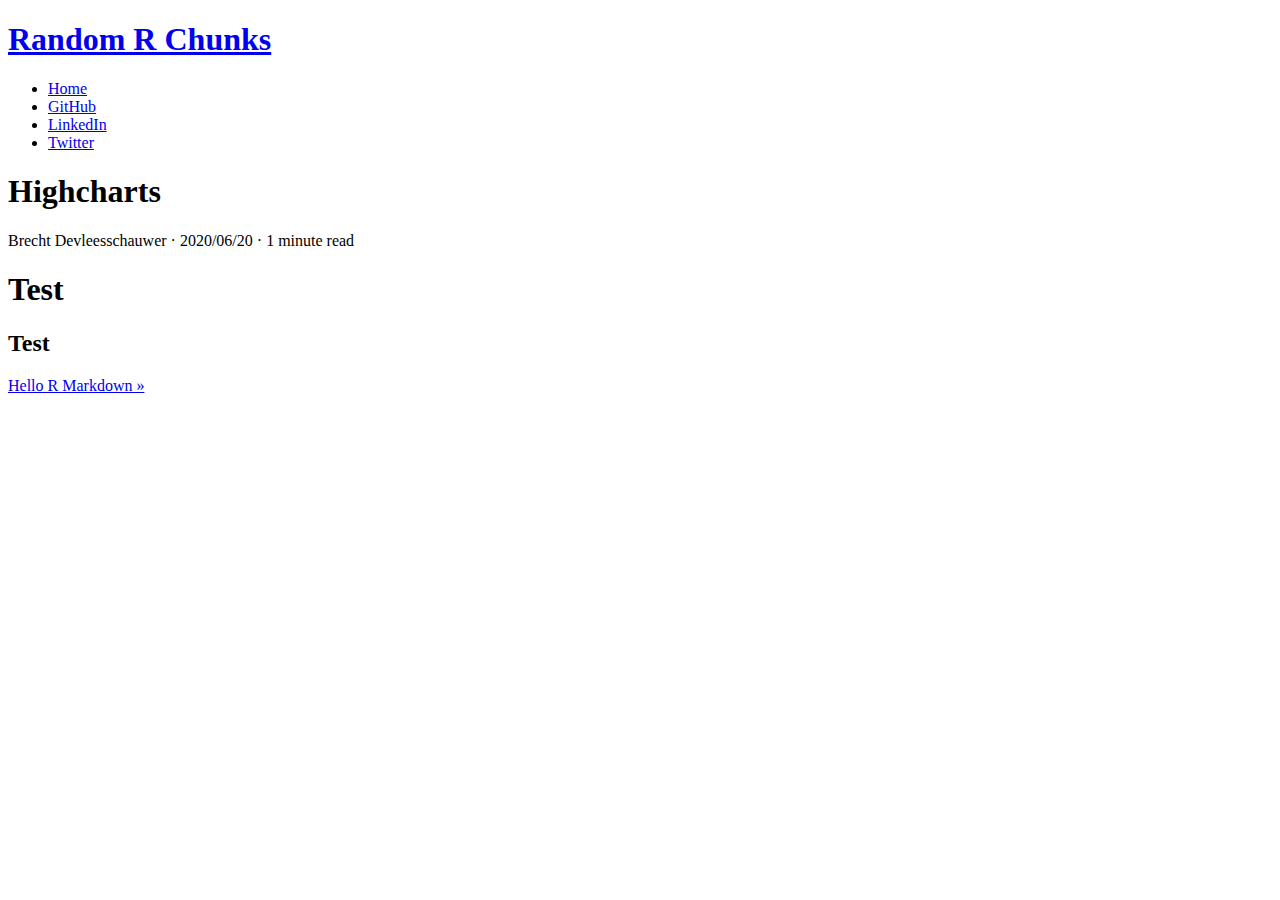
<file: docs/highcharts/index.html>
<!DOCTYPE html>
<html lang="en">
<head>
  <meta charset="utf-8">
  <meta http-equiv="X-UA-Compatible" content="chrome=1">
  <meta name="HandheldFriendly" content="True">
  <meta name="MobileOptimized" content="320">
  <meta name="viewport" content="width=device-width, initial-scale=1.0">
  <meta name="referrer" content="no-referrer">
  

  <link rel="icon" type="image/png" href="https://brechtdv.github.io/favicon.png">

  <title>
    
    
     Highcharts 
    
  </title>
  <link rel="canonical" href="https://brechtdv.github.io/highcharts/">

  <link rel="stylesheet" href="https://brechtdv.github.io/css/fonts.css" />
  <link rel="stylesheet" href="https://brechtdv.github.io/css/style.css" />

  
</head>

<body>
<section id=nav>
  <h1><a href="https://brechtdv.github.io/">Random R Chunks</a></h1>
  <ul>
    
    <li><a href="https://brecht.cbra.be">Home</a></li>
    
    <li><a href="https://github.com/brechtdv">GitHub</a></li>
    
    <li><a href="https://www.linkedin.com/in/brecht-devleesschauwer">LinkedIn</a></li>
    
    <li><a href="https://twitter.com/brechtdv">Twitter</a></li>
    
  </ul>
</section>


<section id=content>
  <h1> Highcharts </h1>

  <div id=sub-header>
    Brecht Devleesschauwer · 2020/06/20 · 1 minute read
  </div>

  <div class="entry-content">
    


<div id="test" class="section level1">
<h1>Test</h1>
<div id="test-1" class="section level2">
<h2>Test</h2>
</div>
</div>

  </div>

  <div id=links>
    
    
      <a class="basic-alignment left" href="https://brechtdv.github.io/2015-07-23-r-rmarkdown/">Hello R Markdown &raquo;</a>
    
  </div>
</section>

<section id="comments">
<div id="disqus_thread"></div>
<script type="text/javascript">

(function() {
      
      
      if (window.location.hostname == "localhost")
                return;

      var dsq = document.createElement('script'); dsq.type = 'text/javascript'; dsq.async = true;
      var disqus_shortname = '';
      dsq.src = '//' + disqus_shortname + '.disqus.com/embed.js';
      (document.getElementsByTagName('head')[0] || document.getElementsByTagName('body')[0]).appendChild(dsq);
})();
</script>
<noscript>Please enable JavaScript to view the <a href="https://disqus.com/?ref_noscript">comments powered by Disqus.</a></noscript>
</section>


  
  


</body>
</html>
</file>
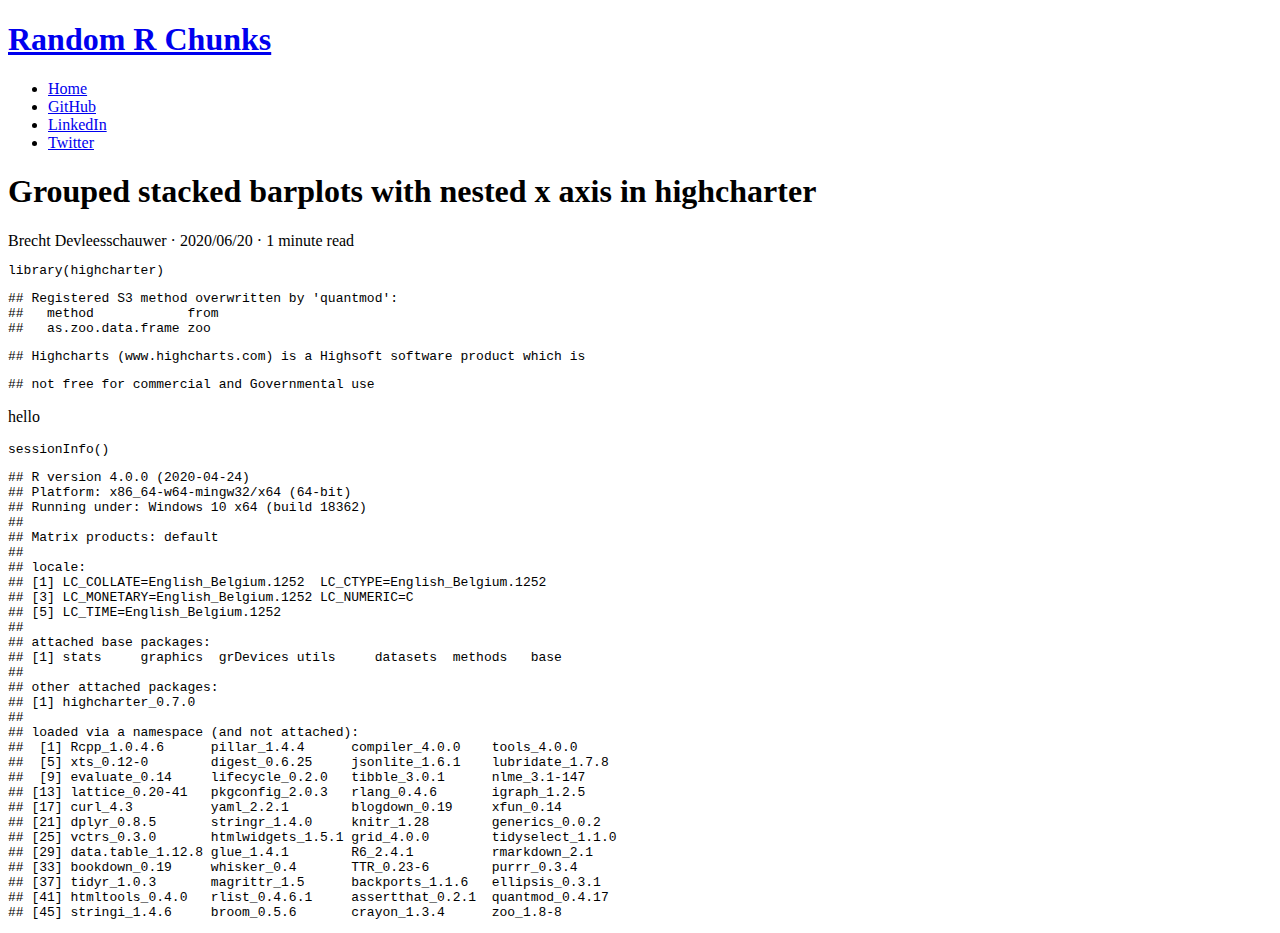
<file: docs/post/grouped-stacked-barplots-with-nested-x-axis-in-highcharter/index.html>
<!DOCTYPE html>
<html lang="en">
<head>
  <meta charset="utf-8">
  <meta http-equiv="X-UA-Compatible" content="chrome=1">
  <meta name="HandheldFriendly" content="True">
  <meta name="MobileOptimized" content="320">
  <meta name="viewport" content="width=device-width, initial-scale=1.0">
  <meta name="referrer" content="no-referrer">
  

  <link rel="icon" type="image/png" href="https://brechtdv.github.io/random/favicon.png">

  <title>
    
    
     Grouped stacked barplots with nested x axis in highcharter 
    
  </title>
  <link rel="canonical" href="https://brechtdv.github.io/random/post/grouped-stacked-barplots-with-nested-x-axis-in-highcharter/">

  <link rel="stylesheet" href="https://brechtdv.github.io/random/css/fonts.css" />
  <link rel="stylesheet" href="https://brechtdv.github.io/random/css/style.css" />

  
</head>

<body>
<section id=nav>
  <h1><a href="https://brechtdv.github.io/random/">Random R Chunks</a></h1>
  <ul>
    
    <li><a href="https://brechtdv.github.io/random/">Home</a></li>
    
    <li><a href="https://github.com/brechtdv">GitHub</a></li>
    
    <li><a href="https://www.linkedin.com/in/brecht-devleesschauwer">LinkedIn</a></li>
    
    <li><a href="https://twitter.com/brechtdv">Twitter</a></li>
    
  </ul>
</section>


<section id=content>
  <h1> Grouped stacked barplots with nested x axis in highcharter </h1>

  <div id=sub-header>
    Brecht Devleesschauwer · 2020/06/20 · 1 minute read
  </div>

  <div class="entry-content">
    


<pre class="r"><code>library(highcharter)</code></pre>
<pre><code>## Registered S3 method overwritten by &#39;quantmod&#39;:
##   method            from
##   as.zoo.data.frame zoo</code></pre>
<pre><code>## Highcharts (www.highcharts.com) is a Highsoft software product which is</code></pre>
<pre><code>## not free for commercial and Governmental use</code></pre>
<p>hello</p>
<pre class="r"><code>sessionInfo()</code></pre>
<pre><code>## R version 4.0.0 (2020-04-24)
## Platform: x86_64-w64-mingw32/x64 (64-bit)
## Running under: Windows 10 x64 (build 18362)
## 
## Matrix products: default
## 
## locale:
## [1] LC_COLLATE=English_Belgium.1252  LC_CTYPE=English_Belgium.1252   
## [3] LC_MONETARY=English_Belgium.1252 LC_NUMERIC=C                    
## [5] LC_TIME=English_Belgium.1252    
## 
## attached base packages:
## [1] stats     graphics  grDevices utils     datasets  methods   base     
## 
## other attached packages:
## [1] highcharter_0.7.0
## 
## loaded via a namespace (and not attached):
##  [1] Rcpp_1.0.4.6      pillar_1.4.4      compiler_4.0.0    tools_4.0.0      
##  [5] xts_0.12-0        digest_0.6.25     jsonlite_1.6.1    lubridate_1.7.8  
##  [9] evaluate_0.14     lifecycle_0.2.0   tibble_3.0.1      nlme_3.1-147     
## [13] lattice_0.20-41   pkgconfig_2.0.3   rlang_0.4.6       igraph_1.2.5     
## [17] curl_4.3          yaml_2.2.1        blogdown_0.19     xfun_0.14        
## [21] dplyr_0.8.5       stringr_1.4.0     knitr_1.28        generics_0.0.2   
## [25] vctrs_0.3.0       htmlwidgets_1.5.1 grid_4.0.0        tidyselect_1.1.0 
## [29] data.table_1.12.8 glue_1.4.1        R6_2.4.1          rmarkdown_2.1    
## [33] bookdown_0.19     whisker_0.4       TTR_0.23-6        purrr_0.3.4      
## [37] tidyr_1.0.3       magrittr_1.5      backports_1.1.6   ellipsis_0.3.1   
## [41] htmltools_0.4.0   rlist_0.4.6.1     assertthat_0.2.1  quantmod_0.4.17  
## [45] stringi_1.4.6     broom_0.5.6       crayon_1.3.4      zoo_1.8-8</code></pre>

  </div>

  <div id=links>
    
    
  </div>
</section>

<section id="comments">
<div id="disqus_thread"></div>
<script type="text/javascript">

(function() {
      
      
      if (window.location.hostname == "localhost")
                return;

      var dsq = document.createElement('script'); dsq.type = 'text/javascript'; dsq.async = true;
      var disqus_shortname = '';
      dsq.src = '//' + disqus_shortname + '.disqus.com/embed.js';
      (document.getElementsByTagName('head')[0] || document.getElementsByTagName('body')[0]).appendChild(dsq);
})();
</script>
<noscript>Please enable JavaScript to view the <a href="https://disqus.com/?ref_noscript">comments powered by Disqus.</a></noscript>
</section>


  
  


</body>
</html>
</file>
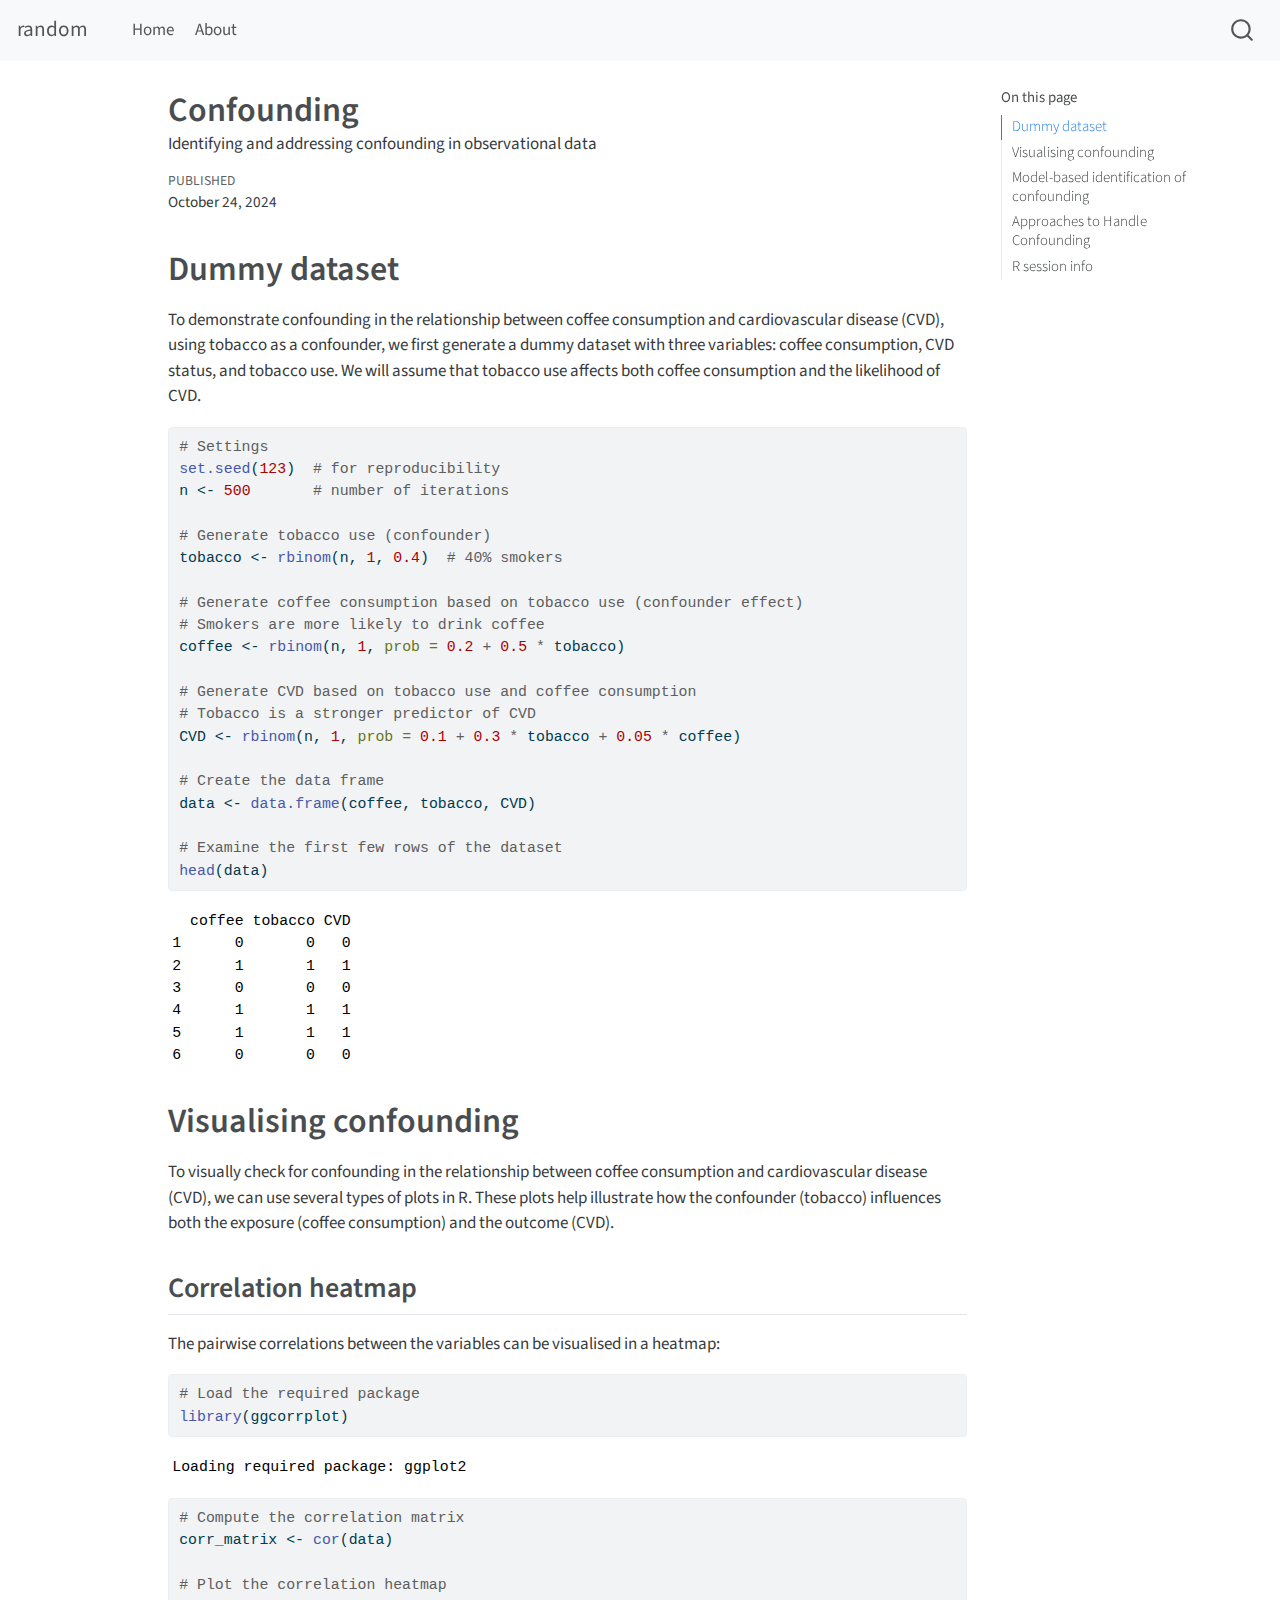
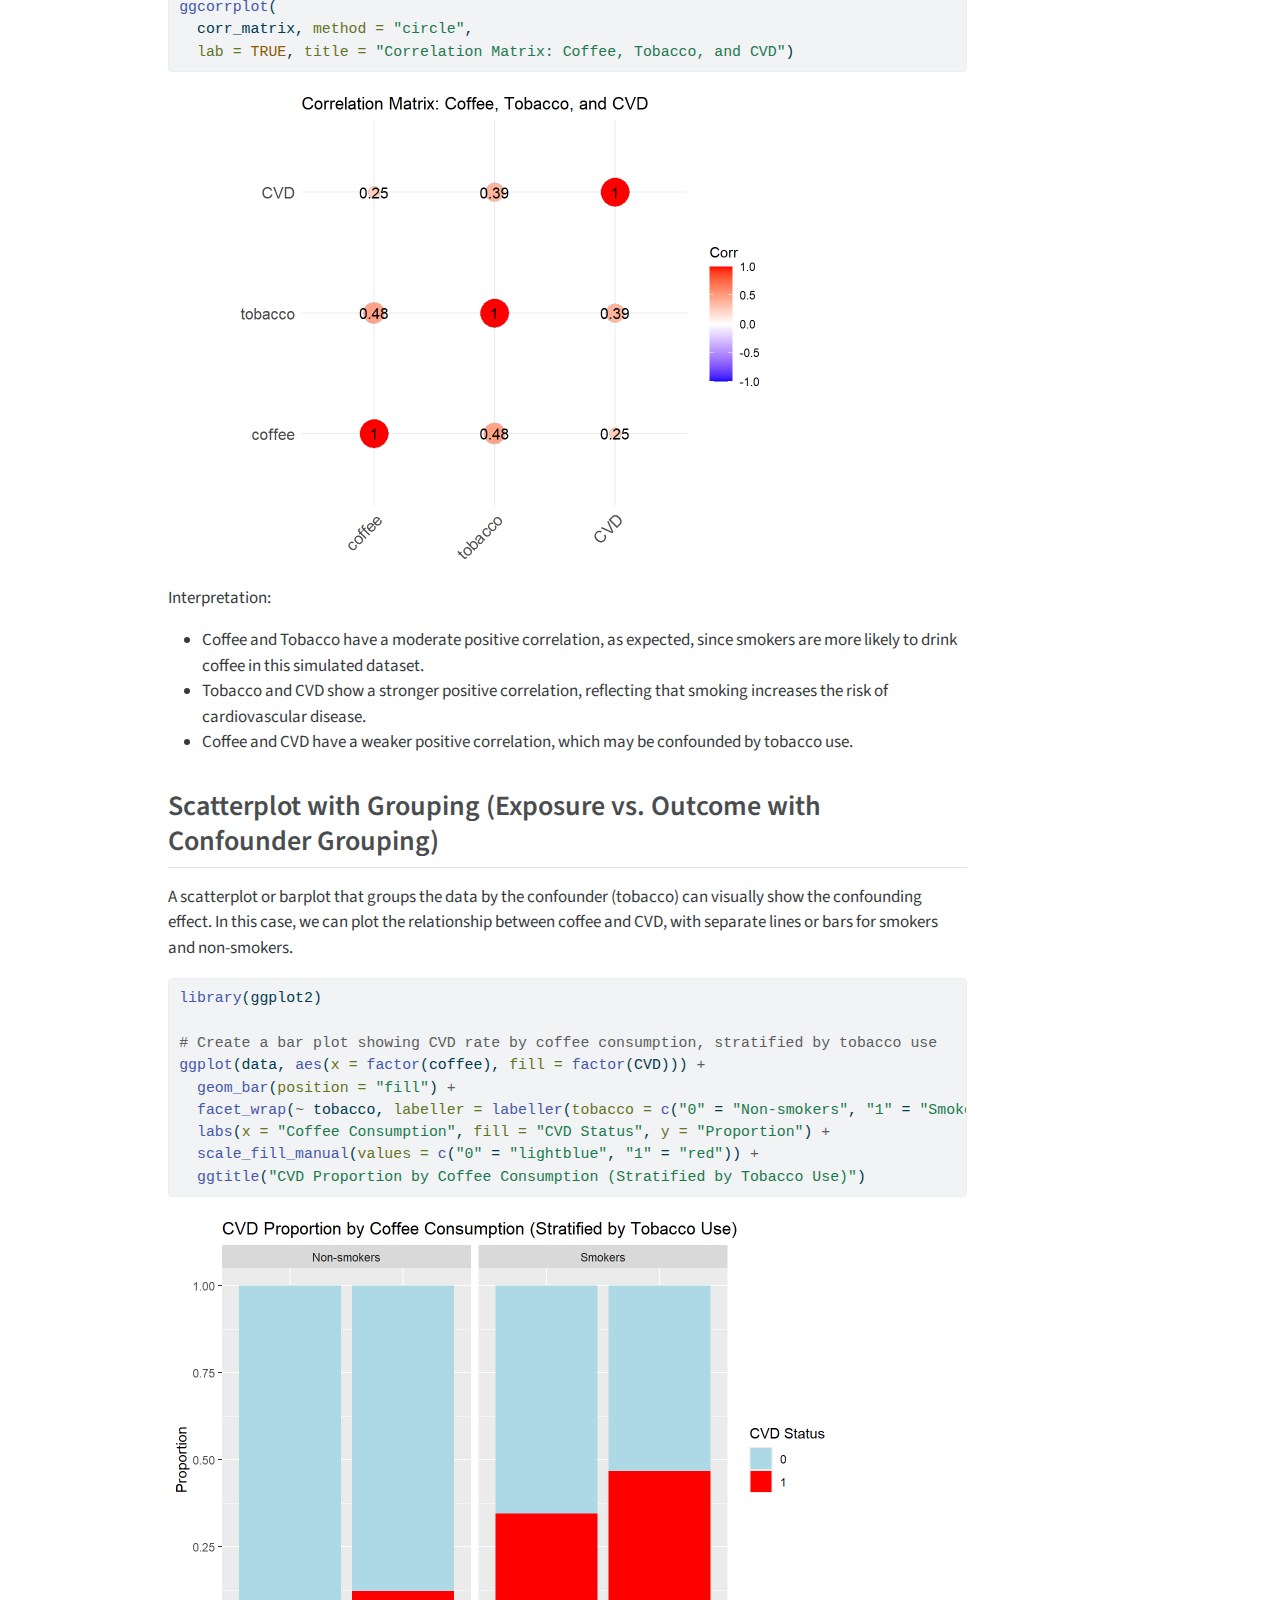
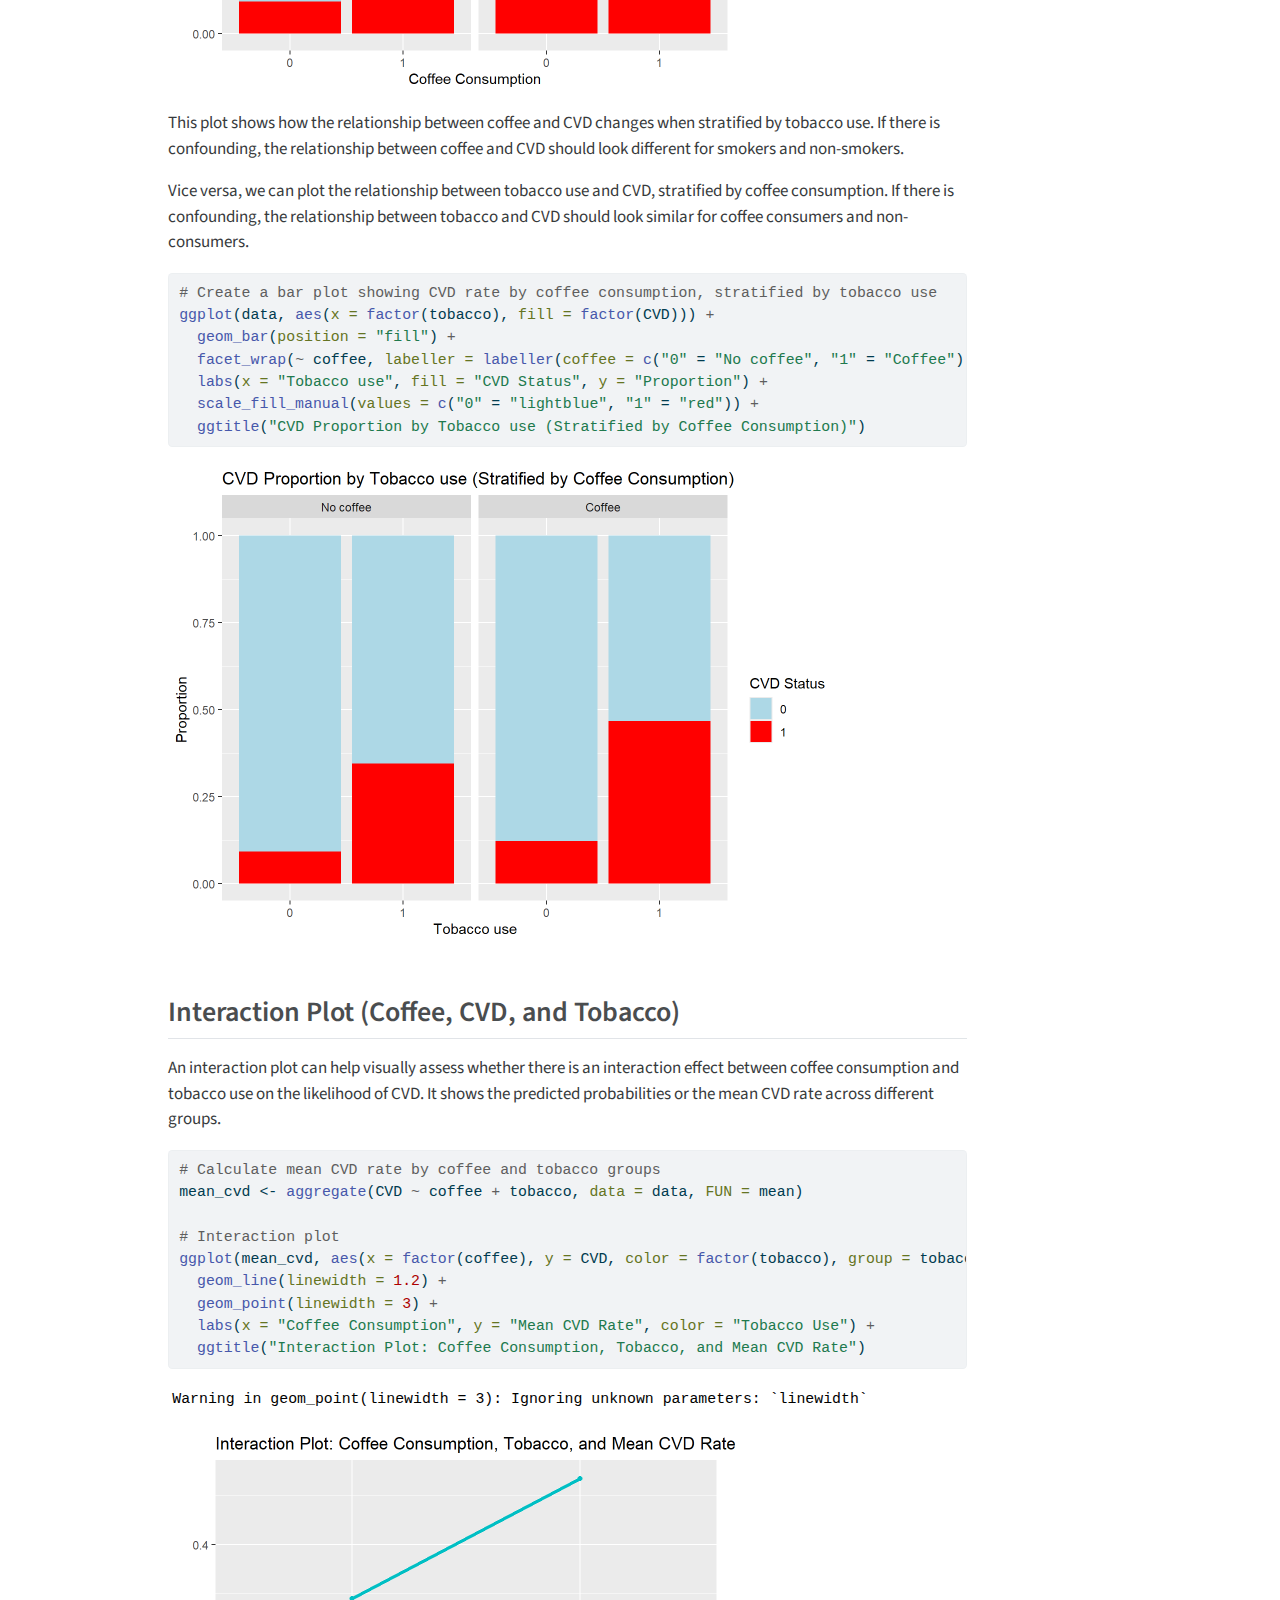
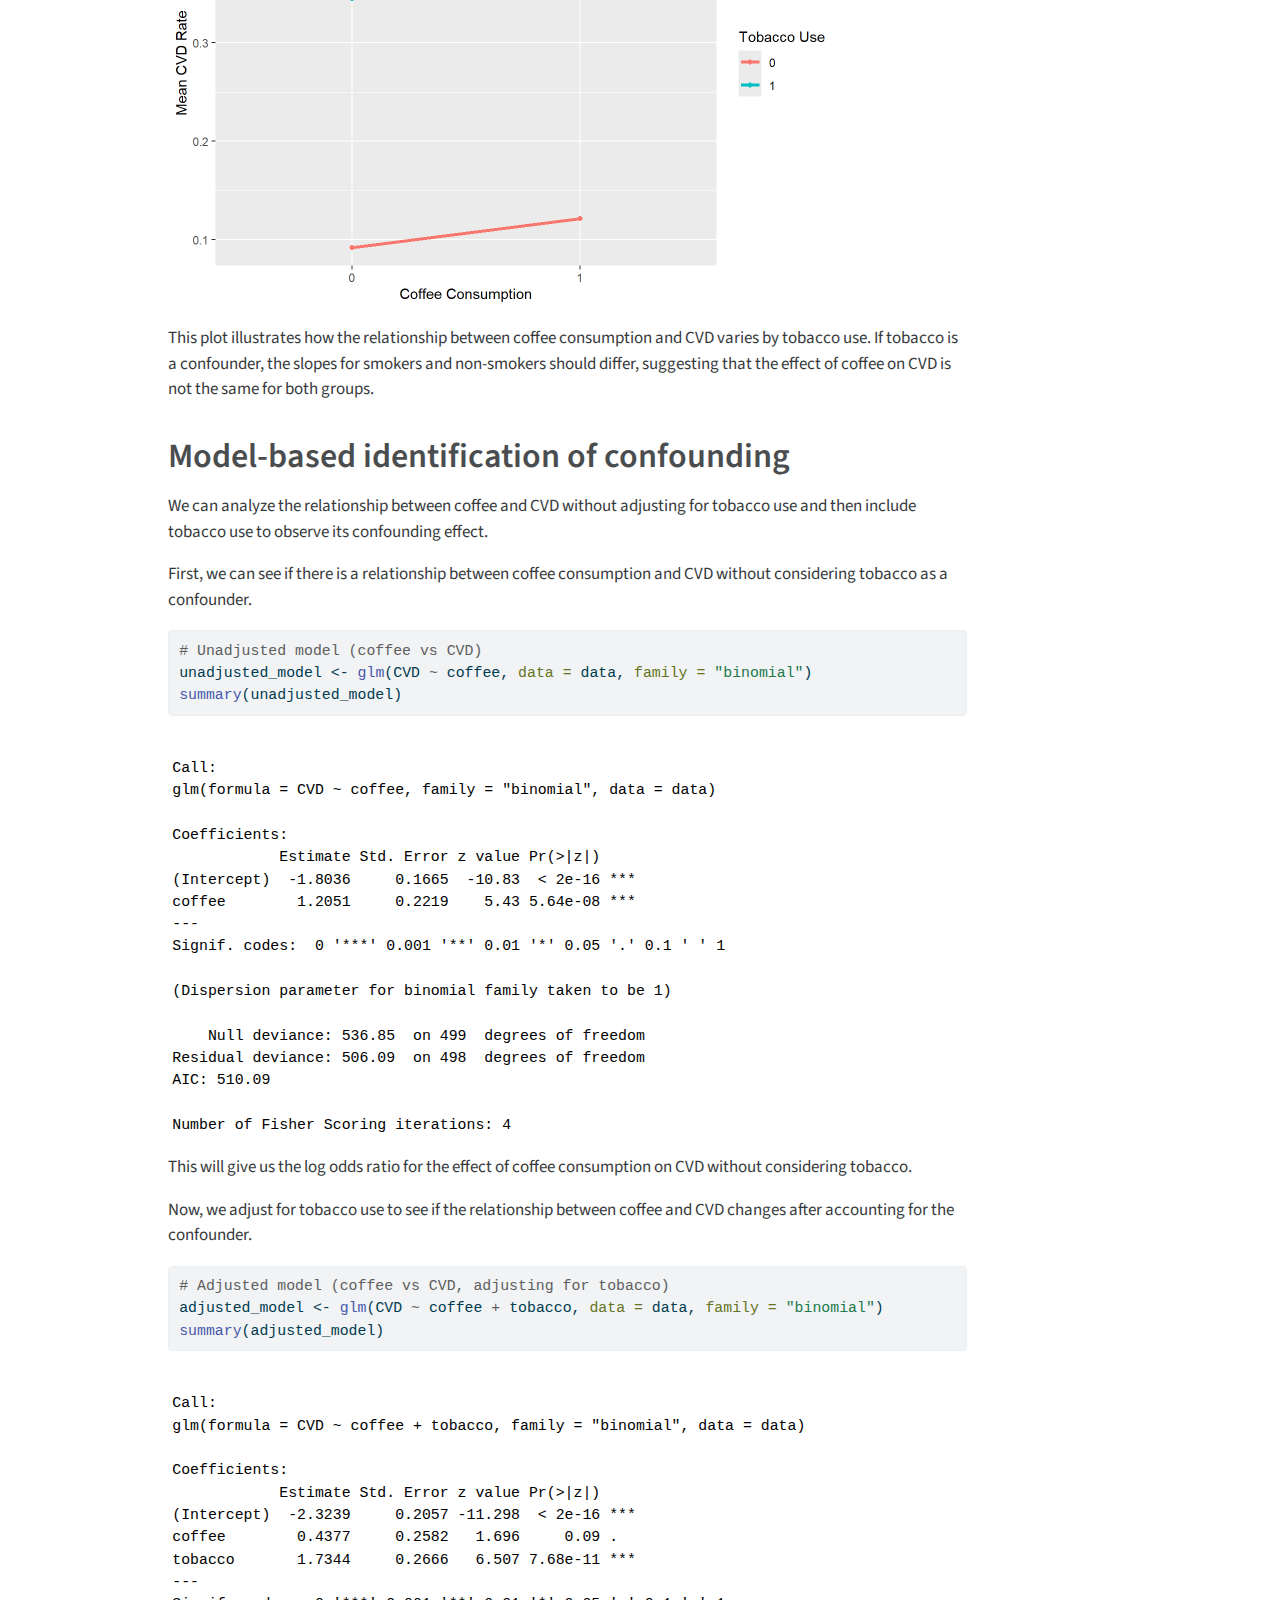
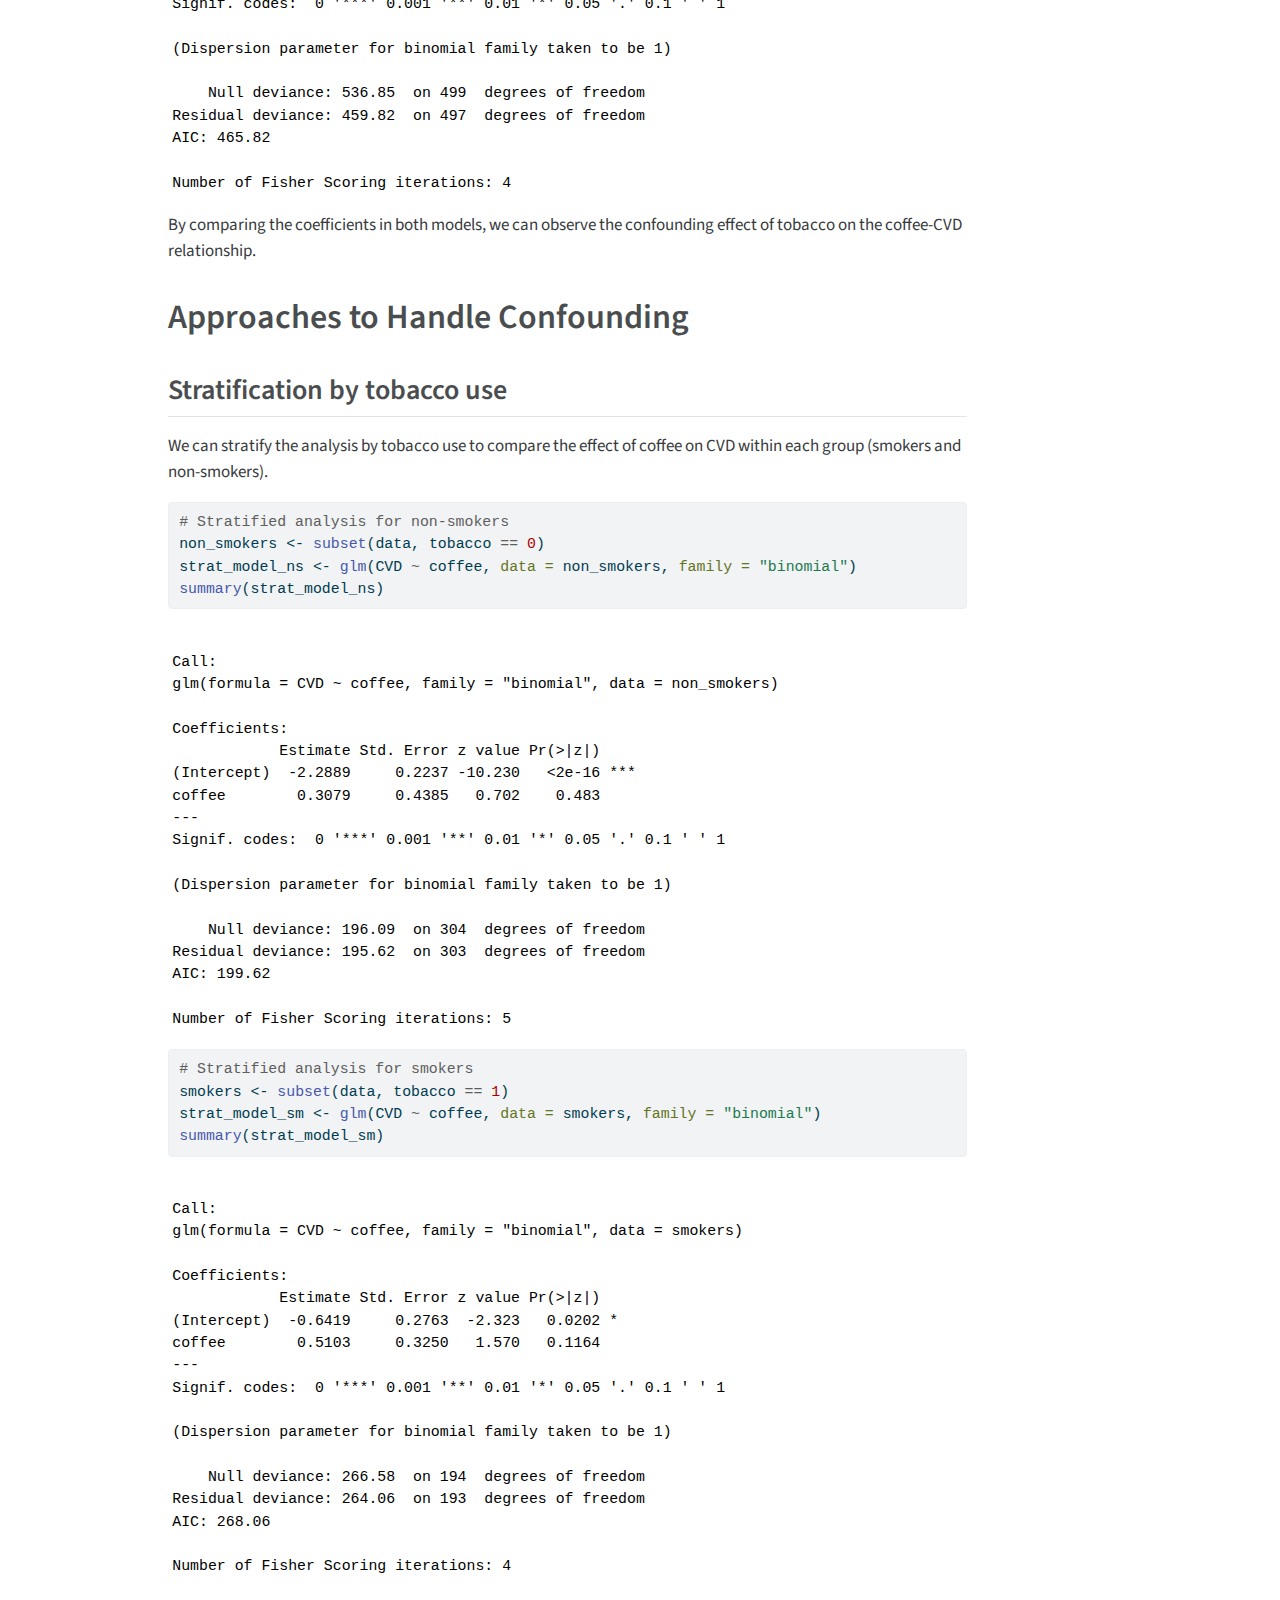
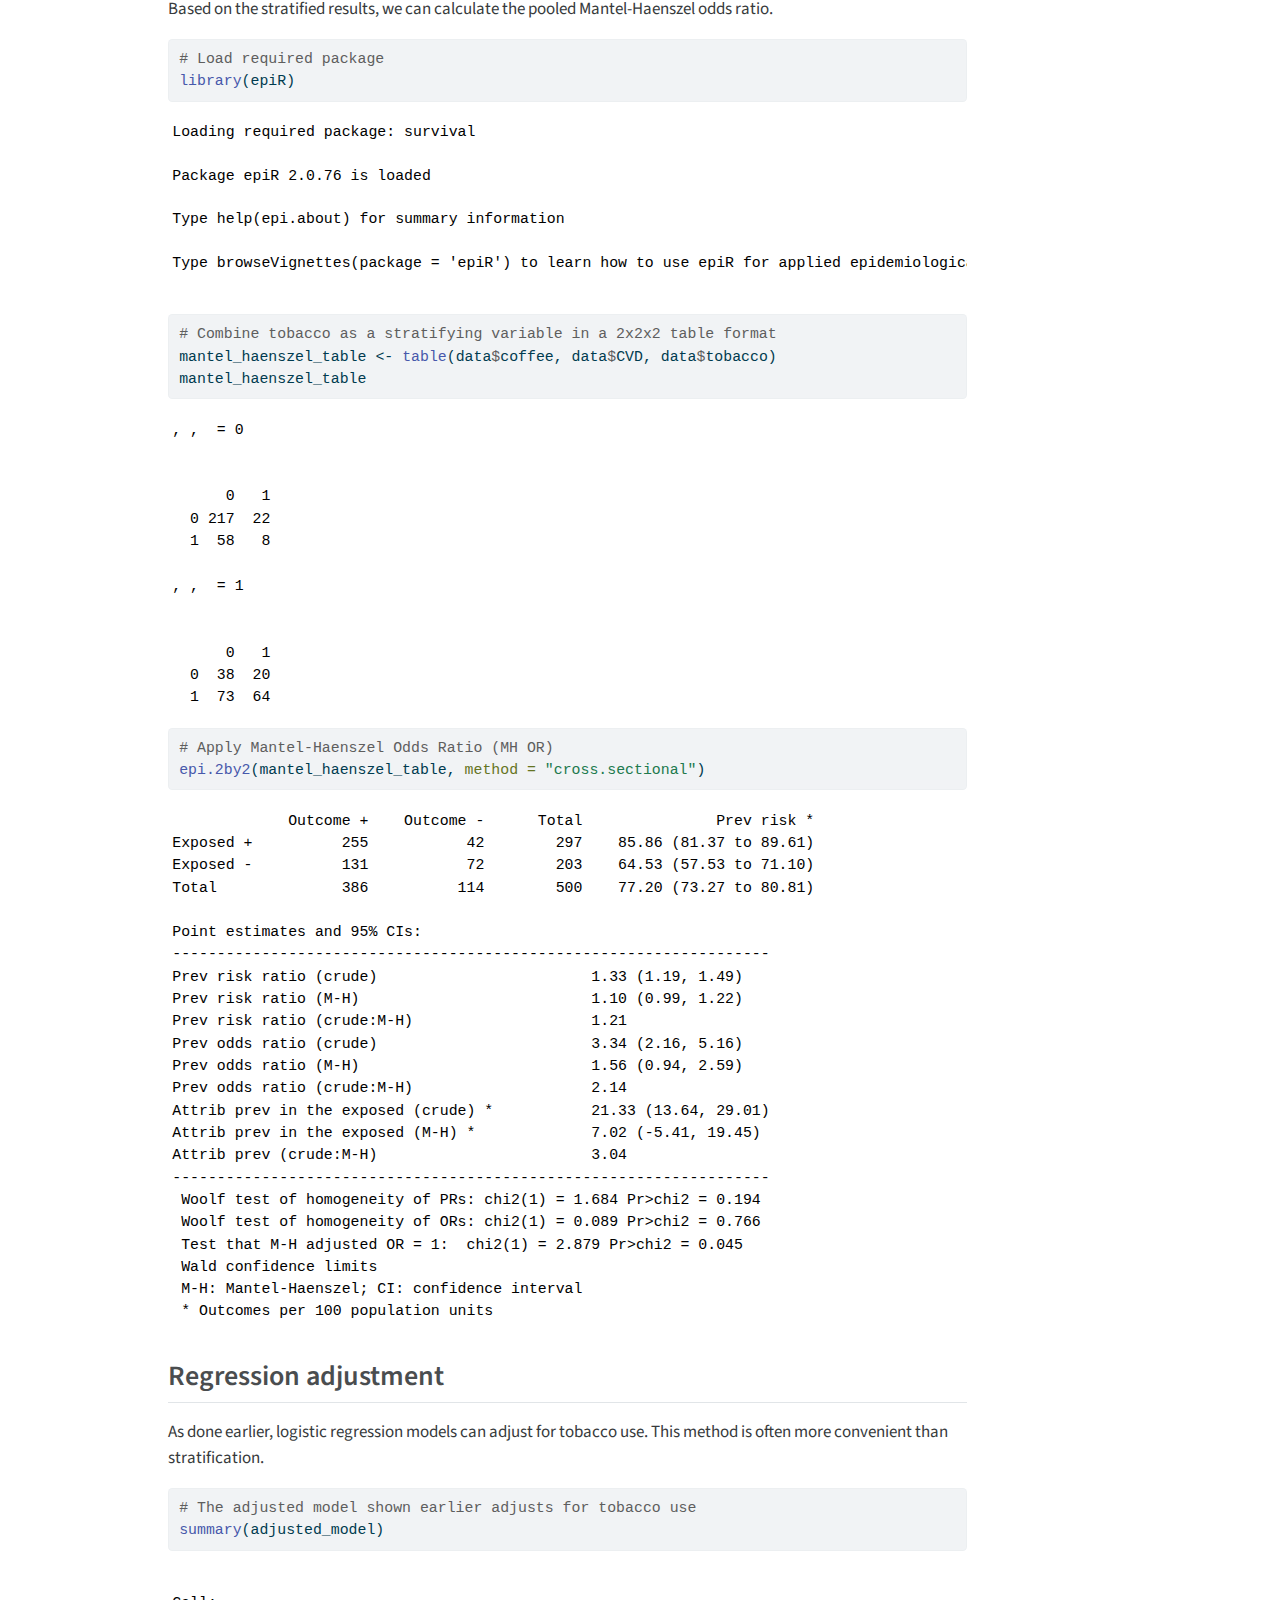
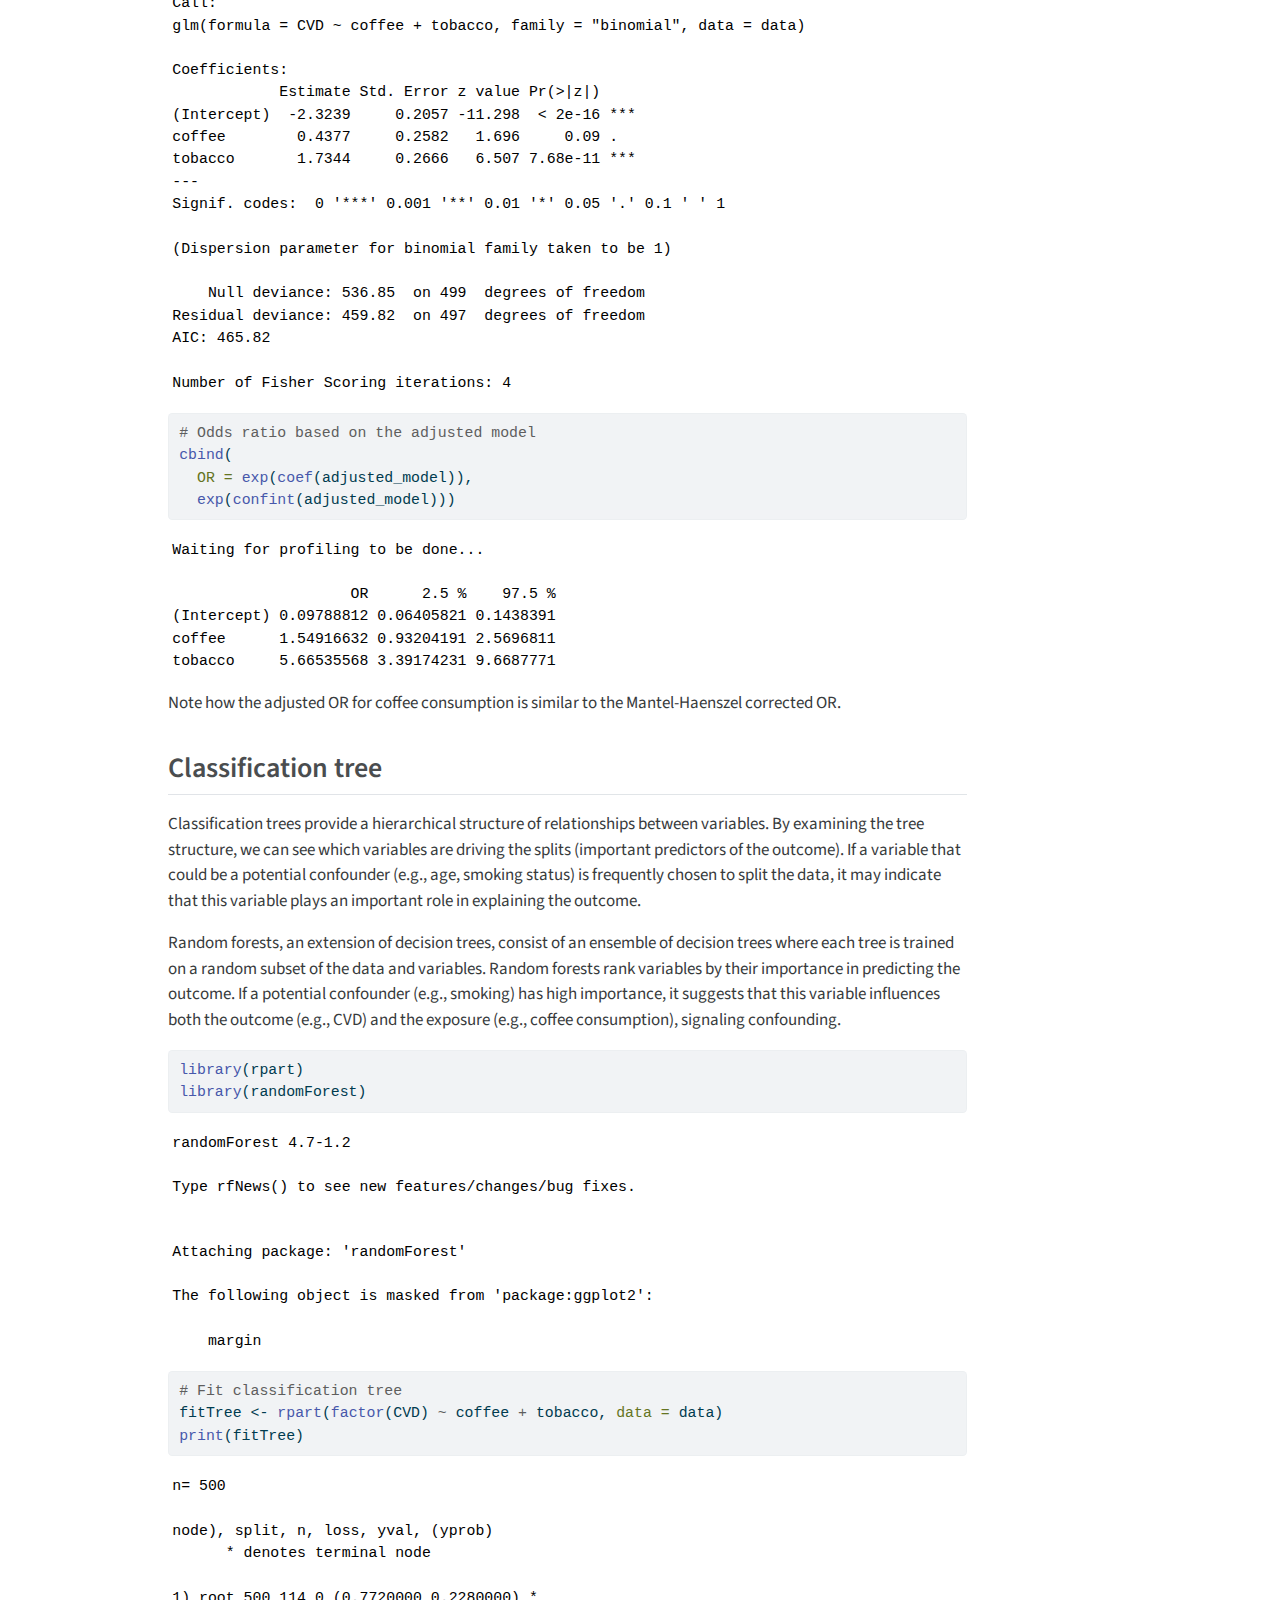
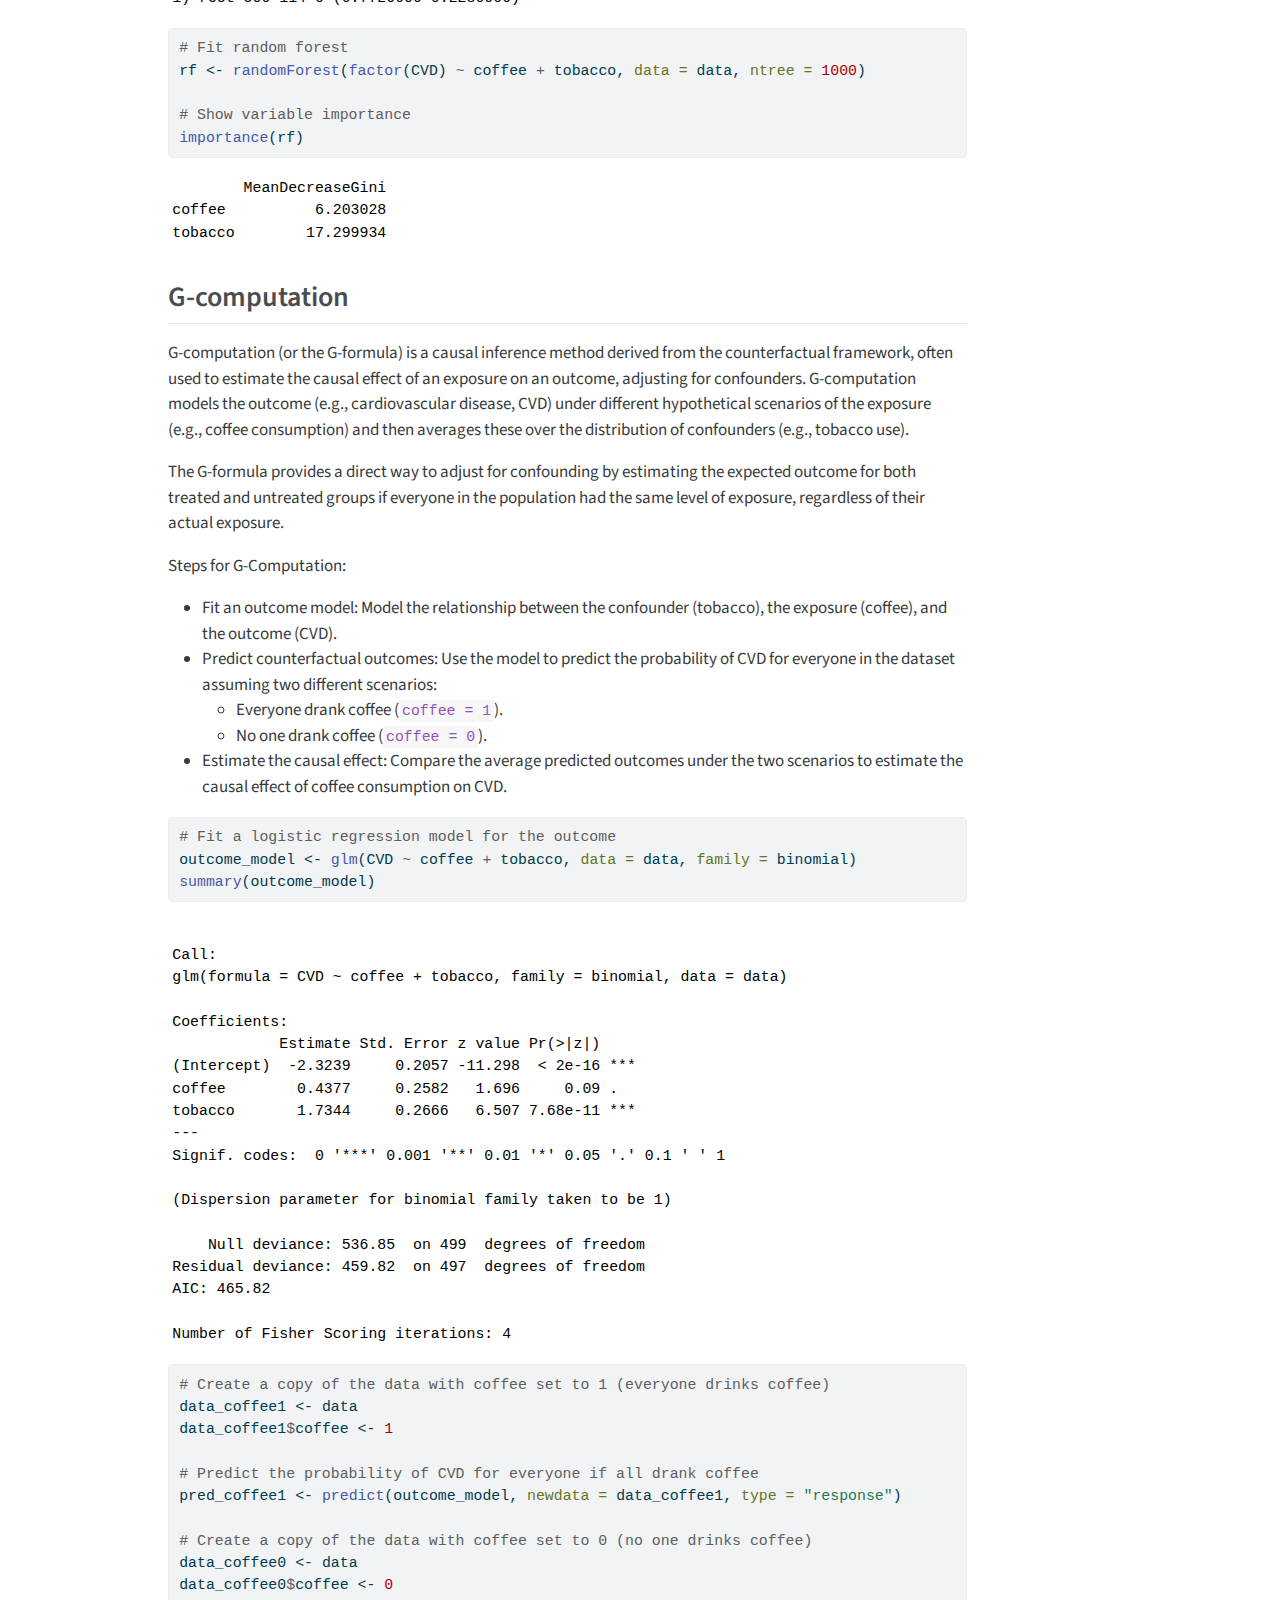
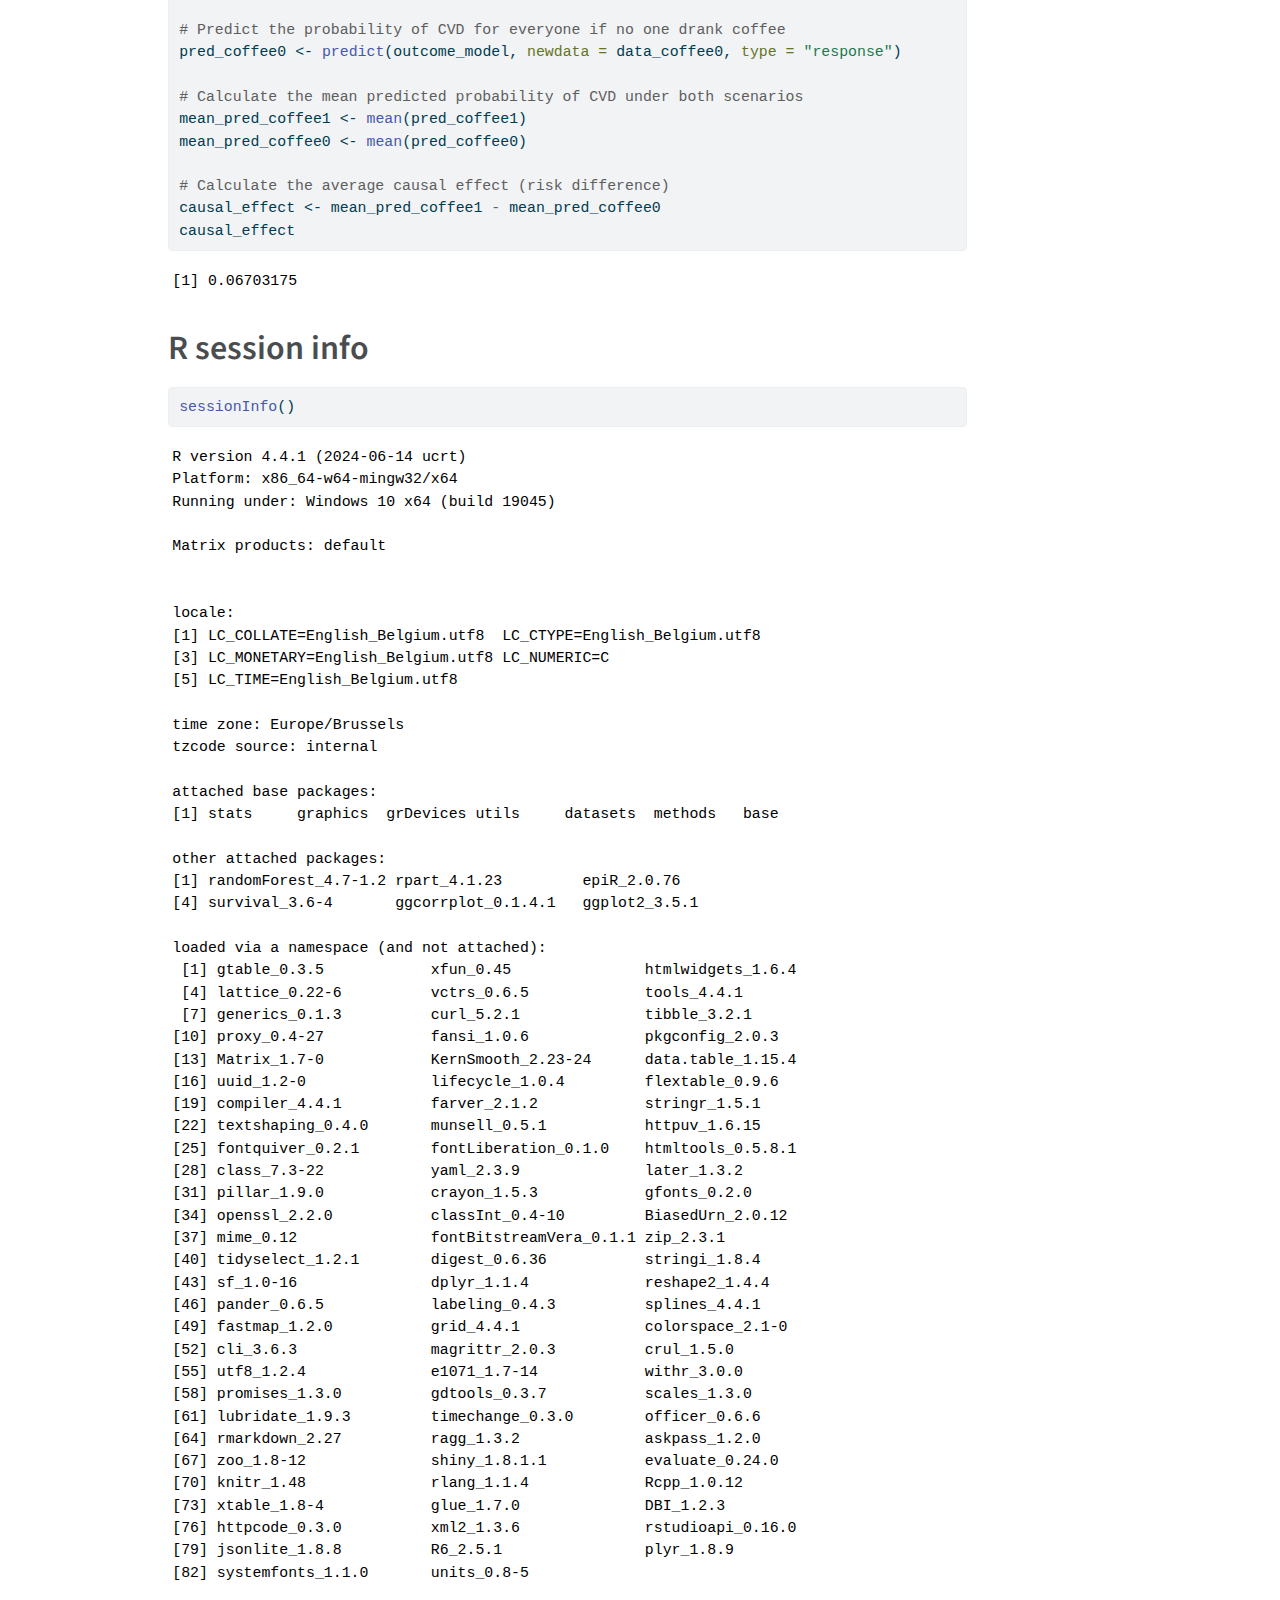
<file: docs/posts/epi-confounding/index.html>
<!DOCTYPE html>
<html xmlns="http://www.w3.org/1999/xhtml" lang="en" xml:lang="en"><head>

<meta charset="utf-8">
<meta name="generator" content="quarto-1.3.353">

<meta name="viewport" content="width=device-width, initial-scale=1.0, user-scalable=yes">

<meta name="dcterms.date" content="2024-10-24">
<meta name="description" content="Identifying and addressing confounding in observational data">

<title>random - Confounding</title>
<style>
code{white-space: pre-wrap;}
span.smallcaps{font-variant: small-caps;}
div.columns{display: flex; gap: min(4vw, 1.5em);}
div.column{flex: auto; overflow-x: auto;}
div.hanging-indent{margin-left: 1.5em; text-indent: -1.5em;}
ul.task-list{list-style: none;}
ul.task-list li input[type="checkbox"] {
  width: 0.8em;
  margin: 0 0.8em 0.2em -1em; /* quarto-specific, see https://github.com/quarto-dev/quarto-cli/issues/4556 */ 
  vertical-align: middle;
}
/* CSS for syntax highlighting */
pre > code.sourceCode { white-space: pre; position: relative; }
pre > code.sourceCode > span { display: inline-block; line-height: 1.25; }
pre > code.sourceCode > span:empty { height: 1.2em; }
.sourceCode { overflow: visible; }
code.sourceCode > span { color: inherit; text-decoration: inherit; }
div.sourceCode { margin: 1em 0; }
pre.sourceCode { margin: 0; }
@media screen {
div.sourceCode { overflow: auto; }
}
@media print {
pre > code.sourceCode { white-space: pre-wrap; }
pre > code.sourceCode > span { text-indent: -5em; padding-left: 5em; }
}
pre.numberSource code
  { counter-reset: source-line 0; }
pre.numberSource code > span
  { position: relative; left: -4em; counter-increment: source-line; }
pre.numberSource code > span > a:first-child::before
  { content: counter(source-line);
    position: relative; left: -1em; text-align: right; vertical-align: baseline;
    border: none; display: inline-block;
    -webkit-touch-callout: none; -webkit-user-select: none;
    -khtml-user-select: none; -moz-user-select: none;
    -ms-user-select: none; user-select: none;
    padding: 0 4px; width: 4em;
  }
pre.numberSource { margin-left: 3em;  padding-left: 4px; }
div.sourceCode
  {   }
@media screen {
pre > code.sourceCode > span > a:first-child::before { text-decoration: underline; }
}
</style>


<script src="../../site_libs/quarto-nav/quarto-nav.js"></script>
<script src="../../site_libs/quarto-nav/headroom.min.js"></script>
<script src="../../site_libs/clipboard/clipboard.min.js"></script>
<script src="../../site_libs/quarto-search/autocomplete.umd.js"></script>
<script src="../../site_libs/quarto-search/fuse.min.js"></script>
<script src="../../site_libs/quarto-search/quarto-search.js"></script>
<meta name="quarto:offset" content="../../">
<script src="../../site_libs/quarto-html/quarto.js"></script>
<script src="../../site_libs/quarto-html/popper.min.js"></script>
<script src="../../site_libs/quarto-html/tippy.umd.min.js"></script>
<script src="../../site_libs/quarto-html/anchor.min.js"></script>
<link href="../../site_libs/quarto-html/tippy.css" rel="stylesheet">
<link href="../../site_libs/quarto-html/quarto-syntax-highlighting.css" rel="stylesheet" id="quarto-text-highlighting-styles">
<script src="../../site_libs/bootstrap/bootstrap.min.js"></script>
<link href="../../site_libs/bootstrap/bootstrap-icons.css" rel="stylesheet">
<link href="../../site_libs/bootstrap/bootstrap.min.css" rel="stylesheet" id="quarto-bootstrap" data-mode="light">
<script id="quarto-search-options" type="application/json">{
  "location": "navbar",
  "copy-button": false,
  "collapse-after": 3,
  "panel-placement": "end",
  "type": "overlay",
  "limit": 20,
  "language": {
    "search-no-results-text": "No results",
    "search-matching-documents-text": "matching documents",
    "search-copy-link-title": "Copy link to search",
    "search-hide-matches-text": "Hide additional matches",
    "search-more-match-text": "more match in this document",
    "search-more-matches-text": "more matches in this document",
    "search-clear-button-title": "Clear",
    "search-detached-cancel-button-title": "Cancel",
    "search-submit-button-title": "Submit"
  }
}</script>


<link rel="stylesheet" href="../../styles.css">
</head>

<body class="nav-fixed">

<div id="quarto-search-results"></div>
  <header id="quarto-header" class="headroom fixed-top">
    <nav class="navbar navbar-expand-lg navbar-dark ">
      <div class="navbar-container container-fluid">
      <div class="navbar-brand-container">
    <a class="navbar-brand" href="../../index.html">
    <span class="navbar-title">random</span>
    </a>
  </div>
            <div id="quarto-search" class="" title="Search"></div>
          <button class="navbar-toggler" type="button" data-bs-toggle="collapse" data-bs-target="#navbarCollapse" aria-controls="navbarCollapse" aria-expanded="false" aria-label="Toggle navigation" onclick="if (window.quartoToggleHeadroom) { window.quartoToggleHeadroom(); }">
  <span class="navbar-toggler-icon"></span>
</button>
          <div class="collapse navbar-collapse" id="navbarCollapse">
            <ul class="navbar-nav navbar-nav-scroll me-auto">
  <li class="nav-item">
    <a class="nav-link" href="../../index.html" rel="" target="">
 <span class="menu-text">Home</span></a>
  </li>  
  <li class="nav-item">
    <a class="nav-link" href="../../about.html" rel="" target="">
 <span class="menu-text">About</span></a>
  </li>  
</ul>
            <div class="quarto-navbar-tools ms-auto">
</div>
          </div> <!-- /navcollapse -->
      </div> <!-- /container-fluid -->
    </nav>
</header>
<!-- content -->
<div id="quarto-content" class="quarto-container page-columns page-rows-contents page-layout-article page-navbar">
<!-- sidebar -->
<!-- margin-sidebar -->
    <div id="quarto-margin-sidebar" class="sidebar margin-sidebar">
        <nav id="TOC" role="doc-toc" class="toc-active">
    <h2 id="toc-title">On this page</h2>
   
  <ul>
  <li><a href="#dummy-dataset" id="toc-dummy-dataset" class="nav-link active" data-scroll-target="#dummy-dataset">Dummy dataset</a></li>
  <li><a href="#visualising-confounding" id="toc-visualising-confounding" class="nav-link" data-scroll-target="#visualising-confounding">Visualising confounding</a>
  <ul class="collapse">
  <li><a href="#correlation-heatmap" id="toc-correlation-heatmap" class="nav-link" data-scroll-target="#correlation-heatmap">Correlation heatmap</a></li>
  <li><a href="#scatterplot-with-grouping-exposure-vs.-outcome-with-confounder-grouping" id="toc-scatterplot-with-grouping-exposure-vs.-outcome-with-confounder-grouping" class="nav-link" data-scroll-target="#scatterplot-with-grouping-exposure-vs.-outcome-with-confounder-grouping">Scatterplot with Grouping (Exposure vs.&nbsp;Outcome with Confounder Grouping)</a></li>
  <li><a href="#interaction-plot-coffee-cvd-and-tobacco" id="toc-interaction-plot-coffee-cvd-and-tobacco" class="nav-link" data-scroll-target="#interaction-plot-coffee-cvd-and-tobacco">Interaction Plot (Coffee, CVD, and Tobacco)</a></li>
  </ul></li>
  <li><a href="#model-based-identification-of-confounding" id="toc-model-based-identification-of-confounding" class="nav-link" data-scroll-target="#model-based-identification-of-confounding">Model-based identification of confounding</a></li>
  <li><a href="#approaches-to-handle-confounding" id="toc-approaches-to-handle-confounding" class="nav-link" data-scroll-target="#approaches-to-handle-confounding">Approaches to Handle Confounding</a>
  <ul class="collapse">
  <li><a href="#stratification-by-tobacco-use" id="toc-stratification-by-tobacco-use" class="nav-link" data-scroll-target="#stratification-by-tobacco-use">Stratification by tobacco use</a></li>
  <li><a href="#regression-adjustment" id="toc-regression-adjustment" class="nav-link" data-scroll-target="#regression-adjustment">Regression adjustment</a></li>
  <li><a href="#classification-tree" id="toc-classification-tree" class="nav-link" data-scroll-target="#classification-tree">Classification tree</a></li>
  <li><a href="#g-computation" id="toc-g-computation" class="nav-link" data-scroll-target="#g-computation">G-computation</a></li>
  </ul></li>
  <li><a href="#r-session-info" id="toc-r-session-info" class="nav-link" data-scroll-target="#r-session-info">R session info</a></li>
  </ul>
</nav>
    </div>
<!-- main -->
<main class="content" id="quarto-document-content">

<header id="title-block-header" class="quarto-title-block default">
<div class="quarto-title">
<h1 class="title">Confounding</h1>
</div>

<div>
  <div class="description">
    Identifying and addressing confounding in observational data
  </div>
</div>


<div class="quarto-title-meta">

    
    <div>
    <div class="quarto-title-meta-heading">Published</div>
    <div class="quarto-title-meta-contents">
      <p class="date">October 24, 2024</p>
    </div>
  </div>
  
    
  </div>
  

</header>

<section id="dummy-dataset" class="level1">
<h1>Dummy dataset</h1>
<p>To demonstrate confounding in the relationship between coffee consumption and cardiovascular disease (CVD), using tobacco as a confounder, we first generate a dummy dataset with three variables: coffee consumption, CVD status, and tobacco use. We will assume that tobacco use affects both coffee consumption and the likelihood of CVD.</p>
<div class="cell">
<div class="sourceCode cell-code" id="cb1"><pre class="sourceCode r code-with-copy"><code class="sourceCode r"><span id="cb1-1"><a href="#cb1-1" aria-hidden="true" tabindex="-1"></a><span class="co"># Settings</span></span>
<span id="cb1-2"><a href="#cb1-2" aria-hidden="true" tabindex="-1"></a><span class="fu">set.seed</span>(<span class="dv">123</span>)  <span class="co"># for reproducibility</span></span>
<span id="cb1-3"><a href="#cb1-3" aria-hidden="true" tabindex="-1"></a>n <span class="ot">&lt;-</span> <span class="dv">500</span>       <span class="co"># number of iterations</span></span>
<span id="cb1-4"><a href="#cb1-4" aria-hidden="true" tabindex="-1"></a></span>
<span id="cb1-5"><a href="#cb1-5" aria-hidden="true" tabindex="-1"></a><span class="co"># Generate tobacco use (confounder)</span></span>
<span id="cb1-6"><a href="#cb1-6" aria-hidden="true" tabindex="-1"></a>tobacco <span class="ot">&lt;-</span> <span class="fu">rbinom</span>(n, <span class="dv">1</span>, <span class="fl">0.4</span>)  <span class="co"># 40% smokers</span></span>
<span id="cb1-7"><a href="#cb1-7" aria-hidden="true" tabindex="-1"></a></span>
<span id="cb1-8"><a href="#cb1-8" aria-hidden="true" tabindex="-1"></a><span class="co"># Generate coffee consumption based on tobacco use (confounder effect)</span></span>
<span id="cb1-9"><a href="#cb1-9" aria-hidden="true" tabindex="-1"></a><span class="co"># Smokers are more likely to drink coffee</span></span>
<span id="cb1-10"><a href="#cb1-10" aria-hidden="true" tabindex="-1"></a>coffee <span class="ot">&lt;-</span> <span class="fu">rbinom</span>(n, <span class="dv">1</span>, <span class="at">prob =</span> <span class="fl">0.2</span> <span class="sc">+</span> <span class="fl">0.5</span> <span class="sc">*</span> tobacco)  </span>
<span id="cb1-11"><a href="#cb1-11" aria-hidden="true" tabindex="-1"></a></span>
<span id="cb1-12"><a href="#cb1-12" aria-hidden="true" tabindex="-1"></a><span class="co"># Generate CVD based on tobacco use and coffee consumption</span></span>
<span id="cb1-13"><a href="#cb1-13" aria-hidden="true" tabindex="-1"></a><span class="co"># Tobacco is a stronger predictor of CVD</span></span>
<span id="cb1-14"><a href="#cb1-14" aria-hidden="true" tabindex="-1"></a>CVD <span class="ot">&lt;-</span> <span class="fu">rbinom</span>(n, <span class="dv">1</span>, <span class="at">prob =</span> <span class="fl">0.1</span> <span class="sc">+</span> <span class="fl">0.3</span> <span class="sc">*</span> tobacco <span class="sc">+</span> <span class="fl">0.05</span> <span class="sc">*</span> coffee)</span>
<span id="cb1-15"><a href="#cb1-15" aria-hidden="true" tabindex="-1"></a></span>
<span id="cb1-16"><a href="#cb1-16" aria-hidden="true" tabindex="-1"></a><span class="co"># Create the data frame</span></span>
<span id="cb1-17"><a href="#cb1-17" aria-hidden="true" tabindex="-1"></a>data <span class="ot">&lt;-</span> <span class="fu">data.frame</span>(coffee, tobacco, CVD)</span>
<span id="cb1-18"><a href="#cb1-18" aria-hidden="true" tabindex="-1"></a></span>
<span id="cb1-19"><a href="#cb1-19" aria-hidden="true" tabindex="-1"></a><span class="co"># Examine the first few rows of the dataset</span></span>
<span id="cb1-20"><a href="#cb1-20" aria-hidden="true" tabindex="-1"></a><span class="fu">head</span>(data)</span></code><button title="Copy to Clipboard" class="code-copy-button"><i class="bi"></i></button></pre></div>
<div class="cell-output cell-output-stdout">
<pre><code>  coffee tobacco CVD
1      0       0   0
2      1       1   1
3      0       0   0
4      1       1   1
5      1       1   1
6      0       0   0</code></pre>
</div>
</div>
</section>
<section id="visualising-confounding" class="level1">
<h1>Visualising confounding</h1>
<p>To visually check for confounding in the relationship between coffee consumption and cardiovascular disease (CVD), we can use several types of plots in R. These plots help illustrate how the confounder (tobacco) influences both the exposure (coffee consumption) and the outcome (CVD).</p>
<section id="correlation-heatmap" class="level2">
<h2 class="anchored" data-anchor-id="correlation-heatmap">Correlation heatmap</h2>
<p>The pairwise correlations between the variables can be visualised in a heatmap:</p>
<div class="cell">
<div class="sourceCode cell-code" id="cb3"><pre class="sourceCode r code-with-copy"><code class="sourceCode r"><span id="cb3-1"><a href="#cb3-1" aria-hidden="true" tabindex="-1"></a><span class="co"># Load the required package</span></span>
<span id="cb3-2"><a href="#cb3-2" aria-hidden="true" tabindex="-1"></a><span class="fu">library</span>(ggcorrplot)</span></code><button title="Copy to Clipboard" class="code-copy-button"><i class="bi"></i></button></pre></div>
<div class="cell-output cell-output-stderr">
<pre><code>Loading required package: ggplot2</code></pre>
</div>
<div class="sourceCode cell-code" id="cb5"><pre class="sourceCode r code-with-copy"><code class="sourceCode r"><span id="cb5-1"><a href="#cb5-1" aria-hidden="true" tabindex="-1"></a><span class="co"># Compute the correlation matrix</span></span>
<span id="cb5-2"><a href="#cb5-2" aria-hidden="true" tabindex="-1"></a>corr_matrix <span class="ot">&lt;-</span> <span class="fu">cor</span>(data)</span>
<span id="cb5-3"><a href="#cb5-3" aria-hidden="true" tabindex="-1"></a></span>
<span id="cb5-4"><a href="#cb5-4" aria-hidden="true" tabindex="-1"></a><span class="co"># Plot the correlation heatmap</span></span>
<span id="cb5-5"><a href="#cb5-5" aria-hidden="true" tabindex="-1"></a><span class="fu">ggcorrplot</span>(</span>
<span id="cb5-6"><a href="#cb5-6" aria-hidden="true" tabindex="-1"></a>  corr_matrix, <span class="at">method =</span> <span class="st">"circle"</span>,</span>
<span id="cb5-7"><a href="#cb5-7" aria-hidden="true" tabindex="-1"></a>  <span class="at">lab =</span> <span class="cn">TRUE</span>, <span class="at">title =</span> <span class="st">"Correlation Matrix: Coffee, Tobacco, and CVD"</span>)</span></code><button title="Copy to Clipboard" class="code-copy-button"><i class="bi"></i></button></pre></div>
<div class="cell-output-display">
<p><img src="index_files/figure-html/unnamed-chunk-2-1.png" class="img-fluid" width="672"></p>
</div>
</div>
<p>Interpretation:</p>
<ul>
<li>Coffee and Tobacco have a moderate positive correlation, as expected, since smokers are more likely to drink coffee in this simulated dataset.</li>
<li>Tobacco and CVD show a stronger positive correlation, reflecting that smoking increases the risk of cardiovascular disease.</li>
<li>Coffee and CVD have a weaker positive correlation, which may be confounded by tobacco use.</li>
</ul>
</section>
<section id="scatterplot-with-grouping-exposure-vs.-outcome-with-confounder-grouping" class="level2">
<h2 class="anchored" data-anchor-id="scatterplot-with-grouping-exposure-vs.-outcome-with-confounder-grouping">Scatterplot with Grouping (Exposure vs.&nbsp;Outcome with Confounder Grouping)</h2>
<p>A scatterplot or barplot that groups the data by the confounder (tobacco) can visually show the confounding effect. In this case, we can plot the relationship between coffee and CVD, with separate lines or bars for smokers and non-smokers.</p>
<div class="cell">
<div class="sourceCode cell-code" id="cb6"><pre class="sourceCode r code-with-copy"><code class="sourceCode r"><span id="cb6-1"><a href="#cb6-1" aria-hidden="true" tabindex="-1"></a><span class="fu">library</span>(ggplot2)</span>
<span id="cb6-2"><a href="#cb6-2" aria-hidden="true" tabindex="-1"></a></span>
<span id="cb6-3"><a href="#cb6-3" aria-hidden="true" tabindex="-1"></a><span class="co"># Create a bar plot showing CVD rate by coffee consumption, stratified by tobacco use</span></span>
<span id="cb6-4"><a href="#cb6-4" aria-hidden="true" tabindex="-1"></a><span class="fu">ggplot</span>(data, <span class="fu">aes</span>(<span class="at">x =</span> <span class="fu">factor</span>(coffee), <span class="at">fill =</span> <span class="fu">factor</span>(CVD))) <span class="sc">+</span></span>
<span id="cb6-5"><a href="#cb6-5" aria-hidden="true" tabindex="-1"></a>  <span class="fu">geom_bar</span>(<span class="at">position =</span> <span class="st">"fill"</span>) <span class="sc">+</span></span>
<span id="cb6-6"><a href="#cb6-6" aria-hidden="true" tabindex="-1"></a>  <span class="fu">facet_wrap</span>(<span class="sc">~</span> tobacco, <span class="at">labeller =</span> <span class="fu">labeller</span>(<span class="at">tobacco =</span> <span class="fu">c</span>(<span class="st">"0"</span> <span class="ot">=</span> <span class="st">"Non-smokers"</span>, <span class="st">"1"</span> <span class="ot">=</span> <span class="st">"Smokers"</span>))) <span class="sc">+</span></span>
<span id="cb6-7"><a href="#cb6-7" aria-hidden="true" tabindex="-1"></a>  <span class="fu">labs</span>(<span class="at">x =</span> <span class="st">"Coffee Consumption"</span>, <span class="at">fill =</span> <span class="st">"CVD Status"</span>, <span class="at">y =</span> <span class="st">"Proportion"</span>) <span class="sc">+</span></span>
<span id="cb6-8"><a href="#cb6-8" aria-hidden="true" tabindex="-1"></a>  <span class="fu">scale_fill_manual</span>(<span class="at">values =</span> <span class="fu">c</span>(<span class="st">"0"</span> <span class="ot">=</span> <span class="st">"lightblue"</span>, <span class="st">"1"</span> <span class="ot">=</span> <span class="st">"red"</span>)) <span class="sc">+</span></span>
<span id="cb6-9"><a href="#cb6-9" aria-hidden="true" tabindex="-1"></a>  <span class="fu">ggtitle</span>(<span class="st">"CVD Proportion by Coffee Consumption (Stratified by Tobacco Use)"</span>)</span></code><button title="Copy to Clipboard" class="code-copy-button"><i class="bi"></i></button></pre></div>
<div class="cell-output-display">
<p><img src="index_files/figure-html/unnamed-chunk-3-1.png" class="img-fluid" width="672"></p>
</div>
</div>
<p>This plot shows how the relationship between coffee and CVD changes when stratified by tobacco use. If there is confounding, the relationship between coffee and CVD should look different for smokers and non-smokers.</p>
<p>Vice versa, we can plot the relationship between tobacco use and CVD, stratified by coffee consumption. If there is confounding, the relationship between tobacco and CVD should look similar for coffee consumers and non-consumers.</p>
<div class="cell">
<div class="sourceCode cell-code" id="cb7"><pre class="sourceCode r code-with-copy"><code class="sourceCode r"><span id="cb7-1"><a href="#cb7-1" aria-hidden="true" tabindex="-1"></a><span class="co"># Create a bar plot showing CVD rate by coffee consumption, stratified by tobacco use</span></span>
<span id="cb7-2"><a href="#cb7-2" aria-hidden="true" tabindex="-1"></a><span class="fu">ggplot</span>(data, <span class="fu">aes</span>(<span class="at">x =</span> <span class="fu">factor</span>(tobacco), <span class="at">fill =</span> <span class="fu">factor</span>(CVD))) <span class="sc">+</span></span>
<span id="cb7-3"><a href="#cb7-3" aria-hidden="true" tabindex="-1"></a>  <span class="fu">geom_bar</span>(<span class="at">position =</span> <span class="st">"fill"</span>) <span class="sc">+</span></span>
<span id="cb7-4"><a href="#cb7-4" aria-hidden="true" tabindex="-1"></a>  <span class="fu">facet_wrap</span>(<span class="sc">~</span> coffee, <span class="at">labeller =</span> <span class="fu">labeller</span>(<span class="at">coffee =</span> <span class="fu">c</span>(<span class="st">"0"</span> <span class="ot">=</span> <span class="st">"No coffee"</span>, <span class="st">"1"</span> <span class="ot">=</span> <span class="st">"Coffee"</span>))) <span class="sc">+</span></span>
<span id="cb7-5"><a href="#cb7-5" aria-hidden="true" tabindex="-1"></a>  <span class="fu">labs</span>(<span class="at">x =</span> <span class="st">"Tobacco use"</span>, <span class="at">fill =</span> <span class="st">"CVD Status"</span>, <span class="at">y =</span> <span class="st">"Proportion"</span>) <span class="sc">+</span></span>
<span id="cb7-6"><a href="#cb7-6" aria-hidden="true" tabindex="-1"></a>  <span class="fu">scale_fill_manual</span>(<span class="at">values =</span> <span class="fu">c</span>(<span class="st">"0"</span> <span class="ot">=</span> <span class="st">"lightblue"</span>, <span class="st">"1"</span> <span class="ot">=</span> <span class="st">"red"</span>)) <span class="sc">+</span></span>
<span id="cb7-7"><a href="#cb7-7" aria-hidden="true" tabindex="-1"></a>  <span class="fu">ggtitle</span>(<span class="st">"CVD Proportion by Tobacco use (Stratified by Coffee Consumption)"</span>)</span></code><button title="Copy to Clipboard" class="code-copy-button"><i class="bi"></i></button></pre></div>
<div class="cell-output-display">
<p><img src="index_files/figure-html/unnamed-chunk-4-1.png" class="img-fluid" width="672"></p>
</div>
</div>
</section>
<section id="interaction-plot-coffee-cvd-and-tobacco" class="level2">
<h2 class="anchored" data-anchor-id="interaction-plot-coffee-cvd-and-tobacco">Interaction Plot (Coffee, CVD, and Tobacco)</h2>
<p>An interaction plot can help visually assess whether there is an interaction effect between coffee consumption and tobacco use on the likelihood of CVD. It shows the predicted probabilities or the mean CVD rate across different groups.</p>
<div class="cell">
<div class="sourceCode cell-code" id="cb8"><pre class="sourceCode r code-with-copy"><code class="sourceCode r"><span id="cb8-1"><a href="#cb8-1" aria-hidden="true" tabindex="-1"></a><span class="co"># Calculate mean CVD rate by coffee and tobacco groups</span></span>
<span id="cb8-2"><a href="#cb8-2" aria-hidden="true" tabindex="-1"></a>mean_cvd <span class="ot">&lt;-</span> <span class="fu">aggregate</span>(CVD <span class="sc">~</span> coffee <span class="sc">+</span> tobacco, <span class="at">data =</span> data, <span class="at">FUN =</span> mean)</span>
<span id="cb8-3"><a href="#cb8-3" aria-hidden="true" tabindex="-1"></a></span>
<span id="cb8-4"><a href="#cb8-4" aria-hidden="true" tabindex="-1"></a><span class="co"># Interaction plot</span></span>
<span id="cb8-5"><a href="#cb8-5" aria-hidden="true" tabindex="-1"></a><span class="fu">ggplot</span>(mean_cvd, <span class="fu">aes</span>(<span class="at">x =</span> <span class="fu">factor</span>(coffee), <span class="at">y =</span> CVD, <span class="at">color =</span> <span class="fu">factor</span>(tobacco), <span class="at">group =</span> tobacco)) <span class="sc">+</span></span>
<span id="cb8-6"><a href="#cb8-6" aria-hidden="true" tabindex="-1"></a>  <span class="fu">geom_line</span>(<span class="at">linewidth =</span> <span class="fl">1.2</span>) <span class="sc">+</span></span>
<span id="cb8-7"><a href="#cb8-7" aria-hidden="true" tabindex="-1"></a>  <span class="fu">geom_point</span>(<span class="at">linewidth =</span> <span class="dv">3</span>) <span class="sc">+</span></span>
<span id="cb8-8"><a href="#cb8-8" aria-hidden="true" tabindex="-1"></a>  <span class="fu">labs</span>(<span class="at">x =</span> <span class="st">"Coffee Consumption"</span>, <span class="at">y =</span> <span class="st">"Mean CVD Rate"</span>, <span class="at">color =</span> <span class="st">"Tobacco Use"</span>) <span class="sc">+</span></span>
<span id="cb8-9"><a href="#cb8-9" aria-hidden="true" tabindex="-1"></a>  <span class="fu">ggtitle</span>(<span class="st">"Interaction Plot: Coffee Consumption, Tobacco, and Mean CVD Rate"</span>)</span></code><button title="Copy to Clipboard" class="code-copy-button"><i class="bi"></i></button></pre></div>
<div class="cell-output cell-output-stderr">
<pre><code>Warning in geom_point(linewidth = 3): Ignoring unknown parameters: `linewidth`</code></pre>
</div>
<div class="cell-output-display">
<p><img src="index_files/figure-html/unnamed-chunk-5-1.png" class="img-fluid" width="672"></p>
</div>
</div>
<p>This plot illustrates how the relationship between coffee consumption and CVD varies by tobacco use. If tobacco is a confounder, the slopes for smokers and non-smokers should differ, suggesting that the effect of coffee on CVD is not the same for both groups.</p>
</section>
</section>
<section id="model-based-identification-of-confounding" class="level1">
<h1>Model-based identification of confounding</h1>
<p>We can analyze the relationship between coffee and CVD without adjusting for tobacco use and then include tobacco use to observe its confounding effect.</p>
<p>First, we can see if there is a relationship between coffee consumption and CVD without considering tobacco as a confounder.</p>
<div class="cell">
<div class="sourceCode cell-code" id="cb10"><pre class="sourceCode r code-with-copy"><code class="sourceCode r"><span id="cb10-1"><a href="#cb10-1" aria-hidden="true" tabindex="-1"></a><span class="co"># Unadjusted model (coffee vs CVD)</span></span>
<span id="cb10-2"><a href="#cb10-2" aria-hidden="true" tabindex="-1"></a>unadjusted_model <span class="ot">&lt;-</span> <span class="fu">glm</span>(CVD <span class="sc">~</span> coffee, <span class="at">data =</span> data, <span class="at">family =</span> <span class="st">"binomial"</span>)</span>
<span id="cb10-3"><a href="#cb10-3" aria-hidden="true" tabindex="-1"></a><span class="fu">summary</span>(unadjusted_model)</span></code><button title="Copy to Clipboard" class="code-copy-button"><i class="bi"></i></button></pre></div>
<div class="cell-output cell-output-stdout">
<pre><code>
Call:
glm(formula = CVD ~ coffee, family = "binomial", data = data)

Coefficients:
            Estimate Std. Error z value Pr(&gt;|z|)    
(Intercept)  -1.8036     0.1665  -10.83  &lt; 2e-16 ***
coffee        1.2051     0.2219    5.43 5.64e-08 ***
---
Signif. codes:  0 '***' 0.001 '**' 0.01 '*' 0.05 '.' 0.1 ' ' 1

(Dispersion parameter for binomial family taken to be 1)

    Null deviance: 536.85  on 499  degrees of freedom
Residual deviance: 506.09  on 498  degrees of freedom
AIC: 510.09

Number of Fisher Scoring iterations: 4</code></pre>
</div>
</div>
<p>This will give us the log odds ratio for the effect of coffee consumption on CVD without considering tobacco.</p>
<p>Now, we adjust for tobacco use to see if the relationship between coffee and CVD changes after accounting for the confounder.</p>
<div class="cell">
<div class="sourceCode cell-code" id="cb12"><pre class="sourceCode r code-with-copy"><code class="sourceCode r"><span id="cb12-1"><a href="#cb12-1" aria-hidden="true" tabindex="-1"></a><span class="co"># Adjusted model (coffee vs CVD, adjusting for tobacco)</span></span>
<span id="cb12-2"><a href="#cb12-2" aria-hidden="true" tabindex="-1"></a>adjusted_model <span class="ot">&lt;-</span> <span class="fu">glm</span>(CVD <span class="sc">~</span> coffee <span class="sc">+</span> tobacco, <span class="at">data =</span> data, <span class="at">family =</span> <span class="st">"binomial"</span>)</span>
<span id="cb12-3"><a href="#cb12-3" aria-hidden="true" tabindex="-1"></a><span class="fu">summary</span>(adjusted_model)</span></code><button title="Copy to Clipboard" class="code-copy-button"><i class="bi"></i></button></pre></div>
<div class="cell-output cell-output-stdout">
<pre><code>
Call:
glm(formula = CVD ~ coffee + tobacco, family = "binomial", data = data)

Coefficients:
            Estimate Std. Error z value Pr(&gt;|z|)    
(Intercept)  -2.3239     0.2057 -11.298  &lt; 2e-16 ***
coffee        0.4377     0.2582   1.696     0.09 .  
tobacco       1.7344     0.2666   6.507 7.68e-11 ***
---
Signif. codes:  0 '***' 0.001 '**' 0.01 '*' 0.05 '.' 0.1 ' ' 1

(Dispersion parameter for binomial family taken to be 1)

    Null deviance: 536.85  on 499  degrees of freedom
Residual deviance: 459.82  on 497  degrees of freedom
AIC: 465.82

Number of Fisher Scoring iterations: 4</code></pre>
</div>
</div>
<p>By comparing the coefficients in both models, we can observe the confounding effect of tobacco on the coffee-CVD relationship.</p>
</section>
<section id="approaches-to-handle-confounding" class="level1">
<h1>Approaches to Handle Confounding</h1>
<section id="stratification-by-tobacco-use" class="level2">
<h2 class="anchored" data-anchor-id="stratification-by-tobacco-use">Stratification by tobacco use</h2>
<p>We can stratify the analysis by tobacco use to compare the effect of coffee on CVD within each group (smokers and non-smokers).</p>
<div class="cell">
<div class="sourceCode cell-code" id="cb14"><pre class="sourceCode r code-with-copy"><code class="sourceCode r"><span id="cb14-1"><a href="#cb14-1" aria-hidden="true" tabindex="-1"></a><span class="co"># Stratified analysis for non-smokers</span></span>
<span id="cb14-2"><a href="#cb14-2" aria-hidden="true" tabindex="-1"></a>non_smokers <span class="ot">&lt;-</span> <span class="fu">subset</span>(data, tobacco <span class="sc">==</span> <span class="dv">0</span>)</span>
<span id="cb14-3"><a href="#cb14-3" aria-hidden="true" tabindex="-1"></a>strat_model_ns <span class="ot">&lt;-</span> <span class="fu">glm</span>(CVD <span class="sc">~</span> coffee, <span class="at">data =</span> non_smokers, <span class="at">family =</span> <span class="st">"binomial"</span>)</span>
<span id="cb14-4"><a href="#cb14-4" aria-hidden="true" tabindex="-1"></a><span class="fu">summary</span>(strat_model_ns)</span></code><button title="Copy to Clipboard" class="code-copy-button"><i class="bi"></i></button></pre></div>
<div class="cell-output cell-output-stdout">
<pre><code>
Call:
glm(formula = CVD ~ coffee, family = "binomial", data = non_smokers)

Coefficients:
            Estimate Std. Error z value Pr(&gt;|z|)    
(Intercept)  -2.2889     0.2237 -10.230   &lt;2e-16 ***
coffee        0.3079     0.4385   0.702    0.483    
---
Signif. codes:  0 '***' 0.001 '**' 0.01 '*' 0.05 '.' 0.1 ' ' 1

(Dispersion parameter for binomial family taken to be 1)

    Null deviance: 196.09  on 304  degrees of freedom
Residual deviance: 195.62  on 303  degrees of freedom
AIC: 199.62

Number of Fisher Scoring iterations: 5</code></pre>
</div>
<div class="sourceCode cell-code" id="cb16"><pre class="sourceCode r code-with-copy"><code class="sourceCode r"><span id="cb16-1"><a href="#cb16-1" aria-hidden="true" tabindex="-1"></a><span class="co"># Stratified analysis for smokers</span></span>
<span id="cb16-2"><a href="#cb16-2" aria-hidden="true" tabindex="-1"></a>smokers <span class="ot">&lt;-</span> <span class="fu">subset</span>(data, tobacco <span class="sc">==</span> <span class="dv">1</span>)</span>
<span id="cb16-3"><a href="#cb16-3" aria-hidden="true" tabindex="-1"></a>strat_model_sm <span class="ot">&lt;-</span> <span class="fu">glm</span>(CVD <span class="sc">~</span> coffee, <span class="at">data =</span> smokers, <span class="at">family =</span> <span class="st">"binomial"</span>)</span>
<span id="cb16-4"><a href="#cb16-4" aria-hidden="true" tabindex="-1"></a><span class="fu">summary</span>(strat_model_sm)</span></code><button title="Copy to Clipboard" class="code-copy-button"><i class="bi"></i></button></pre></div>
<div class="cell-output cell-output-stdout">
<pre><code>
Call:
glm(formula = CVD ~ coffee, family = "binomial", data = smokers)

Coefficients:
            Estimate Std. Error z value Pr(&gt;|z|)  
(Intercept)  -0.6419     0.2763  -2.323   0.0202 *
coffee        0.5103     0.3250   1.570   0.1164  
---
Signif. codes:  0 '***' 0.001 '**' 0.01 '*' 0.05 '.' 0.1 ' ' 1

(Dispersion parameter for binomial family taken to be 1)

    Null deviance: 266.58  on 194  degrees of freedom
Residual deviance: 264.06  on 193  degrees of freedom
AIC: 268.06

Number of Fisher Scoring iterations: 4</code></pre>
</div>
</div>
<p>Based on the stratified results, we can calculate the pooled Mantel-Haenszel odds ratio.</p>
<div class="cell">
<div class="sourceCode cell-code" id="cb18"><pre class="sourceCode r code-with-copy"><code class="sourceCode r"><span id="cb18-1"><a href="#cb18-1" aria-hidden="true" tabindex="-1"></a><span class="co"># Load required package</span></span>
<span id="cb18-2"><a href="#cb18-2" aria-hidden="true" tabindex="-1"></a><span class="fu">library</span>(epiR)</span></code><button title="Copy to Clipboard" class="code-copy-button"><i class="bi"></i></button></pre></div>
<div class="cell-output cell-output-stderr">
<pre><code>Loading required package: survival</code></pre>
</div>
<div class="cell-output cell-output-stderr">
<pre><code>Package epiR 2.0.76 is loaded</code></pre>
</div>
<div class="cell-output cell-output-stderr">
<pre><code>Type help(epi.about) for summary information</code></pre>
</div>
<div class="cell-output cell-output-stderr">
<pre><code>Type browseVignettes(package = 'epiR') to learn how to use epiR for applied epidemiological analyses</code></pre>
</div>
<div class="cell-output cell-output-stderr">
<pre><code></code></pre>
</div>
<div class="sourceCode cell-code" id="cb24"><pre class="sourceCode r code-with-copy"><code class="sourceCode r"><span id="cb24-1"><a href="#cb24-1" aria-hidden="true" tabindex="-1"></a><span class="co"># Combine tobacco as a stratifying variable in a 2x2x2 table format</span></span>
<span id="cb24-2"><a href="#cb24-2" aria-hidden="true" tabindex="-1"></a>mantel_haenszel_table <span class="ot">&lt;-</span> <span class="fu">table</span>(data<span class="sc">$</span>coffee, data<span class="sc">$</span>CVD, data<span class="sc">$</span>tobacco)</span>
<span id="cb24-3"><a href="#cb24-3" aria-hidden="true" tabindex="-1"></a>mantel_haenszel_table</span></code><button title="Copy to Clipboard" class="code-copy-button"><i class="bi"></i></button></pre></div>
<div class="cell-output cell-output-stdout">
<pre><code>, ,  = 0

   
      0   1
  0 217  22
  1  58   8

, ,  = 1

   
      0   1
  0  38  20
  1  73  64</code></pre>
</div>
<div class="sourceCode cell-code" id="cb26"><pre class="sourceCode r code-with-copy"><code class="sourceCode r"><span id="cb26-1"><a href="#cb26-1" aria-hidden="true" tabindex="-1"></a><span class="co"># Apply Mantel-Haenszel Odds Ratio (MH OR)</span></span>
<span id="cb26-2"><a href="#cb26-2" aria-hidden="true" tabindex="-1"></a><span class="fu">epi.2by2</span>(mantel_haenszel_table, <span class="at">method =</span> <span class="st">"cross.sectional"</span>)</span></code><button title="Copy to Clipboard" class="code-copy-button"><i class="bi"></i></button></pre></div>
<div class="cell-output cell-output-stdout">
<pre><code>             Outcome +    Outcome -      Total               Prev risk *
Exposed +          255           42        297    85.86 (81.37 to 89.61)
Exposed -          131           72        203    64.53 (57.53 to 71.10)
Total              386          114        500    77.20 (73.27 to 80.81)

Point estimates and 95% CIs:
-------------------------------------------------------------------
Prev risk ratio (crude)                        1.33 (1.19, 1.49)
Prev risk ratio (M-H)                          1.10 (0.99, 1.22)
Prev risk ratio (crude:M-H)                    1.21
Prev odds ratio (crude)                        3.34 (2.16, 5.16)
Prev odds ratio (M-H)                          1.56 (0.94, 2.59)
Prev odds ratio (crude:M-H)                    2.14
Attrib prev in the exposed (crude) *           21.33 (13.64, 29.01)
Attrib prev in the exposed (M-H) *             7.02 (-5.41, 19.45)
Attrib prev (crude:M-H)                        3.04
-------------------------------------------------------------------
 Woolf test of homogeneity of PRs: chi2(1) = 1.684 Pr&gt;chi2 = 0.194
 Woolf test of homogeneity of ORs: chi2(1) = 0.089 Pr&gt;chi2 = 0.766
 Test that M-H adjusted OR = 1:  chi2(1) = 2.879 Pr&gt;chi2 = 0.045
 Wald confidence limits
 M-H: Mantel-Haenszel; CI: confidence interval
 * Outcomes per 100 population units </code></pre>
</div>
</div>
</section>
<section id="regression-adjustment" class="level2">
<h2 class="anchored" data-anchor-id="regression-adjustment">Regression adjustment</h2>
<p>As done earlier, logistic regression models can adjust for tobacco use. This method is often more convenient than stratification.</p>
<div class="cell">
<div class="sourceCode cell-code" id="cb28"><pre class="sourceCode r code-with-copy"><code class="sourceCode r"><span id="cb28-1"><a href="#cb28-1" aria-hidden="true" tabindex="-1"></a><span class="co"># The adjusted model shown earlier adjusts for tobacco use</span></span>
<span id="cb28-2"><a href="#cb28-2" aria-hidden="true" tabindex="-1"></a><span class="fu">summary</span>(adjusted_model)</span></code><button title="Copy to Clipboard" class="code-copy-button"><i class="bi"></i></button></pre></div>
<div class="cell-output cell-output-stdout">
<pre><code>
Call:
glm(formula = CVD ~ coffee + tobacco, family = "binomial", data = data)

Coefficients:
            Estimate Std. Error z value Pr(&gt;|z|)    
(Intercept)  -2.3239     0.2057 -11.298  &lt; 2e-16 ***
coffee        0.4377     0.2582   1.696     0.09 .  
tobacco       1.7344     0.2666   6.507 7.68e-11 ***
---
Signif. codes:  0 '***' 0.001 '**' 0.01 '*' 0.05 '.' 0.1 ' ' 1

(Dispersion parameter for binomial family taken to be 1)

    Null deviance: 536.85  on 499  degrees of freedom
Residual deviance: 459.82  on 497  degrees of freedom
AIC: 465.82

Number of Fisher Scoring iterations: 4</code></pre>
</div>
<div class="sourceCode cell-code" id="cb30"><pre class="sourceCode r code-with-copy"><code class="sourceCode r"><span id="cb30-1"><a href="#cb30-1" aria-hidden="true" tabindex="-1"></a><span class="co"># Odds ratio based on the adjusted model</span></span>
<span id="cb30-2"><a href="#cb30-2" aria-hidden="true" tabindex="-1"></a><span class="fu">cbind</span>(</span>
<span id="cb30-3"><a href="#cb30-3" aria-hidden="true" tabindex="-1"></a>  <span class="at">OR =</span> <span class="fu">exp</span>(<span class="fu">coef</span>(adjusted_model)),</span>
<span id="cb30-4"><a href="#cb30-4" aria-hidden="true" tabindex="-1"></a>  <span class="fu">exp</span>(<span class="fu">confint</span>(adjusted_model)))</span></code><button title="Copy to Clipboard" class="code-copy-button"><i class="bi"></i></button></pre></div>
<div class="cell-output cell-output-stderr">
<pre><code>Waiting for profiling to be done...</code></pre>
</div>
<div class="cell-output cell-output-stdout">
<pre><code>                    OR      2.5 %    97.5 %
(Intercept) 0.09788812 0.06405821 0.1438391
coffee      1.54916632 0.93204191 2.5696811
tobacco     5.66535568 3.39174231 9.6687771</code></pre>
</div>
</div>
<p>Note how the adjusted OR for coffee consumption is similar to the Mantel-Haenszel corrected OR.</p>
</section>
<section id="classification-tree" class="level2">
<h2 class="anchored" data-anchor-id="classification-tree">Classification tree</h2>
<p>Classification trees provide a hierarchical structure of relationships between variables. By examining the tree structure, we can see which variables are driving the splits (important predictors of the outcome). If a variable that could be a potential confounder (e.g., age, smoking status) is frequently chosen to split the data, it may indicate that this variable plays an important role in explaining the outcome.</p>
<p>Random forests, an extension of decision trees, consist of an ensemble of decision trees where each tree is trained on a random subset of the data and variables. Random forests rank variables by their importance in predicting the outcome. If a potential confounder (e.g., smoking) has high importance, it suggests that this variable influences both the outcome (e.g., CVD) and the exposure (e.g., coffee consumption), signaling confounding.</p>
<div class="cell">
<div class="sourceCode cell-code" id="cb33"><pre class="sourceCode r code-with-copy"><code class="sourceCode r"><span id="cb33-1"><a href="#cb33-1" aria-hidden="true" tabindex="-1"></a><span class="fu">library</span>(rpart)</span>
<span id="cb33-2"><a href="#cb33-2" aria-hidden="true" tabindex="-1"></a><span class="fu">library</span>(randomForest)</span></code><button title="Copy to Clipboard" class="code-copy-button"><i class="bi"></i></button></pre></div>
<div class="cell-output cell-output-stderr">
<pre><code>randomForest 4.7-1.2</code></pre>
</div>
<div class="cell-output cell-output-stderr">
<pre><code>Type rfNews() to see new features/changes/bug fixes.</code></pre>
</div>
<div class="cell-output cell-output-stderr">
<pre><code>
Attaching package: 'randomForest'</code></pre>
</div>
<div class="cell-output cell-output-stderr">
<pre><code>The following object is masked from 'package:ggplot2':

    margin</code></pre>
</div>
<div class="sourceCode cell-code" id="cb38"><pre class="sourceCode r code-with-copy"><code class="sourceCode r"><span id="cb38-1"><a href="#cb38-1" aria-hidden="true" tabindex="-1"></a><span class="co"># Fit classification tree</span></span>
<span id="cb38-2"><a href="#cb38-2" aria-hidden="true" tabindex="-1"></a>fitTree <span class="ot">&lt;-</span> <span class="fu">rpart</span>(<span class="fu">factor</span>(CVD) <span class="sc">~</span> coffee <span class="sc">+</span> tobacco, <span class="at">data =</span> data)</span>
<span id="cb38-3"><a href="#cb38-3" aria-hidden="true" tabindex="-1"></a><span class="fu">print</span>(fitTree)</span></code><button title="Copy to Clipboard" class="code-copy-button"><i class="bi"></i></button></pre></div>
<div class="cell-output cell-output-stdout">
<pre><code>n= 500 

node), split, n, loss, yval, (yprob)
      * denotes terminal node

1) root 500 114 0 (0.7720000 0.2280000) *</code></pre>
</div>
<div class="sourceCode cell-code" id="cb40"><pre class="sourceCode r code-with-copy"><code class="sourceCode r"><span id="cb40-1"><a href="#cb40-1" aria-hidden="true" tabindex="-1"></a><span class="co"># Fit random forest</span></span>
<span id="cb40-2"><a href="#cb40-2" aria-hidden="true" tabindex="-1"></a>rf <span class="ot">&lt;-</span> <span class="fu">randomForest</span>(<span class="fu">factor</span>(CVD) <span class="sc">~</span> coffee <span class="sc">+</span> tobacco, <span class="at">data =</span> data, <span class="at">ntree =</span> <span class="dv">1000</span>)</span>
<span id="cb40-3"><a href="#cb40-3" aria-hidden="true" tabindex="-1"></a></span>
<span id="cb40-4"><a href="#cb40-4" aria-hidden="true" tabindex="-1"></a><span class="co"># Show variable importance</span></span>
<span id="cb40-5"><a href="#cb40-5" aria-hidden="true" tabindex="-1"></a><span class="fu">importance</span>(rf)</span></code><button title="Copy to Clipboard" class="code-copy-button"><i class="bi"></i></button></pre></div>
<div class="cell-output cell-output-stdout">
<pre><code>        MeanDecreaseGini
coffee          6.203028
tobacco        17.299934</code></pre>
</div>
</div>
</section>
<section id="g-computation" class="level2">
<h2 class="anchored" data-anchor-id="g-computation">G-computation</h2>
<p>G-computation (or the G-formula) is a causal inference method derived from the counterfactual framework, often used to estimate the causal effect of an exposure on an outcome, adjusting for confounders. G-computation models the outcome (e.g., cardiovascular disease, CVD) under different hypothetical scenarios of the exposure (e.g., coffee consumption) and then averages these over the distribution of confounders (e.g., tobacco use).</p>
<p>The G-formula provides a direct way to adjust for confounding by estimating the expected outcome for both treated and untreated groups if everyone in the population had the same level of exposure, regardless of their actual exposure.</p>
<p>Steps for G-Computation:</p>
<ul>
<li>Fit an outcome model: Model the relationship between the confounder (tobacco), the exposure (coffee), and the outcome (CVD).</li>
<li>Predict counterfactual outcomes: Use the model to predict the probability of CVD for everyone in the dataset assuming two different scenarios:
<ul>
<li>Everyone drank coffee (<code>coffee = 1</code>).</li>
<li>No one drank coffee (<code>coffee = 0</code>).</li>
</ul></li>
<li>Estimate the causal effect: Compare the average predicted outcomes under the two scenarios to estimate the causal effect of coffee consumption on CVD.</li>
</ul>
<div class="cell">
<div class="sourceCode cell-code" id="cb42"><pre class="sourceCode r code-with-copy"><code class="sourceCode r"><span id="cb42-1"><a href="#cb42-1" aria-hidden="true" tabindex="-1"></a><span class="co"># Fit a logistic regression model for the outcome</span></span>
<span id="cb42-2"><a href="#cb42-2" aria-hidden="true" tabindex="-1"></a>outcome_model <span class="ot">&lt;-</span> <span class="fu">glm</span>(CVD <span class="sc">~</span> coffee <span class="sc">+</span> tobacco, <span class="at">data =</span> data, <span class="at">family =</span> binomial)</span>
<span id="cb42-3"><a href="#cb42-3" aria-hidden="true" tabindex="-1"></a><span class="fu">summary</span>(outcome_model)</span></code><button title="Copy to Clipboard" class="code-copy-button"><i class="bi"></i></button></pre></div>
<div class="cell-output cell-output-stdout">
<pre><code>
Call:
glm(formula = CVD ~ coffee + tobacco, family = binomial, data = data)

Coefficients:
            Estimate Std. Error z value Pr(&gt;|z|)    
(Intercept)  -2.3239     0.2057 -11.298  &lt; 2e-16 ***
coffee        0.4377     0.2582   1.696     0.09 .  
tobacco       1.7344     0.2666   6.507 7.68e-11 ***
---
Signif. codes:  0 '***' 0.001 '**' 0.01 '*' 0.05 '.' 0.1 ' ' 1

(Dispersion parameter for binomial family taken to be 1)

    Null deviance: 536.85  on 499  degrees of freedom
Residual deviance: 459.82  on 497  degrees of freedom
AIC: 465.82

Number of Fisher Scoring iterations: 4</code></pre>
</div>
<div class="sourceCode cell-code" id="cb44"><pre class="sourceCode r code-with-copy"><code class="sourceCode r"><span id="cb44-1"><a href="#cb44-1" aria-hidden="true" tabindex="-1"></a><span class="co"># Create a copy of the data with coffee set to 1 (everyone drinks coffee)</span></span>
<span id="cb44-2"><a href="#cb44-2" aria-hidden="true" tabindex="-1"></a>data_coffee1 <span class="ot">&lt;-</span> data</span>
<span id="cb44-3"><a href="#cb44-3" aria-hidden="true" tabindex="-1"></a>data_coffee1<span class="sc">$</span>coffee <span class="ot">&lt;-</span> <span class="dv">1</span></span>
<span id="cb44-4"><a href="#cb44-4" aria-hidden="true" tabindex="-1"></a></span>
<span id="cb44-5"><a href="#cb44-5" aria-hidden="true" tabindex="-1"></a><span class="co"># Predict the probability of CVD for everyone if all drank coffee</span></span>
<span id="cb44-6"><a href="#cb44-6" aria-hidden="true" tabindex="-1"></a>pred_coffee1 <span class="ot">&lt;-</span> <span class="fu">predict</span>(outcome_model, <span class="at">newdata =</span> data_coffee1, <span class="at">type =</span> <span class="st">"response"</span>)</span>
<span id="cb44-7"><a href="#cb44-7" aria-hidden="true" tabindex="-1"></a></span>
<span id="cb44-8"><a href="#cb44-8" aria-hidden="true" tabindex="-1"></a><span class="co"># Create a copy of the data with coffee set to 0 (no one drinks coffee)</span></span>
<span id="cb44-9"><a href="#cb44-9" aria-hidden="true" tabindex="-1"></a>data_coffee0 <span class="ot">&lt;-</span> data</span>
<span id="cb44-10"><a href="#cb44-10" aria-hidden="true" tabindex="-1"></a>data_coffee0<span class="sc">$</span>coffee <span class="ot">&lt;-</span> <span class="dv">0</span></span>
<span id="cb44-11"><a href="#cb44-11" aria-hidden="true" tabindex="-1"></a></span>
<span id="cb44-12"><a href="#cb44-12" aria-hidden="true" tabindex="-1"></a><span class="co"># Predict the probability of CVD for everyone if no one drank coffee</span></span>
<span id="cb44-13"><a href="#cb44-13" aria-hidden="true" tabindex="-1"></a>pred_coffee0 <span class="ot">&lt;-</span> <span class="fu">predict</span>(outcome_model, <span class="at">newdata =</span> data_coffee0, <span class="at">type =</span> <span class="st">"response"</span>)</span>
<span id="cb44-14"><a href="#cb44-14" aria-hidden="true" tabindex="-1"></a></span>
<span id="cb44-15"><a href="#cb44-15" aria-hidden="true" tabindex="-1"></a><span class="co"># Calculate the mean predicted probability of CVD under both scenarios</span></span>
<span id="cb44-16"><a href="#cb44-16" aria-hidden="true" tabindex="-1"></a>mean_pred_coffee1 <span class="ot">&lt;-</span> <span class="fu">mean</span>(pred_coffee1)</span>
<span id="cb44-17"><a href="#cb44-17" aria-hidden="true" tabindex="-1"></a>mean_pred_coffee0 <span class="ot">&lt;-</span> <span class="fu">mean</span>(pred_coffee0)</span>
<span id="cb44-18"><a href="#cb44-18" aria-hidden="true" tabindex="-1"></a></span>
<span id="cb44-19"><a href="#cb44-19" aria-hidden="true" tabindex="-1"></a><span class="co"># Calculate the average causal effect (risk difference)</span></span>
<span id="cb44-20"><a href="#cb44-20" aria-hidden="true" tabindex="-1"></a>causal_effect <span class="ot">&lt;-</span> mean_pred_coffee1 <span class="sc">-</span> mean_pred_coffee0</span>
<span id="cb44-21"><a href="#cb44-21" aria-hidden="true" tabindex="-1"></a>causal_effect</span></code><button title="Copy to Clipboard" class="code-copy-button"><i class="bi"></i></button></pre></div>
<div class="cell-output cell-output-stdout">
<pre><code>[1] 0.06703175</code></pre>
</div>
</div>
</section>
</section>
<section id="r-session-info" class="level1">
<h1>R session info</h1>
<div class="cell">
<div class="sourceCode cell-code" id="cb46"><pre class="sourceCode r code-with-copy"><code class="sourceCode r"><span id="cb46-1"><a href="#cb46-1" aria-hidden="true" tabindex="-1"></a><span class="fu">sessionInfo</span>()</span></code><button title="Copy to Clipboard" class="code-copy-button"><i class="bi"></i></button></pre></div>
<div class="cell-output cell-output-stdout">
<pre><code>R version 4.4.1 (2024-06-14 ucrt)
Platform: x86_64-w64-mingw32/x64
Running under: Windows 10 x64 (build 19045)

Matrix products: default


locale:
[1] LC_COLLATE=English_Belgium.utf8  LC_CTYPE=English_Belgium.utf8   
[3] LC_MONETARY=English_Belgium.utf8 LC_NUMERIC=C                    
[5] LC_TIME=English_Belgium.utf8    

time zone: Europe/Brussels
tzcode source: internal

attached base packages:
[1] stats     graphics  grDevices utils     datasets  methods   base     

other attached packages:
[1] randomForest_4.7-1.2 rpart_4.1.23         epiR_2.0.76         
[4] survival_3.6-4       ggcorrplot_0.1.4.1   ggplot2_3.5.1       

loaded via a namespace (and not attached):
 [1] gtable_0.3.5            xfun_0.45               htmlwidgets_1.6.4      
 [4] lattice_0.22-6          vctrs_0.6.5             tools_4.4.1            
 [7] generics_0.1.3          curl_5.2.1              tibble_3.2.1           
[10] proxy_0.4-27            fansi_1.0.6             pkgconfig_2.0.3        
[13] Matrix_1.7-0            KernSmooth_2.23-24      data.table_1.15.4      
[16] uuid_1.2-0              lifecycle_1.0.4         flextable_0.9.6        
[19] compiler_4.4.1          farver_2.1.2            stringr_1.5.1          
[22] textshaping_0.4.0       munsell_0.5.1           httpuv_1.6.15          
[25] fontquiver_0.2.1        fontLiberation_0.1.0    htmltools_0.5.8.1      
[28] class_7.3-22            yaml_2.3.9              later_1.3.2            
[31] pillar_1.9.0            crayon_1.5.3            gfonts_0.2.0           
[34] openssl_2.2.0           classInt_0.4-10         BiasedUrn_2.0.12       
[37] mime_0.12               fontBitstreamVera_0.1.1 zip_2.3.1              
[40] tidyselect_1.2.1        digest_0.6.36           stringi_1.8.4          
[43] sf_1.0-16               dplyr_1.1.4             reshape2_1.4.4         
[46] pander_0.6.5            labeling_0.4.3          splines_4.4.1          
[49] fastmap_1.2.0           grid_4.4.1              colorspace_2.1-0       
[52] cli_3.6.3               magrittr_2.0.3          crul_1.5.0             
[55] utf8_1.2.4              e1071_1.7-14            withr_3.0.0            
[58] promises_1.3.0          gdtools_0.3.7           scales_1.3.0           
[61] lubridate_1.9.3         timechange_0.3.0        officer_0.6.6          
[64] rmarkdown_2.27          ragg_1.3.2              askpass_1.2.0          
[67] zoo_1.8-12              shiny_1.8.1.1           evaluate_0.24.0        
[70] knitr_1.48              rlang_1.1.4             Rcpp_1.0.12            
[73] xtable_1.8-4            glue_1.7.0              DBI_1.2.3              
[76] httpcode_0.3.0          xml2_1.3.6              rstudioapi_0.16.0      
[79] jsonlite_1.8.8          R6_2.5.1                plyr_1.8.9             
[82] systemfonts_1.1.0       units_0.8-5            </code></pre>
</div>
</div>


</section>

</main> <!-- /main -->
<script id="quarto-html-after-body" type="application/javascript">
window.document.addEventListener("DOMContentLoaded", function (event) {
  const toggleBodyColorMode = (bsSheetEl) => {
    const mode = bsSheetEl.getAttribute("data-mode");
    const bodyEl = window.document.querySelector("body");
    if (mode === "dark") {
      bodyEl.classList.add("quarto-dark");
      bodyEl.classList.remove("quarto-light");
    } else {
      bodyEl.classList.add("quarto-light");
      bodyEl.classList.remove("quarto-dark");
    }
  }
  const toggleBodyColorPrimary = () => {
    const bsSheetEl = window.document.querySelector("link#quarto-bootstrap");
    if (bsSheetEl) {
      toggleBodyColorMode(bsSheetEl);
    }
  }
  toggleBodyColorPrimary();  
  const icon = "";
  const anchorJS = new window.AnchorJS();
  anchorJS.options = {
    placement: 'right',
    icon: icon
  };
  anchorJS.add('.anchored');
  const isCodeAnnotation = (el) => {
    for (const clz of el.classList) {
      if (clz.startsWith('code-annotation-')) {                     
        return true;
      }
    }
    return false;
  }
  const clipboard = new window.ClipboardJS('.code-copy-button', {
    text: function(trigger) {
      const codeEl = trigger.previousElementSibling.cloneNode(true);
      for (const childEl of codeEl.children) {
        if (isCodeAnnotation(childEl)) {
          childEl.remove();
        }
      }
      return codeEl.innerText;
    }
  });
  clipboard.on('success', function(e) {
    // button target
    const button = e.trigger;
    // don't keep focus
    button.blur();
    // flash "checked"
    button.classList.add('code-copy-button-checked');
    var currentTitle = button.getAttribute("title");
    button.setAttribute("title", "Copied!");
    let tooltip;
    if (window.bootstrap) {
      button.setAttribute("data-bs-toggle", "tooltip");
      button.setAttribute("data-bs-placement", "left");
      button.setAttribute("data-bs-title", "Copied!");
      tooltip = new bootstrap.Tooltip(button, 
        { trigger: "manual", 
          customClass: "code-copy-button-tooltip",
          offset: [0, -8]});
      tooltip.show();    
    }
    setTimeout(function() {
      if (tooltip) {
        tooltip.hide();
        button.removeAttribute("data-bs-title");
        button.removeAttribute("data-bs-toggle");
        button.removeAttribute("data-bs-placement");
      }
      button.setAttribute("title", currentTitle);
      button.classList.remove('code-copy-button-checked');
    }, 1000);
    // clear code selection
    e.clearSelection();
  });
  function tippyHover(el, contentFn) {
    const config = {
      allowHTML: true,
      content: contentFn,
      maxWidth: 500,
      delay: 100,
      arrow: false,
      appendTo: function(el) {
          return el.parentElement;
      },
      interactive: true,
      interactiveBorder: 10,
      theme: 'quarto',
      placement: 'bottom-start'
    };
    window.tippy(el, config); 
  }
  const noterefs = window.document.querySelectorAll('a[role="doc-noteref"]');
  for (var i=0; i<noterefs.length; i++) {
    const ref = noterefs[i];
    tippyHover(ref, function() {
      // use id or data attribute instead here
      let href = ref.getAttribute('data-footnote-href') || ref.getAttribute('href');
      try { href = new URL(href).hash; } catch {}
      const id = href.replace(/^#\/?/, "");
      const note = window.document.getElementById(id);
      return note.innerHTML;
    });
  }
      let selectedAnnoteEl;
      const selectorForAnnotation = ( cell, annotation) => {
        let cellAttr = 'data-code-cell="' + cell + '"';
        let lineAttr = 'data-code-annotation="' +  annotation + '"';
        const selector = 'span[' + cellAttr + '][' + lineAttr + ']';
        return selector;
      }
      const selectCodeLines = (annoteEl) => {
        const doc = window.document;
        const targetCell = annoteEl.getAttribute("data-target-cell");
        const targetAnnotation = annoteEl.getAttribute("data-target-annotation");
        const annoteSpan = window.document.querySelector(selectorForAnnotation(targetCell, targetAnnotation));
        const lines = annoteSpan.getAttribute("data-code-lines").split(",");
        const lineIds = lines.map((line) => {
          return targetCell + "-" + line;
        })
        let top = null;
        let height = null;
        let parent = null;
        if (lineIds.length > 0) {
            //compute the position of the single el (top and bottom and make a div)
            const el = window.document.getElementById(lineIds[0]);
            top = el.offsetTop;
            height = el.offsetHeight;
            parent = el.parentElement.parentElement;
          if (lineIds.length > 1) {
            const lastEl = window.document.getElementById(lineIds[lineIds.length - 1]);
            const bottom = lastEl.offsetTop + lastEl.offsetHeight;
            height = bottom - top;
          }
          if (top !== null && height !== null && parent !== null) {
            // cook up a div (if necessary) and position it 
            let div = window.document.getElementById("code-annotation-line-highlight");
            if (div === null) {
              div = window.document.createElement("div");
              div.setAttribute("id", "code-annotation-line-highlight");
              div.style.position = 'absolute';
              parent.appendChild(div);
            }
            div.style.top = top - 2 + "px";
            div.style.height = height + 4 + "px";
            let gutterDiv = window.document.getElementById("code-annotation-line-highlight-gutter");
            if (gutterDiv === null) {
              gutterDiv = window.document.createElement("div");
              gutterDiv.setAttribute("id", "code-annotation-line-highlight-gutter");
              gutterDiv.style.position = 'absolute';
              const codeCell = window.document.getElementById(targetCell);
              const gutter = codeCell.querySelector('.code-annotation-gutter');
              gutter.appendChild(gutterDiv);
            }
            gutterDiv.style.top = top - 2 + "px";
            gutterDiv.style.height = height + 4 + "px";
          }
          selectedAnnoteEl = annoteEl;
        }
      };
      const unselectCodeLines = () => {
        const elementsIds = ["code-annotation-line-highlight", "code-annotation-line-highlight-gutter"];
        elementsIds.forEach((elId) => {
          const div = window.document.getElementById(elId);
          if (div) {
            div.remove();
          }
        });
        selectedAnnoteEl = undefined;
      };
      // Attach click handler to the DT
      const annoteDls = window.document.querySelectorAll('dt[data-target-cell]');
      for (const annoteDlNode of annoteDls) {
        annoteDlNode.addEventListener('click', (event) => {
          const clickedEl = event.target;
          if (clickedEl !== selectedAnnoteEl) {
            unselectCodeLines();
            const activeEl = window.document.querySelector('dt[data-target-cell].code-annotation-active');
            if (activeEl) {
              activeEl.classList.remove('code-annotation-active');
            }
            selectCodeLines(clickedEl);
            clickedEl.classList.add('code-annotation-active');
          } else {
            // Unselect the line
            unselectCodeLines();
            clickedEl.classList.remove('code-annotation-active');
          }
        });
      }
  const findCites = (el) => {
    const parentEl = el.parentElement;
    if (parentEl) {
      const cites = parentEl.dataset.cites;
      if (cites) {
        return {
          el,
          cites: cites.split(' ')
        };
      } else {
        return findCites(el.parentElement)
      }
    } else {
      return undefined;
    }
  };
  var bibliorefs = window.document.querySelectorAll('a[role="doc-biblioref"]');
  for (var i=0; i<bibliorefs.length; i++) {
    const ref = bibliorefs[i];
    const citeInfo = findCites(ref);
    if (citeInfo) {
      tippyHover(citeInfo.el, function() {
        var popup = window.document.createElement('div');
        citeInfo.cites.forEach(function(cite) {
          var citeDiv = window.document.createElement('div');
          citeDiv.classList.add('hanging-indent');
          citeDiv.classList.add('csl-entry');
          var biblioDiv = window.document.getElementById('ref-' + cite);
          if (biblioDiv) {
            citeDiv.innerHTML = biblioDiv.innerHTML;
          }
          popup.appendChild(citeDiv);
        });
        return popup.innerHTML;
      });
    }
  }
});
</script>
</div> <!-- /content -->



</body></html>
</file>
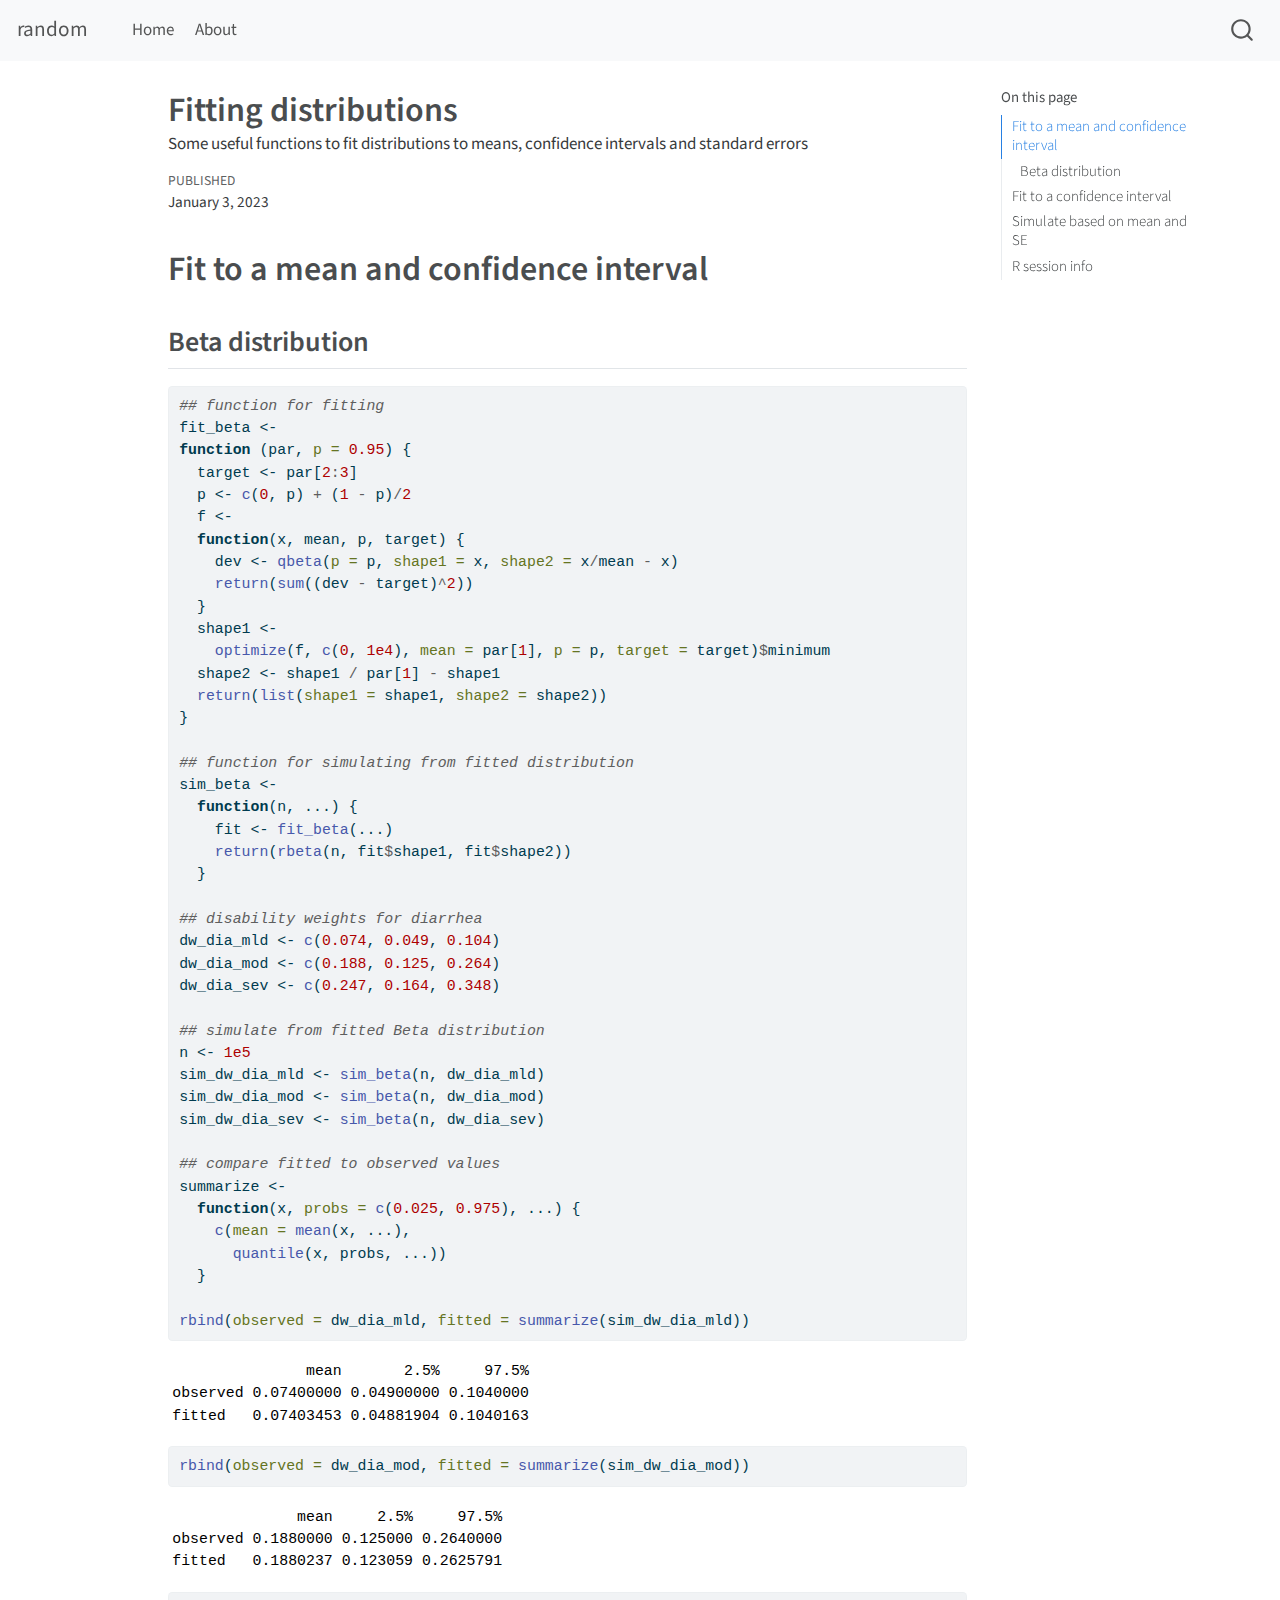
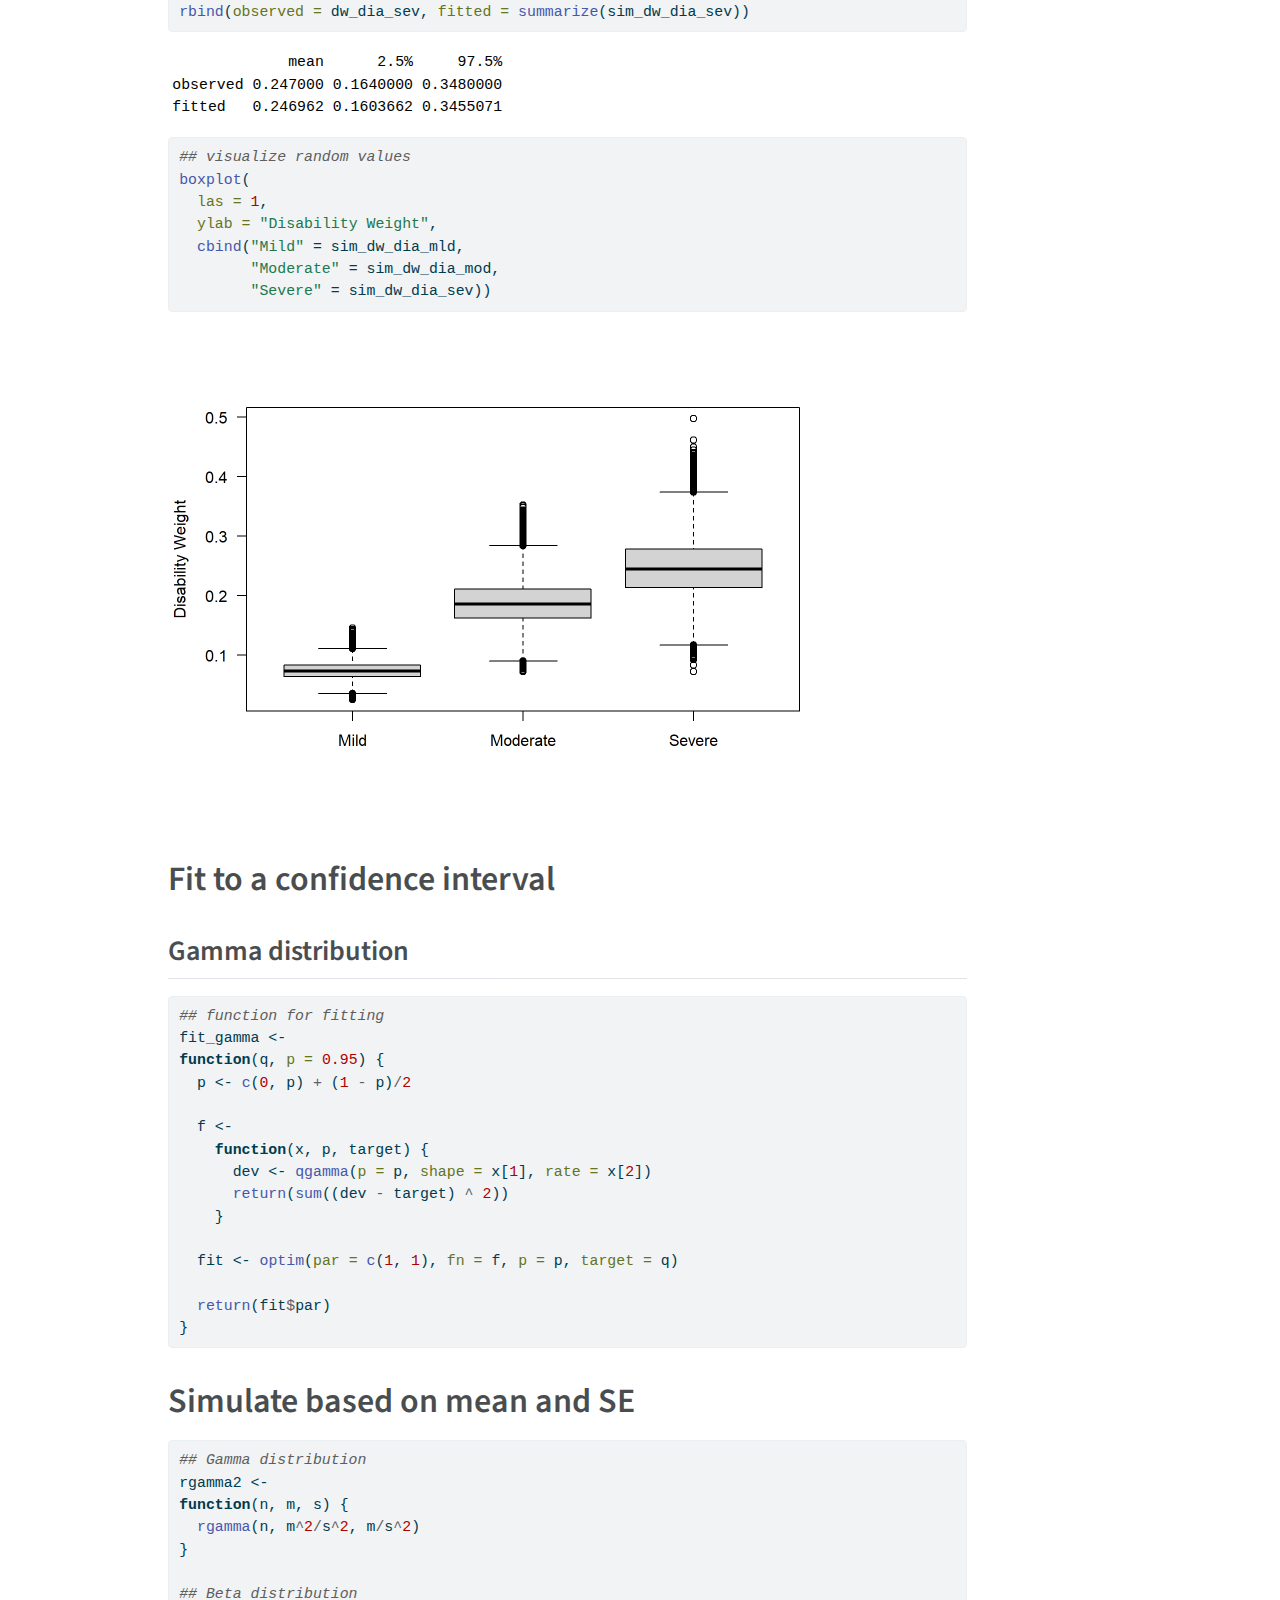
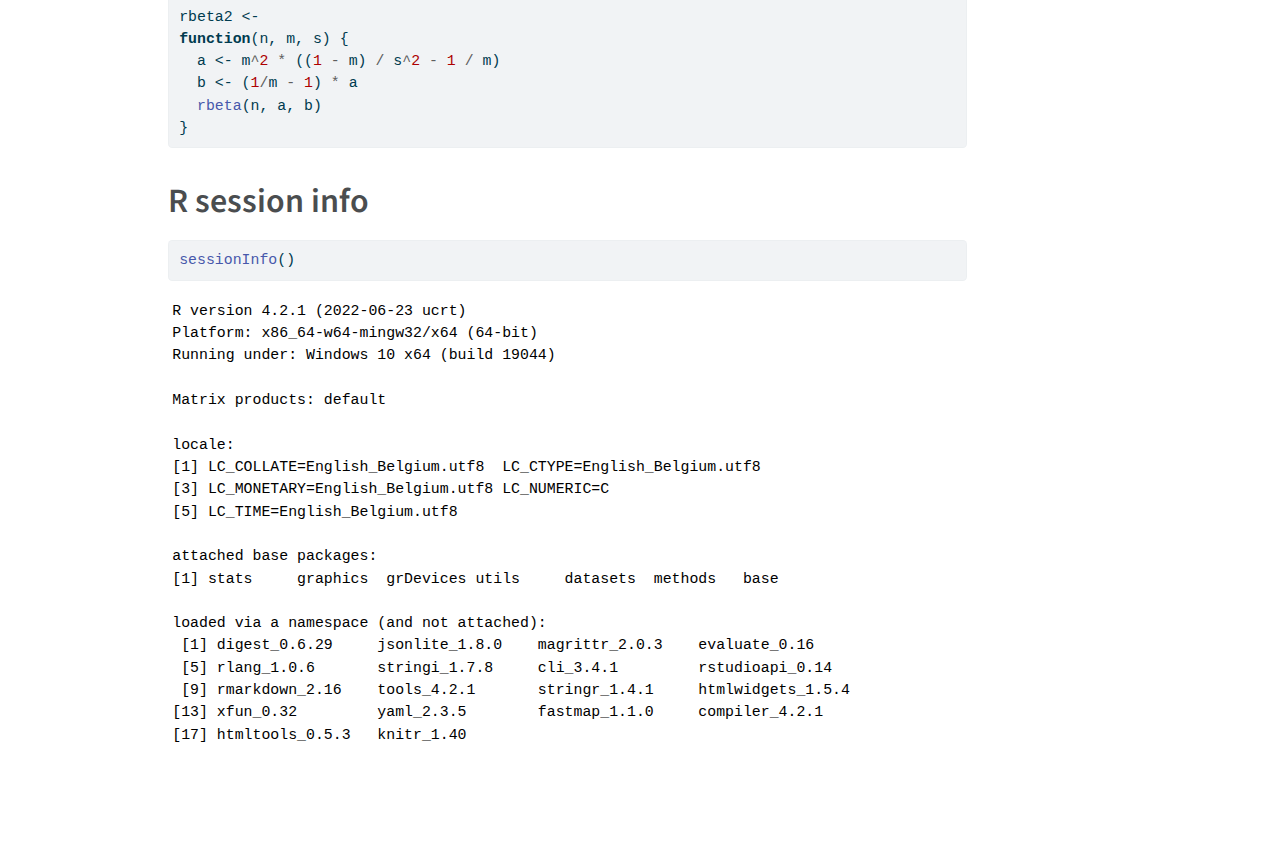
<file: docs/posts/fitting-distributions/index.html>
<!DOCTYPE html>
<html xmlns="http://www.w3.org/1999/xhtml" lang="en" xml:lang="en"><head>

<meta charset="utf-8">
<meta name="generator" content="quarto-1.2.269">

<meta name="viewport" content="width=device-width, initial-scale=1.0, user-scalable=yes">

<meta name="dcterms.date" content="2023-01-03">
<meta name="description" content="Some useful functions to fit distributions to means, confidence intervals and standard errors">

<title>random - Fitting distributions</title>
<style>
code{white-space: pre-wrap;}
span.smallcaps{font-variant: small-caps;}
div.columns{display: flex; gap: min(4vw, 1.5em);}
div.column{flex: auto; overflow-x: auto;}
div.hanging-indent{margin-left: 1.5em; text-indent: -1.5em;}
ul.task-list{list-style: none;}
ul.task-list li input[type="checkbox"] {
  width: 0.8em;
  margin: 0 0.8em 0.2em -1.6em;
  vertical-align: middle;
}
pre > code.sourceCode { white-space: pre; position: relative; }
pre > code.sourceCode > span { display: inline-block; line-height: 1.25; }
pre > code.sourceCode > span:empty { height: 1.2em; }
.sourceCode { overflow: visible; }
code.sourceCode > span { color: inherit; text-decoration: inherit; }
div.sourceCode { margin: 1em 0; }
pre.sourceCode { margin: 0; }
@media screen {
div.sourceCode { overflow: auto; }
}
@media print {
pre > code.sourceCode { white-space: pre-wrap; }
pre > code.sourceCode > span { text-indent: -5em; padding-left: 5em; }
}
pre.numberSource code
  { counter-reset: source-line 0; }
pre.numberSource code > span
  { position: relative; left: -4em; counter-increment: source-line; }
pre.numberSource code > span > a:first-child::before
  { content: counter(source-line);
    position: relative; left: -1em; text-align: right; vertical-align: baseline;
    border: none; display: inline-block;
    -webkit-touch-callout: none; -webkit-user-select: none;
    -khtml-user-select: none; -moz-user-select: none;
    -ms-user-select: none; user-select: none;
    padding: 0 4px; width: 4em;
    color: #aaaaaa;
  }
pre.numberSource { margin-left: 3em; border-left: 1px solid #aaaaaa;  padding-left: 4px; }
div.sourceCode
  {   }
@media screen {
pre > code.sourceCode > span > a:first-child::before { text-decoration: underline; }
}
code span.al { color: #ff0000; font-weight: bold; } /* Alert */
code span.an { color: #60a0b0; font-weight: bold; font-style: italic; } /* Annotation */
code span.at { color: #7d9029; } /* Attribute */
code span.bn { color: #40a070; } /* BaseN */
code span.bu { color: #008000; } /* BuiltIn */
code span.cf { color: #007020; font-weight: bold; } /* ControlFlow */
code span.ch { color: #4070a0; } /* Char */
code span.cn { color: #880000; } /* Constant */
code span.co { color: #60a0b0; font-style: italic; } /* Comment */
code span.cv { color: #60a0b0; font-weight: bold; font-style: italic; } /* CommentVar */
code span.do { color: #ba2121; font-style: italic; } /* Documentation */
code span.dt { color: #902000; } /* DataType */
code span.dv { color: #40a070; } /* DecVal */
code span.er { color: #ff0000; font-weight: bold; } /* Error */
code span.ex { } /* Extension */
code span.fl { color: #40a070; } /* Float */
code span.fu { color: #06287e; } /* Function */
code span.im { color: #008000; font-weight: bold; } /* Import */
code span.in { color: #60a0b0; font-weight: bold; font-style: italic; } /* Information */
code span.kw { color: #007020; font-weight: bold; } /* Keyword */
code span.op { color: #666666; } /* Operator */
code span.ot { color: #007020; } /* Other */
code span.pp { color: #bc7a00; } /* Preprocessor */
code span.sc { color: #4070a0; } /* SpecialChar */
code span.ss { color: #bb6688; } /* SpecialString */
code span.st { color: #4070a0; } /* String */
code span.va { color: #19177c; } /* Variable */
code span.vs { color: #4070a0; } /* VerbatimString */
code span.wa { color: #60a0b0; font-weight: bold; font-style: italic; } /* Warning */
</style>


<script src="../../site_libs/quarto-nav/quarto-nav.js"></script>
<script src="../../site_libs/quarto-nav/headroom.min.js"></script>
<script src="../../site_libs/clipboard/clipboard.min.js"></script>
<script src="../../site_libs/quarto-search/autocomplete.umd.js"></script>
<script src="../../site_libs/quarto-search/fuse.min.js"></script>
<script src="../../site_libs/quarto-search/quarto-search.js"></script>
<meta name="quarto:offset" content="../../">
<script src="../../site_libs/quarto-html/quarto.js"></script>
<script src="../../site_libs/quarto-html/popper.min.js"></script>
<script src="../../site_libs/quarto-html/tippy.umd.min.js"></script>
<script src="../../site_libs/quarto-html/anchor.min.js"></script>
<link href="../../site_libs/quarto-html/tippy.css" rel="stylesheet">
<link href="../../site_libs/quarto-html/quarto-syntax-highlighting.css" rel="stylesheet" id="quarto-text-highlighting-styles">
<script src="../../site_libs/bootstrap/bootstrap.min.js"></script>
<link href="../../site_libs/bootstrap/bootstrap-icons.css" rel="stylesheet">
<link href="../../site_libs/bootstrap/bootstrap.min.css" rel="stylesheet" id="quarto-bootstrap" data-mode="light">
<script id="quarto-search-options" type="application/json">{
  "location": "navbar",
  "copy-button": false,
  "collapse-after": 3,
  "panel-placement": "end",
  "type": "overlay",
  "limit": 20,
  "language": {
    "search-no-results-text": "No results",
    "search-matching-documents-text": "matching documents",
    "search-copy-link-title": "Copy link to search",
    "search-hide-matches-text": "Hide additional matches",
    "search-more-match-text": "more match in this document",
    "search-more-matches-text": "more matches in this document",
    "search-clear-button-title": "Clear",
    "search-detached-cancel-button-title": "Cancel",
    "search-submit-button-title": "Submit"
  }
}</script>


<link rel="stylesheet" href="../../styles.css">
</head>

<body class="nav-fixed">

<div id="quarto-search-results"></div>
  <header id="quarto-header" class="headroom fixed-top">
    <nav class="navbar navbar-expand-lg navbar-dark ">
      <div class="navbar-container container-fluid">
      <div class="navbar-brand-container">
    <a class="navbar-brand" href="../../index.html">
    <span class="navbar-title">random</span>
    </a>
  </div>
          <button class="navbar-toggler" type="button" data-bs-toggle="collapse" data-bs-target="#navbarCollapse" aria-controls="navbarCollapse" aria-expanded="false" aria-label="Toggle navigation" onclick="if (window.quartoToggleHeadroom) { window.quartoToggleHeadroom(); }">
  <span class="navbar-toggler-icon"></span>
</button>
          <div class="collapse navbar-collapse" id="navbarCollapse">
            <ul class="navbar-nav navbar-nav-scroll me-auto">
  <li class="nav-item">
    <a class="nav-link" href="../../index.html">
 <span class="menu-text">Home</span></a>
  </li>  
  <li class="nav-item">
    <a class="nav-link" href="../../about.html">
 <span class="menu-text">About</span></a>
  </li>  
</ul>
              <div id="quarto-search" class="" title="Search"></div>
          </div> <!-- /navcollapse -->
      </div> <!-- /container-fluid -->
    </nav>
</header>
<!-- content -->
<div id="quarto-content" class="quarto-container page-columns page-rows-contents page-layout-article page-navbar">
<!-- sidebar -->
<!-- margin-sidebar -->
    <div id="quarto-margin-sidebar" class="sidebar margin-sidebar">
        <nav id="TOC" role="doc-toc" class="toc-active">
    <h2 id="toc-title">On this page</h2>
   
  <ul>
  <li><a href="#fit-to-a-mean-and-confidence-interval" id="toc-fit-to-a-mean-and-confidence-interval" class="nav-link active" data-scroll-target="#fit-to-a-mean-and-confidence-interval">Fit to a mean and confidence interval</a>
  <ul class="collapse">
  <li><a href="#beta-distribution" id="toc-beta-distribution" class="nav-link" data-scroll-target="#beta-distribution">Beta distribution</a></li>
  </ul></li>
  <li><a href="#fit-to-a-confidence-interval" id="toc-fit-to-a-confidence-interval" class="nav-link" data-scroll-target="#fit-to-a-confidence-interval">Fit to a confidence interval</a>
  <ul class="collapse">
  <li><a href="#gamma-distribution" id="toc-gamma-distribution" class="nav-link" data-scroll-target="#gamma-distribution">Gamma distribution</a></li>
  </ul></li>
  <li><a href="#simulate-based-on-mean-and-se" id="toc-simulate-based-on-mean-and-se" class="nav-link" data-scroll-target="#simulate-based-on-mean-and-se">Simulate based on mean and SE</a></li>
  <li><a href="#r-session-info" id="toc-r-session-info" class="nav-link" data-scroll-target="#r-session-info">R session info</a></li>
  </ul>
</nav>
    </div>
<!-- main -->
<main class="content" id="quarto-document-content">

<header id="title-block-header" class="quarto-title-block default">
<div class="quarto-title">
<h1 class="title">Fitting distributions</h1>
</div>

<div>
  <div class="description">
    Some useful functions to fit distributions to means, confidence intervals and standard errors
  </div>
</div>


<div class="quarto-title-meta">

    
    <div>
    <div class="quarto-title-meta-heading">Published</div>
    <div class="quarto-title-meta-contents">
      <p class="date">January 3, 2023</p>
    </div>
  </div>
  
    
  </div>
  

</header>

<section id="fit-to-a-mean-and-confidence-interval" class="level1">
<h1>Fit to a mean and confidence interval</h1>
<section id="beta-distribution" class="level2">
<h2 class="anchored" data-anchor-id="beta-distribution">Beta distribution</h2>
<div class="cell">
<div class="sourceCode cell-code" id="cb1"><pre class="sourceCode r code-with-copy"><code class="sourceCode r"><span id="cb1-1"><a href="#cb1-1" aria-hidden="true" tabindex="-1"></a><span class="do">## function for fitting</span></span>
<span id="cb1-2"><a href="#cb1-2" aria-hidden="true" tabindex="-1"></a>fit_beta <span class="ot">&lt;-</span></span>
<span id="cb1-3"><a href="#cb1-3" aria-hidden="true" tabindex="-1"></a><span class="cf">function</span> (par, <span class="at">p =</span> <span class="fl">0.95</span>) {</span>
<span id="cb1-4"><a href="#cb1-4" aria-hidden="true" tabindex="-1"></a>  target <span class="ot">&lt;-</span> par[<span class="dv">2</span><span class="sc">:</span><span class="dv">3</span>]</span>
<span id="cb1-5"><a href="#cb1-5" aria-hidden="true" tabindex="-1"></a>  p <span class="ot">&lt;-</span> <span class="fu">c</span>(<span class="dv">0</span>, p) <span class="sc">+</span> (<span class="dv">1</span> <span class="sc">-</span> p)<span class="sc">/</span><span class="dv">2</span></span>
<span id="cb1-6"><a href="#cb1-6" aria-hidden="true" tabindex="-1"></a>  f <span class="ot">&lt;-</span></span>
<span id="cb1-7"><a href="#cb1-7" aria-hidden="true" tabindex="-1"></a>  <span class="cf">function</span>(x, mean, p, target) {</span>
<span id="cb1-8"><a href="#cb1-8" aria-hidden="true" tabindex="-1"></a>    dev <span class="ot">&lt;-</span> <span class="fu">qbeta</span>(<span class="at">p =</span> p, <span class="at">shape1 =</span> x, <span class="at">shape2 =</span> x<span class="sc">/</span>mean <span class="sc">-</span> x)</span>
<span id="cb1-9"><a href="#cb1-9" aria-hidden="true" tabindex="-1"></a>    <span class="fu">return</span>(<span class="fu">sum</span>((dev <span class="sc">-</span> target)<span class="sc">^</span><span class="dv">2</span>))</span>
<span id="cb1-10"><a href="#cb1-10" aria-hidden="true" tabindex="-1"></a>  }</span>
<span id="cb1-11"><a href="#cb1-11" aria-hidden="true" tabindex="-1"></a>  shape1 <span class="ot">&lt;-</span></span>
<span id="cb1-12"><a href="#cb1-12" aria-hidden="true" tabindex="-1"></a>    <span class="fu">optimize</span>(f, <span class="fu">c</span>(<span class="dv">0</span>, <span class="fl">1e4</span>), <span class="at">mean =</span> par[<span class="dv">1</span>], <span class="at">p =</span> p, <span class="at">target =</span> target)<span class="sc">$</span>minimum</span>
<span id="cb1-13"><a href="#cb1-13" aria-hidden="true" tabindex="-1"></a>  shape2 <span class="ot">&lt;-</span> shape1 <span class="sc">/</span> par[<span class="dv">1</span>] <span class="sc">-</span> shape1</span>
<span id="cb1-14"><a href="#cb1-14" aria-hidden="true" tabindex="-1"></a>  <span class="fu">return</span>(<span class="fu">list</span>(<span class="at">shape1 =</span> shape1, <span class="at">shape2 =</span> shape2))</span>
<span id="cb1-15"><a href="#cb1-15" aria-hidden="true" tabindex="-1"></a>}</span>
<span id="cb1-16"><a href="#cb1-16" aria-hidden="true" tabindex="-1"></a></span>
<span id="cb1-17"><a href="#cb1-17" aria-hidden="true" tabindex="-1"></a><span class="do">## function for simulating from fitted distribution</span></span>
<span id="cb1-18"><a href="#cb1-18" aria-hidden="true" tabindex="-1"></a>sim_beta <span class="ot">&lt;-</span></span>
<span id="cb1-19"><a href="#cb1-19" aria-hidden="true" tabindex="-1"></a>  <span class="cf">function</span>(n, ...) {</span>
<span id="cb1-20"><a href="#cb1-20" aria-hidden="true" tabindex="-1"></a>    fit <span class="ot">&lt;-</span> <span class="fu">fit_beta</span>(...)</span>
<span id="cb1-21"><a href="#cb1-21" aria-hidden="true" tabindex="-1"></a>    <span class="fu">return</span>(<span class="fu">rbeta</span>(n, fit<span class="sc">$</span>shape1, fit<span class="sc">$</span>shape2))</span>
<span id="cb1-22"><a href="#cb1-22" aria-hidden="true" tabindex="-1"></a>  }</span>
<span id="cb1-23"><a href="#cb1-23" aria-hidden="true" tabindex="-1"></a></span>
<span id="cb1-24"><a href="#cb1-24" aria-hidden="true" tabindex="-1"></a><span class="do">## disability weights for diarrhea</span></span>
<span id="cb1-25"><a href="#cb1-25" aria-hidden="true" tabindex="-1"></a>dw_dia_mld <span class="ot">&lt;-</span> <span class="fu">c</span>(<span class="fl">0.074</span>, <span class="fl">0.049</span>, <span class="fl">0.104</span>)</span>
<span id="cb1-26"><a href="#cb1-26" aria-hidden="true" tabindex="-1"></a>dw_dia_mod <span class="ot">&lt;-</span> <span class="fu">c</span>(<span class="fl">0.188</span>, <span class="fl">0.125</span>, <span class="fl">0.264</span>)</span>
<span id="cb1-27"><a href="#cb1-27" aria-hidden="true" tabindex="-1"></a>dw_dia_sev <span class="ot">&lt;-</span> <span class="fu">c</span>(<span class="fl">0.247</span>, <span class="fl">0.164</span>, <span class="fl">0.348</span>)</span>
<span id="cb1-28"><a href="#cb1-28" aria-hidden="true" tabindex="-1"></a></span>
<span id="cb1-29"><a href="#cb1-29" aria-hidden="true" tabindex="-1"></a><span class="do">## simulate from fitted Beta distribution</span></span>
<span id="cb1-30"><a href="#cb1-30" aria-hidden="true" tabindex="-1"></a>n <span class="ot">&lt;-</span> <span class="fl">1e5</span></span>
<span id="cb1-31"><a href="#cb1-31" aria-hidden="true" tabindex="-1"></a>sim_dw_dia_mld <span class="ot">&lt;-</span> <span class="fu">sim_beta</span>(n, dw_dia_mld)</span>
<span id="cb1-32"><a href="#cb1-32" aria-hidden="true" tabindex="-1"></a>sim_dw_dia_mod <span class="ot">&lt;-</span> <span class="fu">sim_beta</span>(n, dw_dia_mod)</span>
<span id="cb1-33"><a href="#cb1-33" aria-hidden="true" tabindex="-1"></a>sim_dw_dia_sev <span class="ot">&lt;-</span> <span class="fu">sim_beta</span>(n, dw_dia_sev)</span>
<span id="cb1-34"><a href="#cb1-34" aria-hidden="true" tabindex="-1"></a></span>
<span id="cb1-35"><a href="#cb1-35" aria-hidden="true" tabindex="-1"></a><span class="do">## compare fitted to observed values</span></span>
<span id="cb1-36"><a href="#cb1-36" aria-hidden="true" tabindex="-1"></a>summarize <span class="ot">&lt;-</span></span>
<span id="cb1-37"><a href="#cb1-37" aria-hidden="true" tabindex="-1"></a>  <span class="cf">function</span>(x, <span class="at">probs =</span> <span class="fu">c</span>(<span class="fl">0.025</span>, <span class="fl">0.975</span>), ...) {</span>
<span id="cb1-38"><a href="#cb1-38" aria-hidden="true" tabindex="-1"></a>    <span class="fu">c</span>(<span class="at">mean =</span> <span class="fu">mean</span>(x, ...),</span>
<span id="cb1-39"><a href="#cb1-39" aria-hidden="true" tabindex="-1"></a>      <span class="fu">quantile</span>(x, probs, ...))</span>
<span id="cb1-40"><a href="#cb1-40" aria-hidden="true" tabindex="-1"></a>  }</span>
<span id="cb1-41"><a href="#cb1-41" aria-hidden="true" tabindex="-1"></a></span>
<span id="cb1-42"><a href="#cb1-42" aria-hidden="true" tabindex="-1"></a><span class="fu">rbind</span>(<span class="at">observed =</span> dw_dia_mld, <span class="at">fitted =</span> <span class="fu">summarize</span>(sim_dw_dia_mld))</span></code><button title="Copy to Clipboard" class="code-copy-button"><i class="bi"></i></button></pre></div>
<div class="cell-output cell-output-stdout">
<pre><code>               mean       2.5%     97.5%
observed 0.07400000 0.04900000 0.1040000
fitted   0.07403453 0.04881904 0.1040163</code></pre>
</div>
<div class="sourceCode cell-code" id="cb3"><pre class="sourceCode r code-with-copy"><code class="sourceCode r"><span id="cb3-1"><a href="#cb3-1" aria-hidden="true" tabindex="-1"></a><span class="fu">rbind</span>(<span class="at">observed =</span> dw_dia_mod, <span class="at">fitted =</span> <span class="fu">summarize</span>(sim_dw_dia_mod))</span></code><button title="Copy to Clipboard" class="code-copy-button"><i class="bi"></i></button></pre></div>
<div class="cell-output cell-output-stdout">
<pre><code>              mean     2.5%     97.5%
observed 0.1880000 0.125000 0.2640000
fitted   0.1880237 0.123059 0.2625791</code></pre>
</div>
<div class="sourceCode cell-code" id="cb5"><pre class="sourceCode r code-with-copy"><code class="sourceCode r"><span id="cb5-1"><a href="#cb5-1" aria-hidden="true" tabindex="-1"></a><span class="fu">rbind</span>(<span class="at">observed =</span> dw_dia_sev, <span class="at">fitted =</span> <span class="fu">summarize</span>(sim_dw_dia_sev))</span></code><button title="Copy to Clipboard" class="code-copy-button"><i class="bi"></i></button></pre></div>
<div class="cell-output cell-output-stdout">
<pre><code>             mean      2.5%     97.5%
observed 0.247000 0.1640000 0.3480000
fitted   0.246962 0.1603662 0.3455071</code></pre>
</div>
<div class="sourceCode cell-code" id="cb7"><pre class="sourceCode r code-with-copy"><code class="sourceCode r"><span id="cb7-1"><a href="#cb7-1" aria-hidden="true" tabindex="-1"></a><span class="do">## visualize random values</span></span>
<span id="cb7-2"><a href="#cb7-2" aria-hidden="true" tabindex="-1"></a><span class="fu">boxplot</span>(</span>
<span id="cb7-3"><a href="#cb7-3" aria-hidden="true" tabindex="-1"></a>  <span class="at">las =</span> <span class="dv">1</span>,</span>
<span id="cb7-4"><a href="#cb7-4" aria-hidden="true" tabindex="-1"></a>  <span class="at">ylab =</span> <span class="st">"Disability Weight"</span>,</span>
<span id="cb7-5"><a href="#cb7-5" aria-hidden="true" tabindex="-1"></a>  <span class="fu">cbind</span>(<span class="st">"Mild"</span> <span class="ot">=</span> sim_dw_dia_mld,</span>
<span id="cb7-6"><a href="#cb7-6" aria-hidden="true" tabindex="-1"></a>        <span class="st">"Moderate"</span> <span class="ot">=</span> sim_dw_dia_mod,</span>
<span id="cb7-7"><a href="#cb7-7" aria-hidden="true" tabindex="-1"></a>        <span class="st">"Severe"</span> <span class="ot">=</span> sim_dw_dia_sev))</span></code><button title="Copy to Clipboard" class="code-copy-button"><i class="bi"></i></button></pre></div>
<div class="cell-output-display">
<p><img src="index_files/figure-html/unnamed-chunk-1-1.png" class="img-fluid" width="672"></p>
</div>
</div>
</section>
</section>
<section id="fit-to-a-confidence-interval" class="level1">
<h1>Fit to a confidence interval</h1>
<section id="gamma-distribution" class="level2">
<h2 class="anchored" data-anchor-id="gamma-distribution">Gamma distribution</h2>
<div class="cell">
<div class="sourceCode cell-code" id="cb8"><pre class="sourceCode r code-with-copy"><code class="sourceCode r"><span id="cb8-1"><a href="#cb8-1" aria-hidden="true" tabindex="-1"></a><span class="do">## function for fitting</span></span>
<span id="cb8-2"><a href="#cb8-2" aria-hidden="true" tabindex="-1"></a>fit_gamma <span class="ot">&lt;-</span></span>
<span id="cb8-3"><a href="#cb8-3" aria-hidden="true" tabindex="-1"></a><span class="cf">function</span>(q, <span class="at">p =</span> <span class="fl">0.95</span>) {</span>
<span id="cb8-4"><a href="#cb8-4" aria-hidden="true" tabindex="-1"></a>  p <span class="ot">&lt;-</span> <span class="fu">c</span>(<span class="dv">0</span>, p) <span class="sc">+</span> (<span class="dv">1</span> <span class="sc">-</span> p)<span class="sc">/</span><span class="dv">2</span></span>
<span id="cb8-5"><a href="#cb8-5" aria-hidden="true" tabindex="-1"></a></span>
<span id="cb8-6"><a href="#cb8-6" aria-hidden="true" tabindex="-1"></a>  f <span class="ot">&lt;-</span></span>
<span id="cb8-7"><a href="#cb8-7" aria-hidden="true" tabindex="-1"></a>    <span class="cf">function</span>(x, p, target) {</span>
<span id="cb8-8"><a href="#cb8-8" aria-hidden="true" tabindex="-1"></a>      dev <span class="ot">&lt;-</span> <span class="fu">qgamma</span>(<span class="at">p =</span> p, <span class="at">shape =</span> x[<span class="dv">1</span>], <span class="at">rate =</span> x[<span class="dv">2</span>])</span>
<span id="cb8-9"><a href="#cb8-9" aria-hidden="true" tabindex="-1"></a>      <span class="fu">return</span>(<span class="fu">sum</span>((dev <span class="sc">-</span> target) <span class="sc">^</span> <span class="dv">2</span>))</span>
<span id="cb8-10"><a href="#cb8-10" aria-hidden="true" tabindex="-1"></a>    }</span>
<span id="cb8-11"><a href="#cb8-11" aria-hidden="true" tabindex="-1"></a></span>
<span id="cb8-12"><a href="#cb8-12" aria-hidden="true" tabindex="-1"></a>  fit <span class="ot">&lt;-</span> <span class="fu">optim</span>(<span class="at">par =</span> <span class="fu">c</span>(<span class="dv">1</span>, <span class="dv">1</span>), <span class="at">fn =</span> f, <span class="at">p =</span> p, <span class="at">target =</span> q)</span>
<span id="cb8-13"><a href="#cb8-13" aria-hidden="true" tabindex="-1"></a></span>
<span id="cb8-14"><a href="#cb8-14" aria-hidden="true" tabindex="-1"></a>  <span class="fu">return</span>(fit<span class="sc">$</span>par)</span>
<span id="cb8-15"><a href="#cb8-15" aria-hidden="true" tabindex="-1"></a>}</span></code><button title="Copy to Clipboard" class="code-copy-button"><i class="bi"></i></button></pre></div>
</div>
</section>
</section>
<section id="simulate-based-on-mean-and-se" class="level1">
<h1>Simulate based on mean and SE</h1>
<div class="cell">
<div class="sourceCode cell-code" id="cb9"><pre class="sourceCode r code-with-copy"><code class="sourceCode r"><span id="cb9-1"><a href="#cb9-1" aria-hidden="true" tabindex="-1"></a><span class="do">## Gamma distribution</span></span>
<span id="cb9-2"><a href="#cb9-2" aria-hidden="true" tabindex="-1"></a>rgamma2 <span class="ot">&lt;-</span></span>
<span id="cb9-3"><a href="#cb9-3" aria-hidden="true" tabindex="-1"></a><span class="cf">function</span>(n, m, s) {</span>
<span id="cb9-4"><a href="#cb9-4" aria-hidden="true" tabindex="-1"></a>  <span class="fu">rgamma</span>(n, m<span class="sc">^</span><span class="dv">2</span><span class="sc">/</span>s<span class="sc">^</span><span class="dv">2</span>, m<span class="sc">/</span>s<span class="sc">^</span><span class="dv">2</span>)</span>
<span id="cb9-5"><a href="#cb9-5" aria-hidden="true" tabindex="-1"></a>}</span>
<span id="cb9-6"><a href="#cb9-6" aria-hidden="true" tabindex="-1"></a></span>
<span id="cb9-7"><a href="#cb9-7" aria-hidden="true" tabindex="-1"></a><span class="do">## Beta distribution</span></span>
<span id="cb9-8"><a href="#cb9-8" aria-hidden="true" tabindex="-1"></a>rbeta2 <span class="ot">&lt;-</span></span>
<span id="cb9-9"><a href="#cb9-9" aria-hidden="true" tabindex="-1"></a><span class="cf">function</span>(n, m, s) {</span>
<span id="cb9-10"><a href="#cb9-10" aria-hidden="true" tabindex="-1"></a>  a <span class="ot">&lt;-</span> m<span class="sc">^</span><span class="dv">2</span> <span class="sc">*</span> ((<span class="dv">1</span> <span class="sc">-</span> m) <span class="sc">/</span> s<span class="sc">^</span><span class="dv">2</span> <span class="sc">-</span> <span class="dv">1</span> <span class="sc">/</span> m)</span>
<span id="cb9-11"><a href="#cb9-11" aria-hidden="true" tabindex="-1"></a>  b <span class="ot">&lt;-</span> (<span class="dv">1</span><span class="sc">/</span>m <span class="sc">-</span> <span class="dv">1</span>) <span class="sc">*</span> a</span>
<span id="cb9-12"><a href="#cb9-12" aria-hidden="true" tabindex="-1"></a>  <span class="fu">rbeta</span>(n, a, b)</span>
<span id="cb9-13"><a href="#cb9-13" aria-hidden="true" tabindex="-1"></a>}</span></code><button title="Copy to Clipboard" class="code-copy-button"><i class="bi"></i></button></pre></div>
</div>
</section>
<section id="r-session-info" class="level1">
<h1>R session info</h1>
<div class="cell">
<div class="sourceCode cell-code" id="cb10"><pre class="sourceCode r code-with-copy"><code class="sourceCode r"><span id="cb10-1"><a href="#cb10-1" aria-hidden="true" tabindex="-1"></a><span class="fu">sessionInfo</span>()</span></code><button title="Copy to Clipboard" class="code-copy-button"><i class="bi"></i></button></pre></div>
<div class="cell-output cell-output-stdout">
<pre><code>R version 4.2.1 (2022-06-23 ucrt)
Platform: x86_64-w64-mingw32/x64 (64-bit)
Running under: Windows 10 x64 (build 19044)

Matrix products: default

locale:
[1] LC_COLLATE=English_Belgium.utf8  LC_CTYPE=English_Belgium.utf8   
[3] LC_MONETARY=English_Belgium.utf8 LC_NUMERIC=C                    
[5] LC_TIME=English_Belgium.utf8    

attached base packages:
[1] stats     graphics  grDevices utils     datasets  methods   base     

loaded via a namespace (and not attached):
 [1] digest_0.6.29     jsonlite_1.8.0    magrittr_2.0.3    evaluate_0.16    
 [5] rlang_1.0.6       stringi_1.7.8     cli_3.4.1         rstudioapi_0.14  
 [9] rmarkdown_2.16    tools_4.2.1       stringr_1.4.1     htmlwidgets_1.5.4
[13] xfun_0.32         yaml_2.3.5        fastmap_1.1.0     compiler_4.2.1   
[17] htmltools_0.5.3   knitr_1.40       </code></pre>
</div>
</div>


</section>

</main> <!-- /main -->
<script id="quarto-html-after-body" type="application/javascript">
window.document.addEventListener("DOMContentLoaded", function (event) {
  const toggleBodyColorMode = (bsSheetEl) => {
    const mode = bsSheetEl.getAttribute("data-mode");
    const bodyEl = window.document.querySelector("body");
    if (mode === "dark") {
      bodyEl.classList.add("quarto-dark");
      bodyEl.classList.remove("quarto-light");
    } else {
      bodyEl.classList.add("quarto-light");
      bodyEl.classList.remove("quarto-dark");
    }
  }
  const toggleBodyColorPrimary = () => {
    const bsSheetEl = window.document.querySelector("link#quarto-bootstrap");
    if (bsSheetEl) {
      toggleBodyColorMode(bsSheetEl);
    }
  }
  toggleBodyColorPrimary();  
  const icon = "";
  const anchorJS = new window.AnchorJS();
  anchorJS.options = {
    placement: 'right',
    icon: icon
  };
  anchorJS.add('.anchored');
  const clipboard = new window.ClipboardJS('.code-copy-button', {
    target: function(trigger) {
      return trigger.previousElementSibling;
    }
  });
  clipboard.on('success', function(e) {
    // button target
    const button = e.trigger;
    // don't keep focus
    button.blur();
    // flash "checked"
    button.classList.add('code-copy-button-checked');
    var currentTitle = button.getAttribute("title");
    button.setAttribute("title", "Copied!");
    let tooltip;
    if (window.bootstrap) {
      button.setAttribute("data-bs-toggle", "tooltip");
      button.setAttribute("data-bs-placement", "left");
      button.setAttribute("data-bs-title", "Copied!");
      tooltip = new bootstrap.Tooltip(button, 
        { trigger: "manual", 
          customClass: "code-copy-button-tooltip",
          offset: [0, -8]});
      tooltip.show();    
    }
    setTimeout(function() {
      if (tooltip) {
        tooltip.hide();
        button.removeAttribute("data-bs-title");
        button.removeAttribute("data-bs-toggle");
        button.removeAttribute("data-bs-placement");
      }
      button.setAttribute("title", currentTitle);
      button.classList.remove('code-copy-button-checked');
    }, 1000);
    // clear code selection
    e.clearSelection();
  });
  function tippyHover(el, contentFn) {
    const config = {
      allowHTML: true,
      content: contentFn,
      maxWidth: 500,
      delay: 100,
      arrow: false,
      appendTo: function(el) {
          return el.parentElement;
      },
      interactive: true,
      interactiveBorder: 10,
      theme: 'quarto',
      placement: 'bottom-start'
    };
    window.tippy(el, config); 
  }
  const noterefs = window.document.querySelectorAll('a[role="doc-noteref"]');
  for (var i=0; i<noterefs.length; i++) {
    const ref = noterefs[i];
    tippyHover(ref, function() {
      // use id or data attribute instead here
      let href = ref.getAttribute('data-footnote-href') || ref.getAttribute('href');
      try { href = new URL(href).hash; } catch {}
      const id = href.replace(/^#\/?/, "");
      const note = window.document.getElementById(id);
      return note.innerHTML;
    });
  }
  const findCites = (el) => {
    const parentEl = el.parentElement;
    if (parentEl) {
      const cites = parentEl.dataset.cites;
      if (cites) {
        return {
          el,
          cites: cites.split(' ')
        };
      } else {
        return findCites(el.parentElement)
      }
    } else {
      return undefined;
    }
  };
  var bibliorefs = window.document.querySelectorAll('a[role="doc-biblioref"]');
  for (var i=0; i<bibliorefs.length; i++) {
    const ref = bibliorefs[i];
    const citeInfo = findCites(ref);
    if (citeInfo) {
      tippyHover(citeInfo.el, function() {
        var popup = window.document.createElement('div');
        citeInfo.cites.forEach(function(cite) {
          var citeDiv = window.document.createElement('div');
          citeDiv.classList.add('hanging-indent');
          citeDiv.classList.add('csl-entry');
          var biblioDiv = window.document.getElementById('ref-' + cite);
          if (biblioDiv) {
            citeDiv.innerHTML = biblioDiv.innerHTML;
          }
          popup.appendChild(citeDiv);
        });
        return popup.innerHTML;
      });
    }
  }
});
</script>
</div> <!-- /content -->



</body></html>
</file>
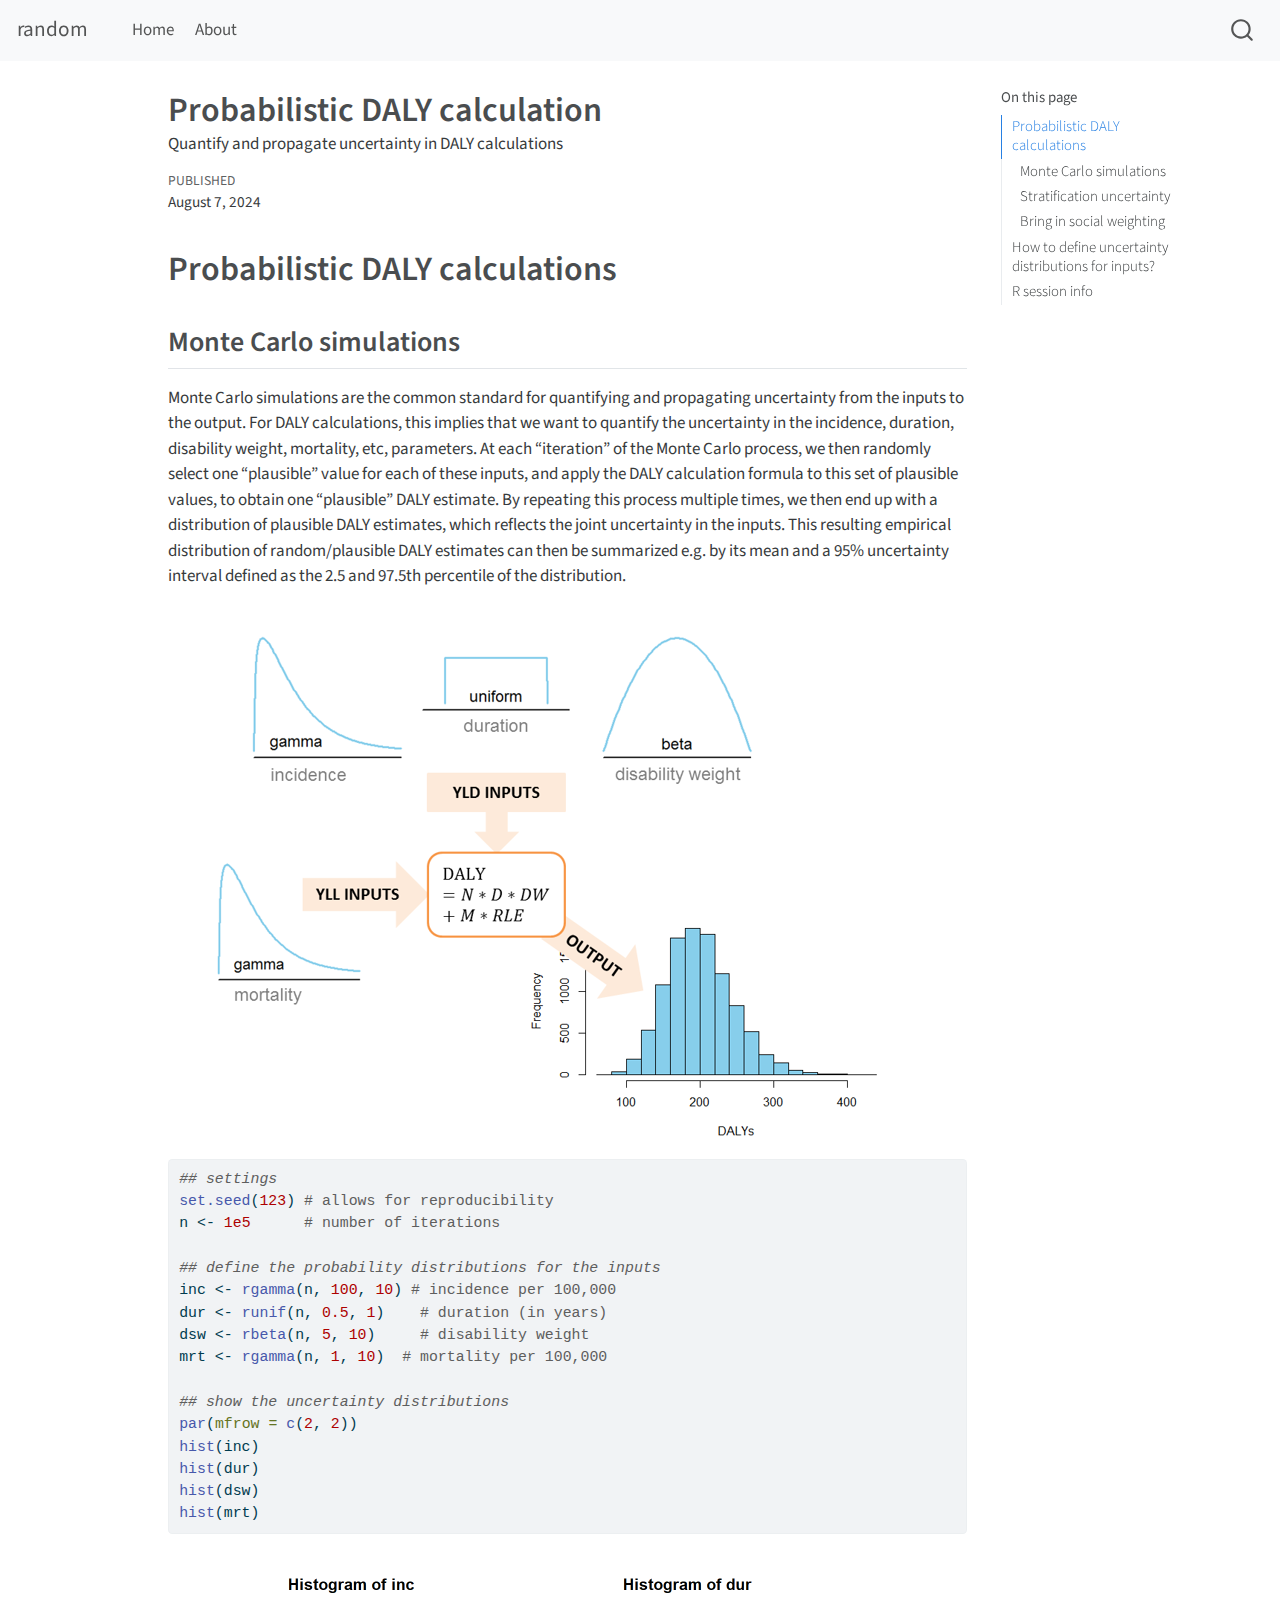
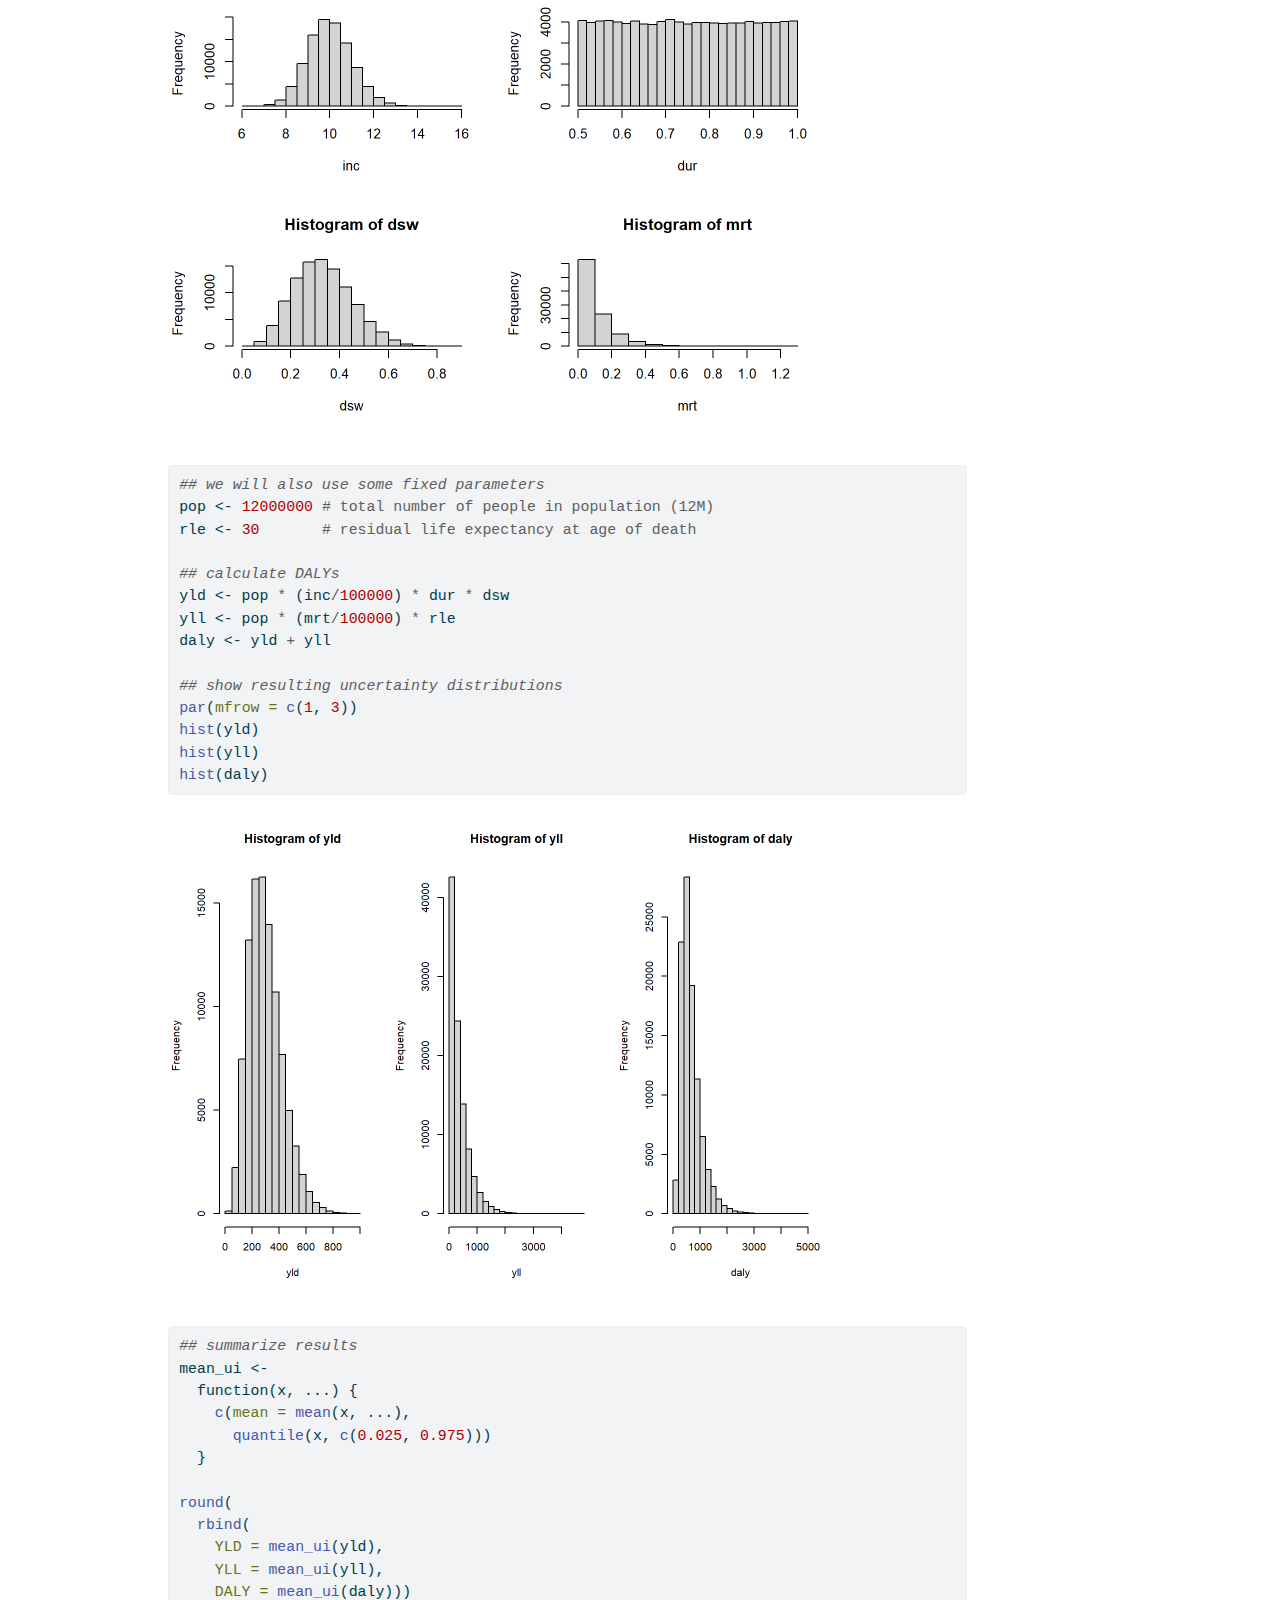
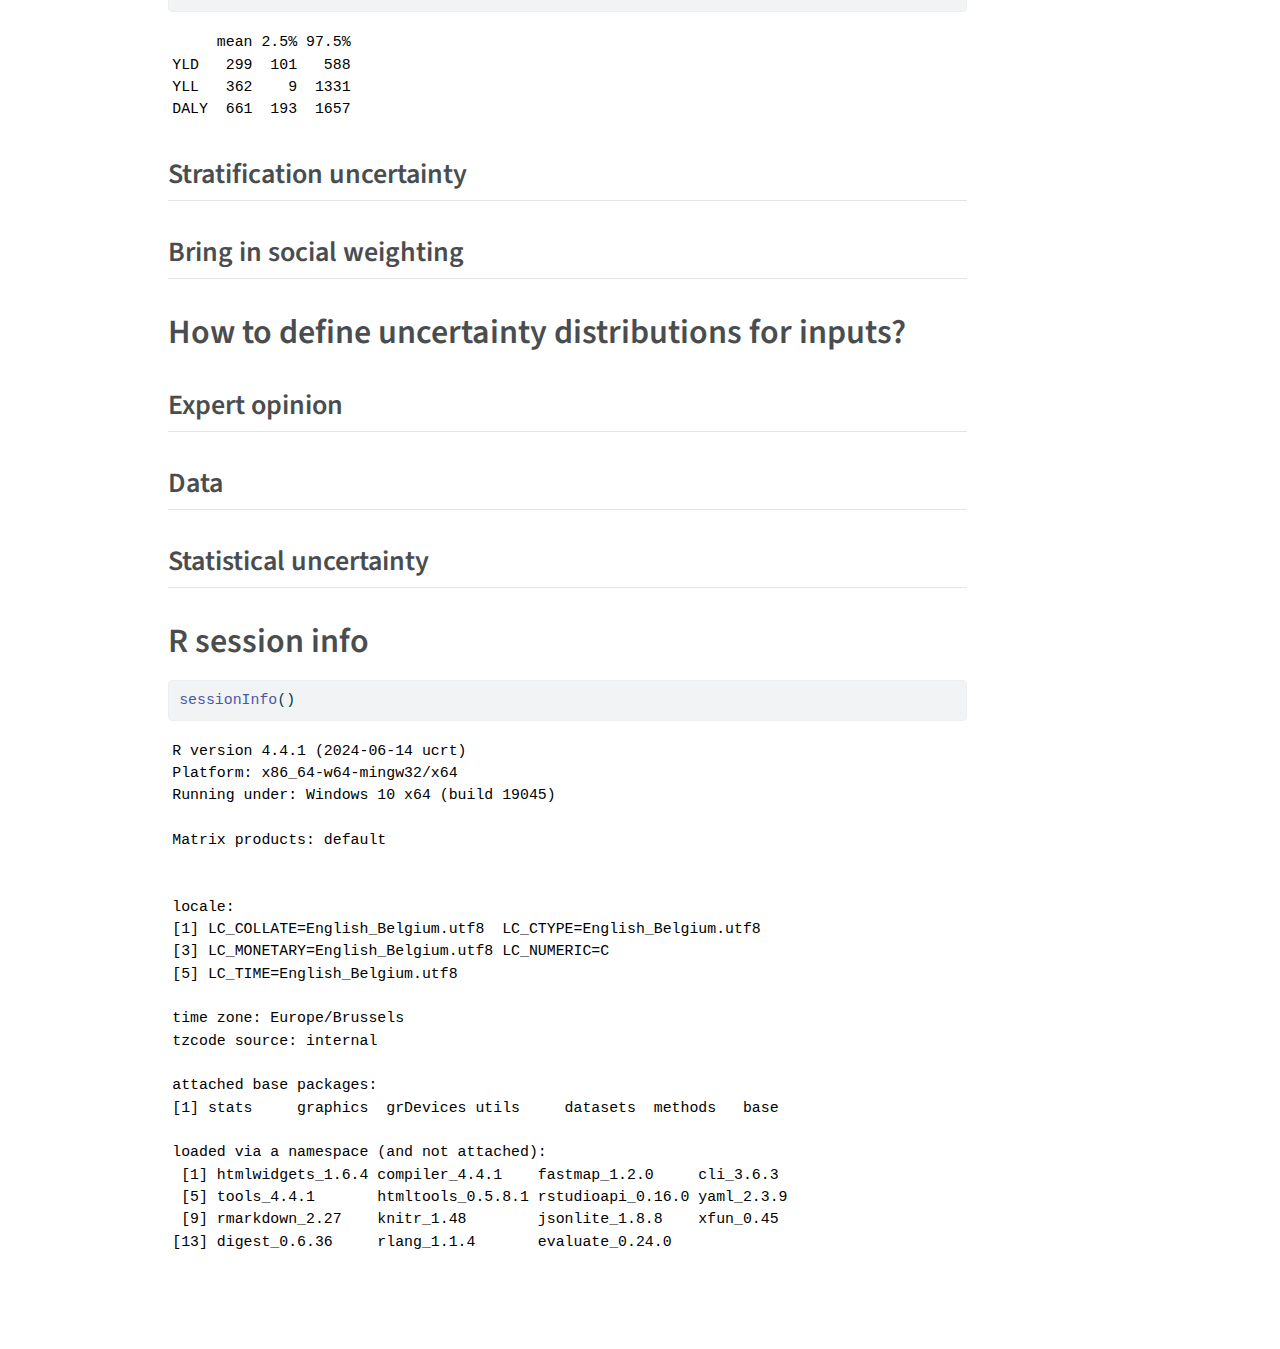
<file: docs/posts/probabilistic-daly-calculation/index.html>
<!DOCTYPE html>
<html xmlns="http://www.w3.org/1999/xhtml" lang="en" xml:lang="en"><head>

<meta charset="utf-8">
<meta name="generator" content="quarto-1.3.353">

<meta name="viewport" content="width=device-width, initial-scale=1.0, user-scalable=yes">

<meta name="dcterms.date" content="2024-08-07">
<meta name="description" content="Quantify and propagate uncertainty in DALY calculations">

<title>random - Probabilistic DALY calculation</title>
<style>
code{white-space: pre-wrap;}
span.smallcaps{font-variant: small-caps;}
div.columns{display: flex; gap: min(4vw, 1.5em);}
div.column{flex: auto; overflow-x: auto;}
div.hanging-indent{margin-left: 1.5em; text-indent: -1.5em;}
ul.task-list{list-style: none;}
ul.task-list li input[type="checkbox"] {
  width: 0.8em;
  margin: 0 0.8em 0.2em -1em; /* quarto-specific, see https://github.com/quarto-dev/quarto-cli/issues/4556 */ 
  vertical-align: middle;
}
/* CSS for syntax highlighting */
pre > code.sourceCode { white-space: pre; position: relative; }
pre > code.sourceCode > span { display: inline-block; line-height: 1.25; }
pre > code.sourceCode > span:empty { height: 1.2em; }
.sourceCode { overflow: visible; }
code.sourceCode > span { color: inherit; text-decoration: inherit; }
div.sourceCode { margin: 1em 0; }
pre.sourceCode { margin: 0; }
@media screen {
div.sourceCode { overflow: auto; }
}
@media print {
pre > code.sourceCode { white-space: pre-wrap; }
pre > code.sourceCode > span { text-indent: -5em; padding-left: 5em; }
}
pre.numberSource code
  { counter-reset: source-line 0; }
pre.numberSource code > span
  { position: relative; left: -4em; counter-increment: source-line; }
pre.numberSource code > span > a:first-child::before
  { content: counter(source-line);
    position: relative; left: -1em; text-align: right; vertical-align: baseline;
    border: none; display: inline-block;
    -webkit-touch-callout: none; -webkit-user-select: none;
    -khtml-user-select: none; -moz-user-select: none;
    -ms-user-select: none; user-select: none;
    padding: 0 4px; width: 4em;
  }
pre.numberSource { margin-left: 3em;  padding-left: 4px; }
div.sourceCode
  {   }
@media screen {
pre > code.sourceCode > span > a:first-child::before { text-decoration: underline; }
}
</style>


<script src="../../site_libs/quarto-nav/quarto-nav.js"></script>
<script src="../../site_libs/quarto-nav/headroom.min.js"></script>
<script src="../../site_libs/clipboard/clipboard.min.js"></script>
<script src="../../site_libs/quarto-search/autocomplete.umd.js"></script>
<script src="../../site_libs/quarto-search/fuse.min.js"></script>
<script src="../../site_libs/quarto-search/quarto-search.js"></script>
<meta name="quarto:offset" content="../../">
<script src="../../site_libs/quarto-html/quarto.js"></script>
<script src="../../site_libs/quarto-html/popper.min.js"></script>
<script src="../../site_libs/quarto-html/tippy.umd.min.js"></script>
<script src="../../site_libs/quarto-html/anchor.min.js"></script>
<link href="../../site_libs/quarto-html/tippy.css" rel="stylesheet">
<link href="../../site_libs/quarto-html/quarto-syntax-highlighting.css" rel="stylesheet" id="quarto-text-highlighting-styles">
<script src="../../site_libs/bootstrap/bootstrap.min.js"></script>
<link href="../../site_libs/bootstrap/bootstrap-icons.css" rel="stylesheet">
<link href="../../site_libs/bootstrap/bootstrap.min.css" rel="stylesheet" id="quarto-bootstrap" data-mode="light">
<script id="quarto-search-options" type="application/json">{
  "location": "navbar",
  "copy-button": false,
  "collapse-after": 3,
  "panel-placement": "end",
  "type": "overlay",
  "limit": 20,
  "language": {
    "search-no-results-text": "No results",
    "search-matching-documents-text": "matching documents",
    "search-copy-link-title": "Copy link to search",
    "search-hide-matches-text": "Hide additional matches",
    "search-more-match-text": "more match in this document",
    "search-more-matches-text": "more matches in this document",
    "search-clear-button-title": "Clear",
    "search-detached-cancel-button-title": "Cancel",
    "search-submit-button-title": "Submit"
  }
}</script>


<link rel="stylesheet" href="../../styles.css">
</head>

<body class="nav-fixed">

<div id="quarto-search-results"></div>
  <header id="quarto-header" class="headroom fixed-top">
    <nav class="navbar navbar-expand-lg navbar-dark ">
      <div class="navbar-container container-fluid">
      <div class="navbar-brand-container">
    <a class="navbar-brand" href="../../index.html">
    <span class="navbar-title">random</span>
    </a>
  </div>
            <div id="quarto-search" class="" title="Search"></div>
          <button class="navbar-toggler" type="button" data-bs-toggle="collapse" data-bs-target="#navbarCollapse" aria-controls="navbarCollapse" aria-expanded="false" aria-label="Toggle navigation" onclick="if (window.quartoToggleHeadroom) { window.quartoToggleHeadroom(); }">
  <span class="navbar-toggler-icon"></span>
</button>
          <div class="collapse navbar-collapse" id="navbarCollapse">
            <ul class="navbar-nav navbar-nav-scroll me-auto">
  <li class="nav-item">
    <a class="nav-link" href="../../index.html" rel="" target="">
 <span class="menu-text">Home</span></a>
  </li>  
  <li class="nav-item">
    <a class="nav-link" href="../../about.html" rel="" target="">
 <span class="menu-text">About</span></a>
  </li>  
</ul>
            <div class="quarto-navbar-tools ms-auto">
</div>
          </div> <!-- /navcollapse -->
      </div> <!-- /container-fluid -->
    </nav>
</header>
<!-- content -->
<div id="quarto-content" class="quarto-container page-columns page-rows-contents page-layout-article page-navbar">
<!-- sidebar -->
<!-- margin-sidebar -->
    <div id="quarto-margin-sidebar" class="sidebar margin-sidebar">
        <nav id="TOC" role="doc-toc" class="toc-active">
    <h2 id="toc-title">On this page</h2>
   
  <ul>
  <li><a href="#probabilistic-daly-calculations" id="toc-probabilistic-daly-calculations" class="nav-link active" data-scroll-target="#probabilistic-daly-calculations">Probabilistic DALY calculations</a>
  <ul class="collapse">
  <li><a href="#monte-carlo-simulations" id="toc-monte-carlo-simulations" class="nav-link" data-scroll-target="#monte-carlo-simulations">Monte Carlo simulations</a></li>
  <li><a href="#stratification-uncertainty" id="toc-stratification-uncertainty" class="nav-link" data-scroll-target="#stratification-uncertainty">Stratification uncertainty</a></li>
  <li><a href="#bring-in-social-weighting" id="toc-bring-in-social-weighting" class="nav-link" data-scroll-target="#bring-in-social-weighting">Bring in social weighting</a></li>
  </ul></li>
  <li><a href="#how-to-define-uncertainty-distributions-for-inputs" id="toc-how-to-define-uncertainty-distributions-for-inputs" class="nav-link" data-scroll-target="#how-to-define-uncertainty-distributions-for-inputs">How to define uncertainty distributions for inputs?</a>
  <ul class="collapse">
  <li><a href="#expert-opinion" id="toc-expert-opinion" class="nav-link" data-scroll-target="#expert-opinion">Expert opinion</a></li>
  <li><a href="#data" id="toc-data" class="nav-link" data-scroll-target="#data">Data</a></li>
  <li><a href="#statistical-uncertainty" id="toc-statistical-uncertainty" class="nav-link" data-scroll-target="#statistical-uncertainty">Statistical uncertainty</a></li>
  </ul></li>
  <li><a href="#r-session-info" id="toc-r-session-info" class="nav-link" data-scroll-target="#r-session-info">R session info</a></li>
  </ul>
</nav>
    </div>
<!-- main -->
<main class="content" id="quarto-document-content">

<header id="title-block-header" class="quarto-title-block default">
<div class="quarto-title">
<h1 class="title">Probabilistic DALY calculation</h1>
</div>

<div>
  <div class="description">
    Quantify and propagate uncertainty in DALY calculations
  </div>
</div>


<div class="quarto-title-meta">

    
    <div>
    <div class="quarto-title-meta-heading">Published</div>
    <div class="quarto-title-meta-contents">
      <p class="date">August 7, 2024</p>
    </div>
  </div>
  
    
  </div>
  

</header>

<section id="probabilistic-daly-calculations" class="level1">
<h1>Probabilistic DALY calculations</h1>
<section id="monte-carlo-simulations" class="level2">
<h2 class="anchored" data-anchor-id="monte-carlo-simulations">Monte Carlo simulations</h2>
<p>Monte Carlo simulations are the common standard for quantifying and propagating uncertainty from the inputs to the output. For DALY calculations, this implies that we want to quantify the uncertainty in the incidence, duration, disability weight, mortality, etc, parameters. At each “iteration” of the Monte Carlo process, we then randomly select one “plausible” value for each of these inputs, and apply the DALY calculation formula to this set of plausible values, to obtain one “plausible” DALY estimate. By repeating this process multiple times, we then end up with a distribution of plausible DALY estimates, which reflects the joint uncertainty in the inputs. This resulting empirical distribution of random/plausible DALY estimates can then be summarized e.g.&nbsp;by its mean and a 95% uncertainty interval defined as the 2.5 and 97.5th percentile of the distribution.</p>
<p><img src="monte-carlo.png" class="img-fluid"></p>
<div class="cell">
<div class="sourceCode cell-code" id="cb1"><pre class="sourceCode r code-with-copy"><code class="sourceCode r"><span id="cb1-1"><a href="#cb1-1" aria-hidden="true" tabindex="-1"></a><span class="do">## settings</span></span>
<span id="cb1-2"><a href="#cb1-2" aria-hidden="true" tabindex="-1"></a><span class="fu">set.seed</span>(<span class="dv">123</span>) <span class="co"># allows for reproducibility</span></span>
<span id="cb1-3"><a href="#cb1-3" aria-hidden="true" tabindex="-1"></a>n <span class="ot">&lt;-</span> <span class="fl">1e5</span>      <span class="co"># number of iterations</span></span>
<span id="cb1-4"><a href="#cb1-4" aria-hidden="true" tabindex="-1"></a></span>
<span id="cb1-5"><a href="#cb1-5" aria-hidden="true" tabindex="-1"></a><span class="do">## define the probability distributions for the inputs</span></span>
<span id="cb1-6"><a href="#cb1-6" aria-hidden="true" tabindex="-1"></a>inc <span class="ot">&lt;-</span> <span class="fu">rgamma</span>(n, <span class="dv">100</span>, <span class="dv">10</span>) <span class="co"># incidence per 100,000</span></span>
<span id="cb1-7"><a href="#cb1-7" aria-hidden="true" tabindex="-1"></a>dur <span class="ot">&lt;-</span> <span class="fu">runif</span>(n, <span class="fl">0.5</span>, <span class="dv">1</span>)    <span class="co"># duration (in years)</span></span>
<span id="cb1-8"><a href="#cb1-8" aria-hidden="true" tabindex="-1"></a>dsw <span class="ot">&lt;-</span> <span class="fu">rbeta</span>(n, <span class="dv">5</span>, <span class="dv">10</span>)     <span class="co"># disability weight</span></span>
<span id="cb1-9"><a href="#cb1-9" aria-hidden="true" tabindex="-1"></a>mrt <span class="ot">&lt;-</span> <span class="fu">rgamma</span>(n, <span class="dv">1</span>, <span class="dv">10</span>)  <span class="co"># mortality per 100,000</span></span>
<span id="cb1-10"><a href="#cb1-10" aria-hidden="true" tabindex="-1"></a></span>
<span id="cb1-11"><a href="#cb1-11" aria-hidden="true" tabindex="-1"></a><span class="do">## show the uncertainty distributions</span></span>
<span id="cb1-12"><a href="#cb1-12" aria-hidden="true" tabindex="-1"></a><span class="fu">par</span>(<span class="at">mfrow =</span> <span class="fu">c</span>(<span class="dv">2</span>, <span class="dv">2</span>))</span>
<span id="cb1-13"><a href="#cb1-13" aria-hidden="true" tabindex="-1"></a><span class="fu">hist</span>(inc)</span>
<span id="cb1-14"><a href="#cb1-14" aria-hidden="true" tabindex="-1"></a><span class="fu">hist</span>(dur)</span>
<span id="cb1-15"><a href="#cb1-15" aria-hidden="true" tabindex="-1"></a><span class="fu">hist</span>(dsw)</span>
<span id="cb1-16"><a href="#cb1-16" aria-hidden="true" tabindex="-1"></a><span class="fu">hist</span>(mrt)</span></code><button title="Copy to Clipboard" class="code-copy-button"><i class="bi"></i></button></pre></div>
<div class="cell-output-display">
<p><img src="index_files/figure-html/unnamed-chunk-1-1.png" class="img-fluid" width="672"></p>
</div>
<div class="sourceCode cell-code" id="cb2"><pre class="sourceCode r code-with-copy"><code class="sourceCode r"><span id="cb2-1"><a href="#cb2-1" aria-hidden="true" tabindex="-1"></a><span class="do">## we will also use some fixed parameters</span></span>
<span id="cb2-2"><a href="#cb2-2" aria-hidden="true" tabindex="-1"></a>pop <span class="ot">&lt;-</span> <span class="dv">12000000</span> <span class="co"># total number of people in population (12M)</span></span>
<span id="cb2-3"><a href="#cb2-3" aria-hidden="true" tabindex="-1"></a>rle <span class="ot">&lt;-</span> <span class="dv">30</span>       <span class="co"># residual life expectancy at age of death</span></span>
<span id="cb2-4"><a href="#cb2-4" aria-hidden="true" tabindex="-1"></a></span>
<span id="cb2-5"><a href="#cb2-5" aria-hidden="true" tabindex="-1"></a><span class="do">## calculate DALYs</span></span>
<span id="cb2-6"><a href="#cb2-6" aria-hidden="true" tabindex="-1"></a>yld <span class="ot">&lt;-</span> pop <span class="sc">*</span> (inc<span class="sc">/</span><span class="dv">100000</span>) <span class="sc">*</span> dur <span class="sc">*</span> dsw</span>
<span id="cb2-7"><a href="#cb2-7" aria-hidden="true" tabindex="-1"></a>yll <span class="ot">&lt;-</span> pop <span class="sc">*</span> (mrt<span class="sc">/</span><span class="dv">100000</span>) <span class="sc">*</span> rle</span>
<span id="cb2-8"><a href="#cb2-8" aria-hidden="true" tabindex="-1"></a>daly <span class="ot">&lt;-</span> yld <span class="sc">+</span> yll</span>
<span id="cb2-9"><a href="#cb2-9" aria-hidden="true" tabindex="-1"></a></span>
<span id="cb2-10"><a href="#cb2-10" aria-hidden="true" tabindex="-1"></a><span class="do">## show resulting uncertainty distributions</span></span>
<span id="cb2-11"><a href="#cb2-11" aria-hidden="true" tabindex="-1"></a><span class="fu">par</span>(<span class="at">mfrow =</span> <span class="fu">c</span>(<span class="dv">1</span>, <span class="dv">3</span>))</span>
<span id="cb2-12"><a href="#cb2-12" aria-hidden="true" tabindex="-1"></a><span class="fu">hist</span>(yld)</span>
<span id="cb2-13"><a href="#cb2-13" aria-hidden="true" tabindex="-1"></a><span class="fu">hist</span>(yll)</span>
<span id="cb2-14"><a href="#cb2-14" aria-hidden="true" tabindex="-1"></a><span class="fu">hist</span>(daly)</span></code><button title="Copy to Clipboard" class="code-copy-button"><i class="bi"></i></button></pre></div>
<div class="cell-output-display">
<p><img src="index_files/figure-html/unnamed-chunk-1-2.png" class="img-fluid" width="672"></p>
</div>
<div class="sourceCode cell-code" id="cb3"><pre class="sourceCode r code-with-copy"><code class="sourceCode r"><span id="cb3-1"><a href="#cb3-1" aria-hidden="true" tabindex="-1"></a><span class="do">## summarize results</span></span>
<span id="cb3-2"><a href="#cb3-2" aria-hidden="true" tabindex="-1"></a>mean_ui <span class="ot">&lt;-</span></span>
<span id="cb3-3"><a href="#cb3-3" aria-hidden="true" tabindex="-1"></a>  <span class="cf">function</span>(x, ...) {</span>
<span id="cb3-4"><a href="#cb3-4" aria-hidden="true" tabindex="-1"></a>    <span class="fu">c</span>(<span class="at">mean =</span> <span class="fu">mean</span>(x, ...),</span>
<span id="cb3-5"><a href="#cb3-5" aria-hidden="true" tabindex="-1"></a>      <span class="fu">quantile</span>(x, <span class="fu">c</span>(<span class="fl">0.025</span>, <span class="fl">0.975</span>)))</span>
<span id="cb3-6"><a href="#cb3-6" aria-hidden="true" tabindex="-1"></a>  }</span>
<span id="cb3-7"><a href="#cb3-7" aria-hidden="true" tabindex="-1"></a></span>
<span id="cb3-8"><a href="#cb3-8" aria-hidden="true" tabindex="-1"></a><span class="fu">round</span>(</span>
<span id="cb3-9"><a href="#cb3-9" aria-hidden="true" tabindex="-1"></a>  <span class="fu">rbind</span>(</span>
<span id="cb3-10"><a href="#cb3-10" aria-hidden="true" tabindex="-1"></a>    <span class="at">YLD =</span> <span class="fu">mean_ui</span>(yld),</span>
<span id="cb3-11"><a href="#cb3-11" aria-hidden="true" tabindex="-1"></a>    <span class="at">YLL =</span> <span class="fu">mean_ui</span>(yll),</span>
<span id="cb3-12"><a href="#cb3-12" aria-hidden="true" tabindex="-1"></a>    <span class="at">DALY =</span> <span class="fu">mean_ui</span>(daly)))</span></code><button title="Copy to Clipboard" class="code-copy-button"><i class="bi"></i></button></pre></div>
<div class="cell-output cell-output-stdout">
<pre><code>     mean 2.5% 97.5%
YLD   299  101   588
YLL   362    9  1331
DALY  661  193  1657</code></pre>
</div>
</div>
</section>
<section id="stratification-uncertainty" class="level2">
<h2 class="anchored" data-anchor-id="stratification-uncertainty">Stratification uncertainty</h2>
</section>
<section id="bring-in-social-weighting" class="level2">
<h2 class="anchored" data-anchor-id="bring-in-social-weighting">Bring in social weighting</h2>
</section>
</section>
<section id="how-to-define-uncertainty-distributions-for-inputs" class="level1">
<h1>How to define uncertainty distributions for inputs?</h1>
<section id="expert-opinion" class="level2">
<h2 class="anchored" data-anchor-id="expert-opinion">Expert opinion</h2>
</section>
<section id="data" class="level2">
<h2 class="anchored" data-anchor-id="data">Data</h2>
</section>
<section id="statistical-uncertainty" class="level2">
<h2 class="anchored" data-anchor-id="statistical-uncertainty">Statistical uncertainty</h2>
</section>
</section>
<section id="r-session-info" class="level1">
<h1>R session info</h1>
<div class="cell">
<div class="sourceCode cell-code" id="cb5"><pre class="sourceCode r code-with-copy"><code class="sourceCode r"><span id="cb5-1"><a href="#cb5-1" aria-hidden="true" tabindex="-1"></a><span class="fu">sessionInfo</span>()</span></code><button title="Copy to Clipboard" class="code-copy-button"><i class="bi"></i></button></pre></div>
<div class="cell-output cell-output-stdout">
<pre><code>R version 4.4.1 (2024-06-14 ucrt)
Platform: x86_64-w64-mingw32/x64
Running under: Windows 10 x64 (build 19045)

Matrix products: default


locale:
[1] LC_COLLATE=English_Belgium.utf8  LC_CTYPE=English_Belgium.utf8   
[3] LC_MONETARY=English_Belgium.utf8 LC_NUMERIC=C                    
[5] LC_TIME=English_Belgium.utf8    

time zone: Europe/Brussels
tzcode source: internal

attached base packages:
[1] stats     graphics  grDevices utils     datasets  methods   base     

loaded via a namespace (and not attached):
 [1] htmlwidgets_1.6.4 compiler_4.4.1    fastmap_1.2.0     cli_3.6.3        
 [5] tools_4.4.1       htmltools_0.5.8.1 rstudioapi_0.16.0 yaml_2.3.9       
 [9] rmarkdown_2.27    knitr_1.48        jsonlite_1.8.8    xfun_0.45        
[13] digest_0.6.36     rlang_1.1.4       evaluate_0.24.0  </code></pre>
</div>
</div>


</section>

</main> <!-- /main -->
<script id="quarto-html-after-body" type="application/javascript">
window.document.addEventListener("DOMContentLoaded", function (event) {
  const toggleBodyColorMode = (bsSheetEl) => {
    const mode = bsSheetEl.getAttribute("data-mode");
    const bodyEl = window.document.querySelector("body");
    if (mode === "dark") {
      bodyEl.classList.add("quarto-dark");
      bodyEl.classList.remove("quarto-light");
    } else {
      bodyEl.classList.add("quarto-light");
      bodyEl.classList.remove("quarto-dark");
    }
  }
  const toggleBodyColorPrimary = () => {
    const bsSheetEl = window.document.querySelector("link#quarto-bootstrap");
    if (bsSheetEl) {
      toggleBodyColorMode(bsSheetEl);
    }
  }
  toggleBodyColorPrimary();  
  const icon = "";
  const anchorJS = new window.AnchorJS();
  anchorJS.options = {
    placement: 'right',
    icon: icon
  };
  anchorJS.add('.anchored');
  const isCodeAnnotation = (el) => {
    for (const clz of el.classList) {
      if (clz.startsWith('code-annotation-')) {                     
        return true;
      }
    }
    return false;
  }
  const clipboard = new window.ClipboardJS('.code-copy-button', {
    text: function(trigger) {
      const codeEl = trigger.previousElementSibling.cloneNode(true);
      for (const childEl of codeEl.children) {
        if (isCodeAnnotation(childEl)) {
          childEl.remove();
        }
      }
      return codeEl.innerText;
    }
  });
  clipboard.on('success', function(e) {
    // button target
    const button = e.trigger;
    // don't keep focus
    button.blur();
    // flash "checked"
    button.classList.add('code-copy-button-checked');
    var currentTitle = button.getAttribute("title");
    button.setAttribute("title", "Copied!");
    let tooltip;
    if (window.bootstrap) {
      button.setAttribute("data-bs-toggle", "tooltip");
      button.setAttribute("data-bs-placement", "left");
      button.setAttribute("data-bs-title", "Copied!");
      tooltip = new bootstrap.Tooltip(button, 
        { trigger: "manual", 
          customClass: "code-copy-button-tooltip",
          offset: [0, -8]});
      tooltip.show();    
    }
    setTimeout(function() {
      if (tooltip) {
        tooltip.hide();
        button.removeAttribute("data-bs-title");
        button.removeAttribute("data-bs-toggle");
        button.removeAttribute("data-bs-placement");
      }
      button.setAttribute("title", currentTitle);
      button.classList.remove('code-copy-button-checked');
    }, 1000);
    // clear code selection
    e.clearSelection();
  });
  function tippyHover(el, contentFn) {
    const config = {
      allowHTML: true,
      content: contentFn,
      maxWidth: 500,
      delay: 100,
      arrow: false,
      appendTo: function(el) {
          return el.parentElement;
      },
      interactive: true,
      interactiveBorder: 10,
      theme: 'quarto',
      placement: 'bottom-start'
    };
    window.tippy(el, config); 
  }
  const noterefs = window.document.querySelectorAll('a[role="doc-noteref"]');
  for (var i=0; i<noterefs.length; i++) {
    const ref = noterefs[i];
    tippyHover(ref, function() {
      // use id or data attribute instead here
      let href = ref.getAttribute('data-footnote-href') || ref.getAttribute('href');
      try { href = new URL(href).hash; } catch {}
      const id = href.replace(/^#\/?/, "");
      const note = window.document.getElementById(id);
      return note.innerHTML;
    });
  }
      let selectedAnnoteEl;
      const selectorForAnnotation = ( cell, annotation) => {
        let cellAttr = 'data-code-cell="' + cell + '"';
        let lineAttr = 'data-code-annotation="' +  annotation + '"';
        const selector = 'span[' + cellAttr + '][' + lineAttr + ']';
        return selector;
      }
      const selectCodeLines = (annoteEl) => {
        const doc = window.document;
        const targetCell = annoteEl.getAttribute("data-target-cell");
        const targetAnnotation = annoteEl.getAttribute("data-target-annotation");
        const annoteSpan = window.document.querySelector(selectorForAnnotation(targetCell, targetAnnotation));
        const lines = annoteSpan.getAttribute("data-code-lines").split(",");
        const lineIds = lines.map((line) => {
          return targetCell + "-" + line;
        })
        let top = null;
        let height = null;
        let parent = null;
        if (lineIds.length > 0) {
            //compute the position of the single el (top and bottom and make a div)
            const el = window.document.getElementById(lineIds[0]);
            top = el.offsetTop;
            height = el.offsetHeight;
            parent = el.parentElement.parentElement;
          if (lineIds.length > 1) {
            const lastEl = window.document.getElementById(lineIds[lineIds.length - 1]);
            const bottom = lastEl.offsetTop + lastEl.offsetHeight;
            height = bottom - top;
          }
          if (top !== null && height !== null && parent !== null) {
            // cook up a div (if necessary) and position it 
            let div = window.document.getElementById("code-annotation-line-highlight");
            if (div === null) {
              div = window.document.createElement("div");
              div.setAttribute("id", "code-annotation-line-highlight");
              div.style.position = 'absolute';
              parent.appendChild(div);
            }
            div.style.top = top - 2 + "px";
            div.style.height = height + 4 + "px";
            let gutterDiv = window.document.getElementById("code-annotation-line-highlight-gutter");
            if (gutterDiv === null) {
              gutterDiv = window.document.createElement("div");
              gutterDiv.setAttribute("id", "code-annotation-line-highlight-gutter");
              gutterDiv.style.position = 'absolute';
              const codeCell = window.document.getElementById(targetCell);
              const gutter = codeCell.querySelector('.code-annotation-gutter');
              gutter.appendChild(gutterDiv);
            }
            gutterDiv.style.top = top - 2 + "px";
            gutterDiv.style.height = height + 4 + "px";
          }
          selectedAnnoteEl = annoteEl;
        }
      };
      const unselectCodeLines = () => {
        const elementsIds = ["code-annotation-line-highlight", "code-annotation-line-highlight-gutter"];
        elementsIds.forEach((elId) => {
          const div = window.document.getElementById(elId);
          if (div) {
            div.remove();
          }
        });
        selectedAnnoteEl = undefined;
      };
      // Attach click handler to the DT
      const annoteDls = window.document.querySelectorAll('dt[data-target-cell]');
      for (const annoteDlNode of annoteDls) {
        annoteDlNode.addEventListener('click', (event) => {
          const clickedEl = event.target;
          if (clickedEl !== selectedAnnoteEl) {
            unselectCodeLines();
            const activeEl = window.document.querySelector('dt[data-target-cell].code-annotation-active');
            if (activeEl) {
              activeEl.classList.remove('code-annotation-active');
            }
            selectCodeLines(clickedEl);
            clickedEl.classList.add('code-annotation-active');
          } else {
            // Unselect the line
            unselectCodeLines();
            clickedEl.classList.remove('code-annotation-active');
          }
        });
      }
  const findCites = (el) => {
    const parentEl = el.parentElement;
    if (parentEl) {
      const cites = parentEl.dataset.cites;
      if (cites) {
        return {
          el,
          cites: cites.split(' ')
        };
      } else {
        return findCites(el.parentElement)
      }
    } else {
      return undefined;
    }
  };
  var bibliorefs = window.document.querySelectorAll('a[role="doc-biblioref"]');
  for (var i=0; i<bibliorefs.length; i++) {
    const ref = bibliorefs[i];
    const citeInfo = findCites(ref);
    if (citeInfo) {
      tippyHover(citeInfo.el, function() {
        var popup = window.document.createElement('div');
        citeInfo.cites.forEach(function(cite) {
          var citeDiv = window.document.createElement('div');
          citeDiv.classList.add('hanging-indent');
          citeDiv.classList.add('csl-entry');
          var biblioDiv = window.document.getElementById('ref-' + cite);
          if (biblioDiv) {
            citeDiv.innerHTML = biblioDiv.innerHTML;
          }
          popup.appendChild(citeDiv);
        });
        return popup.innerHTML;
      });
    }
  }
});
</script>
</div> <!-- /content -->



</body></html>
</file>
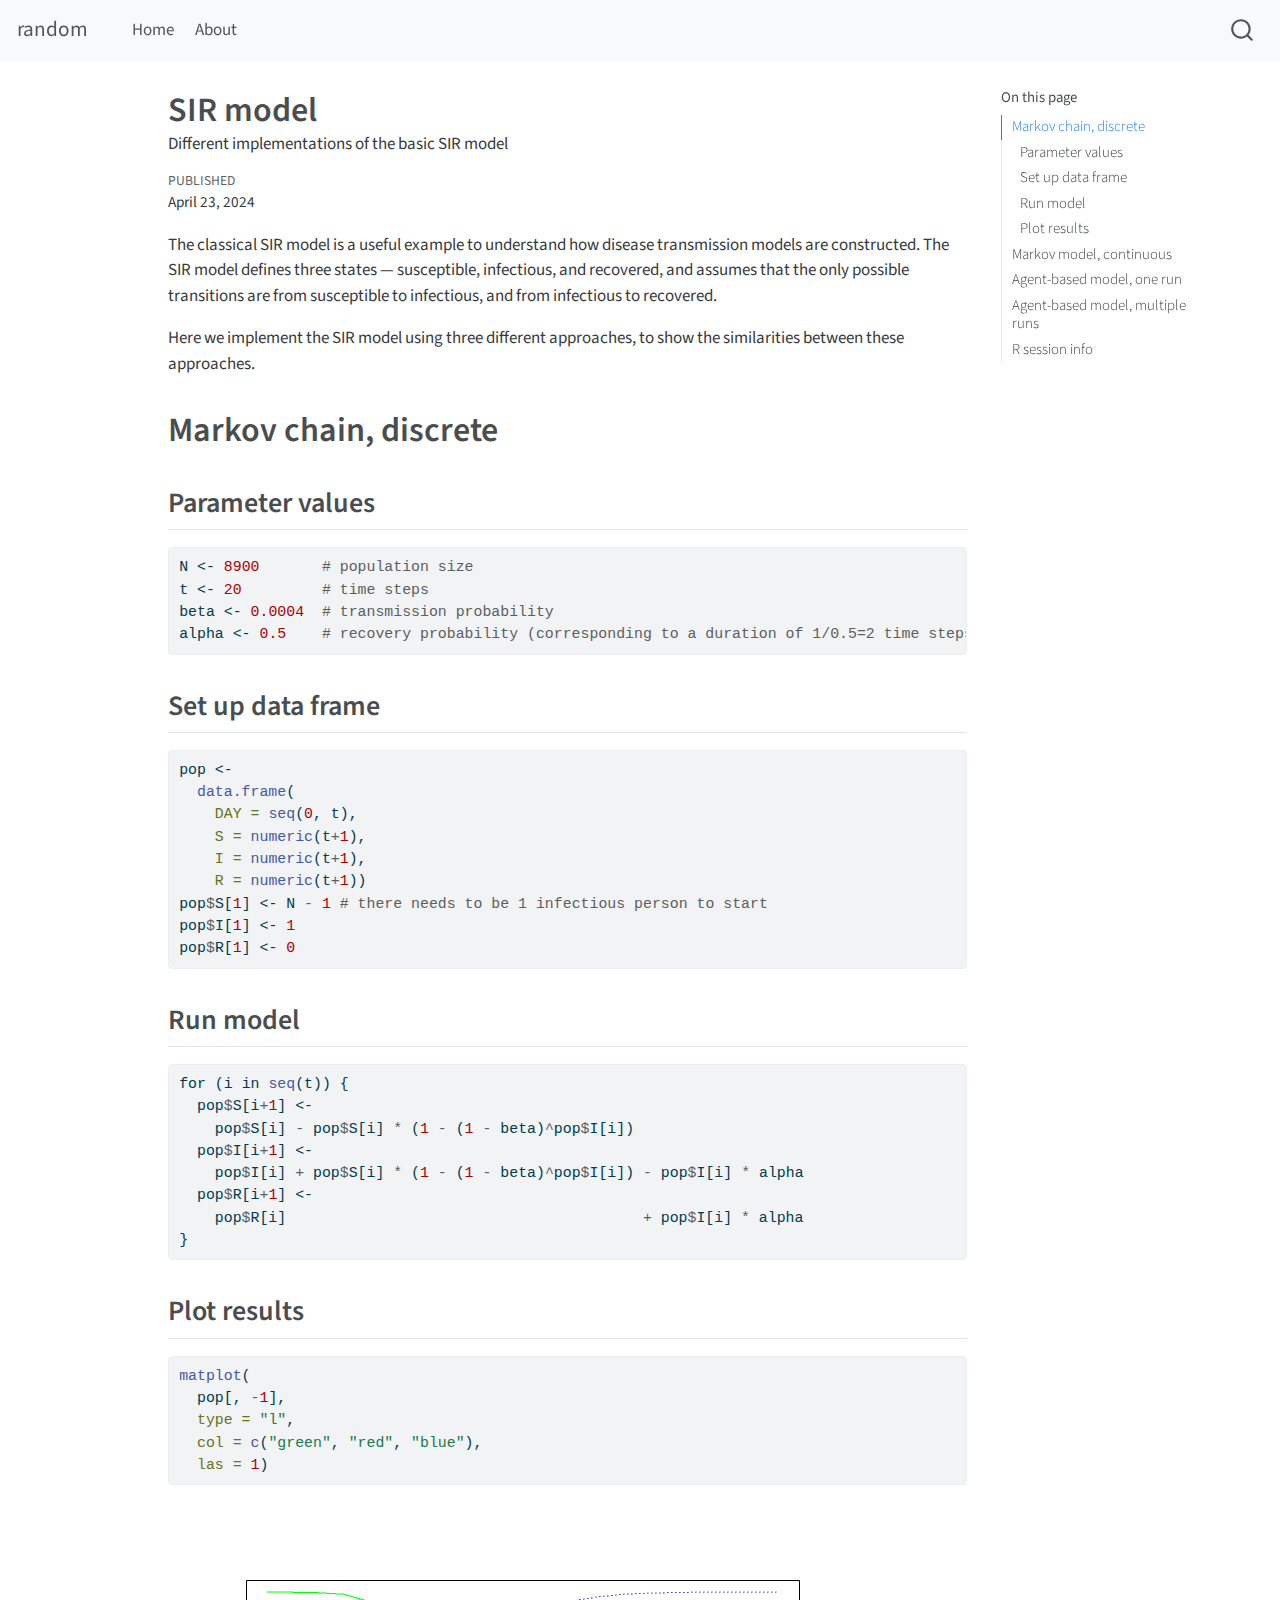
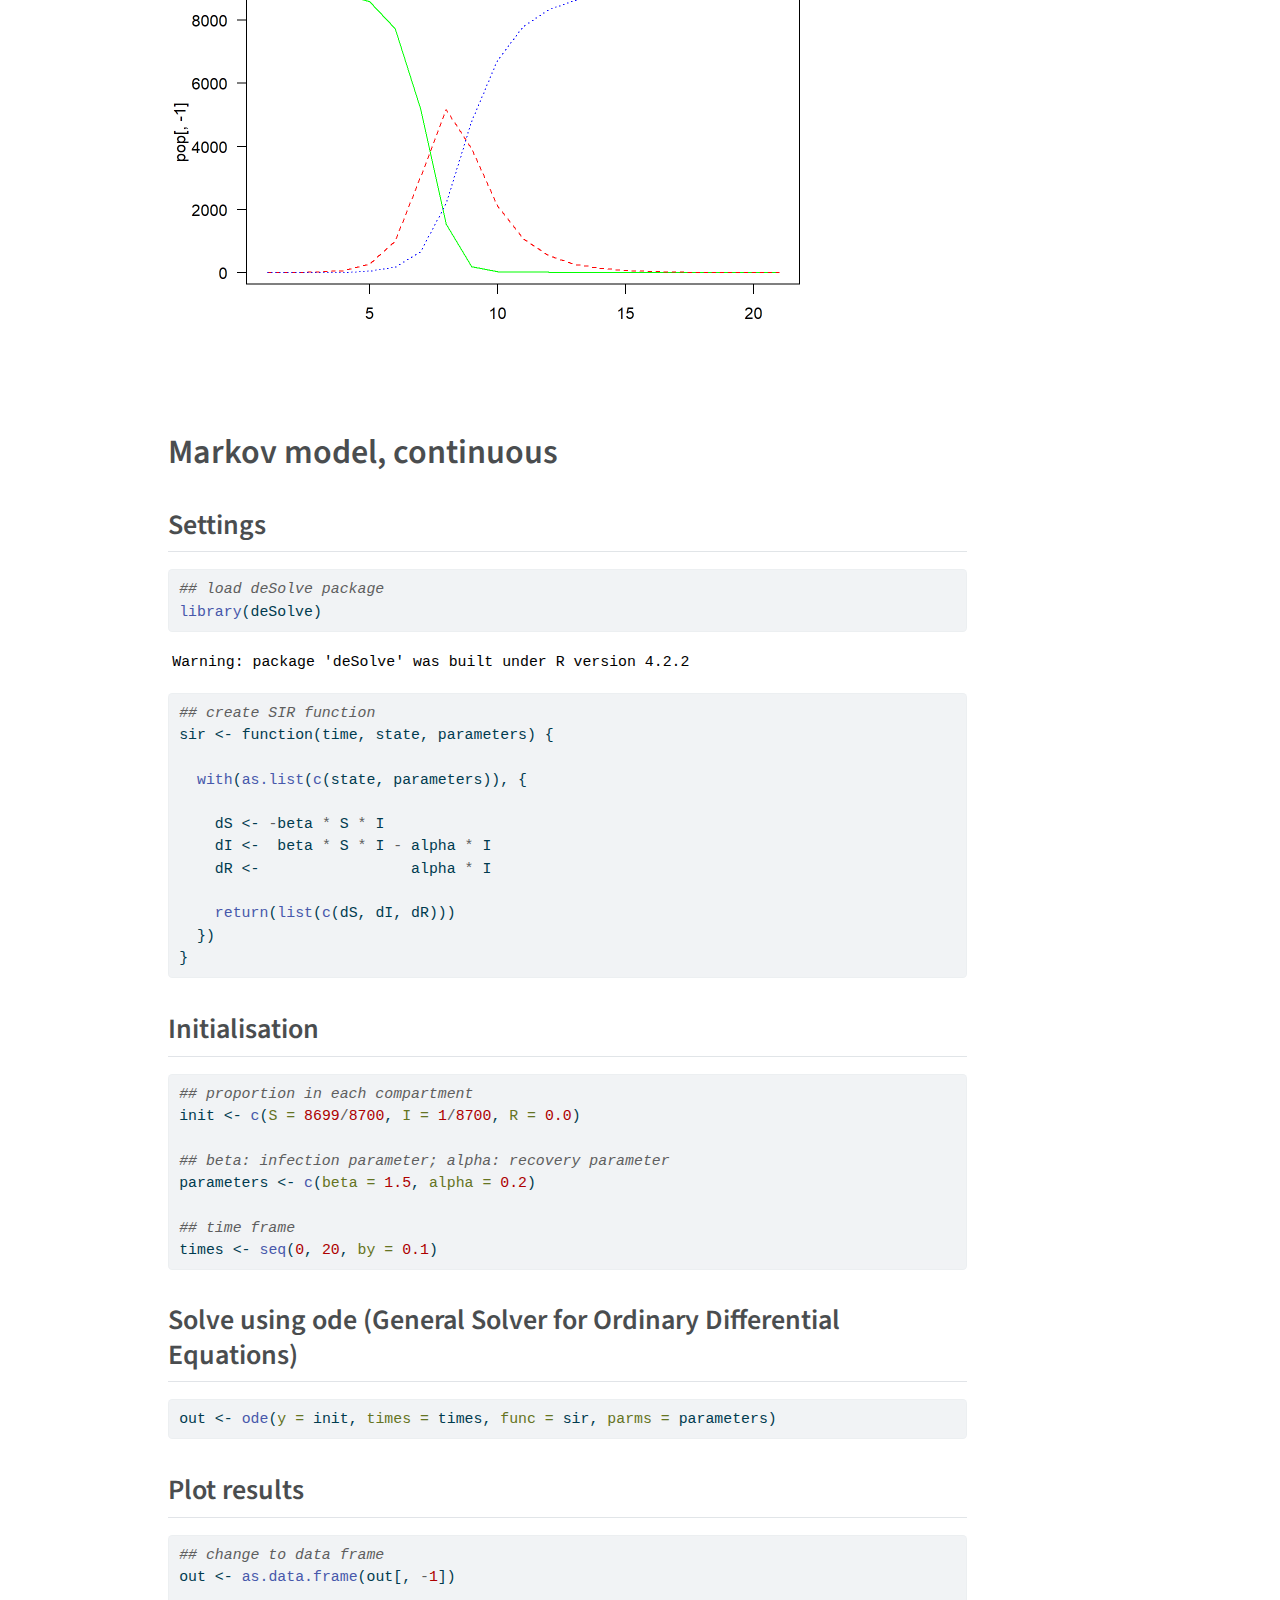
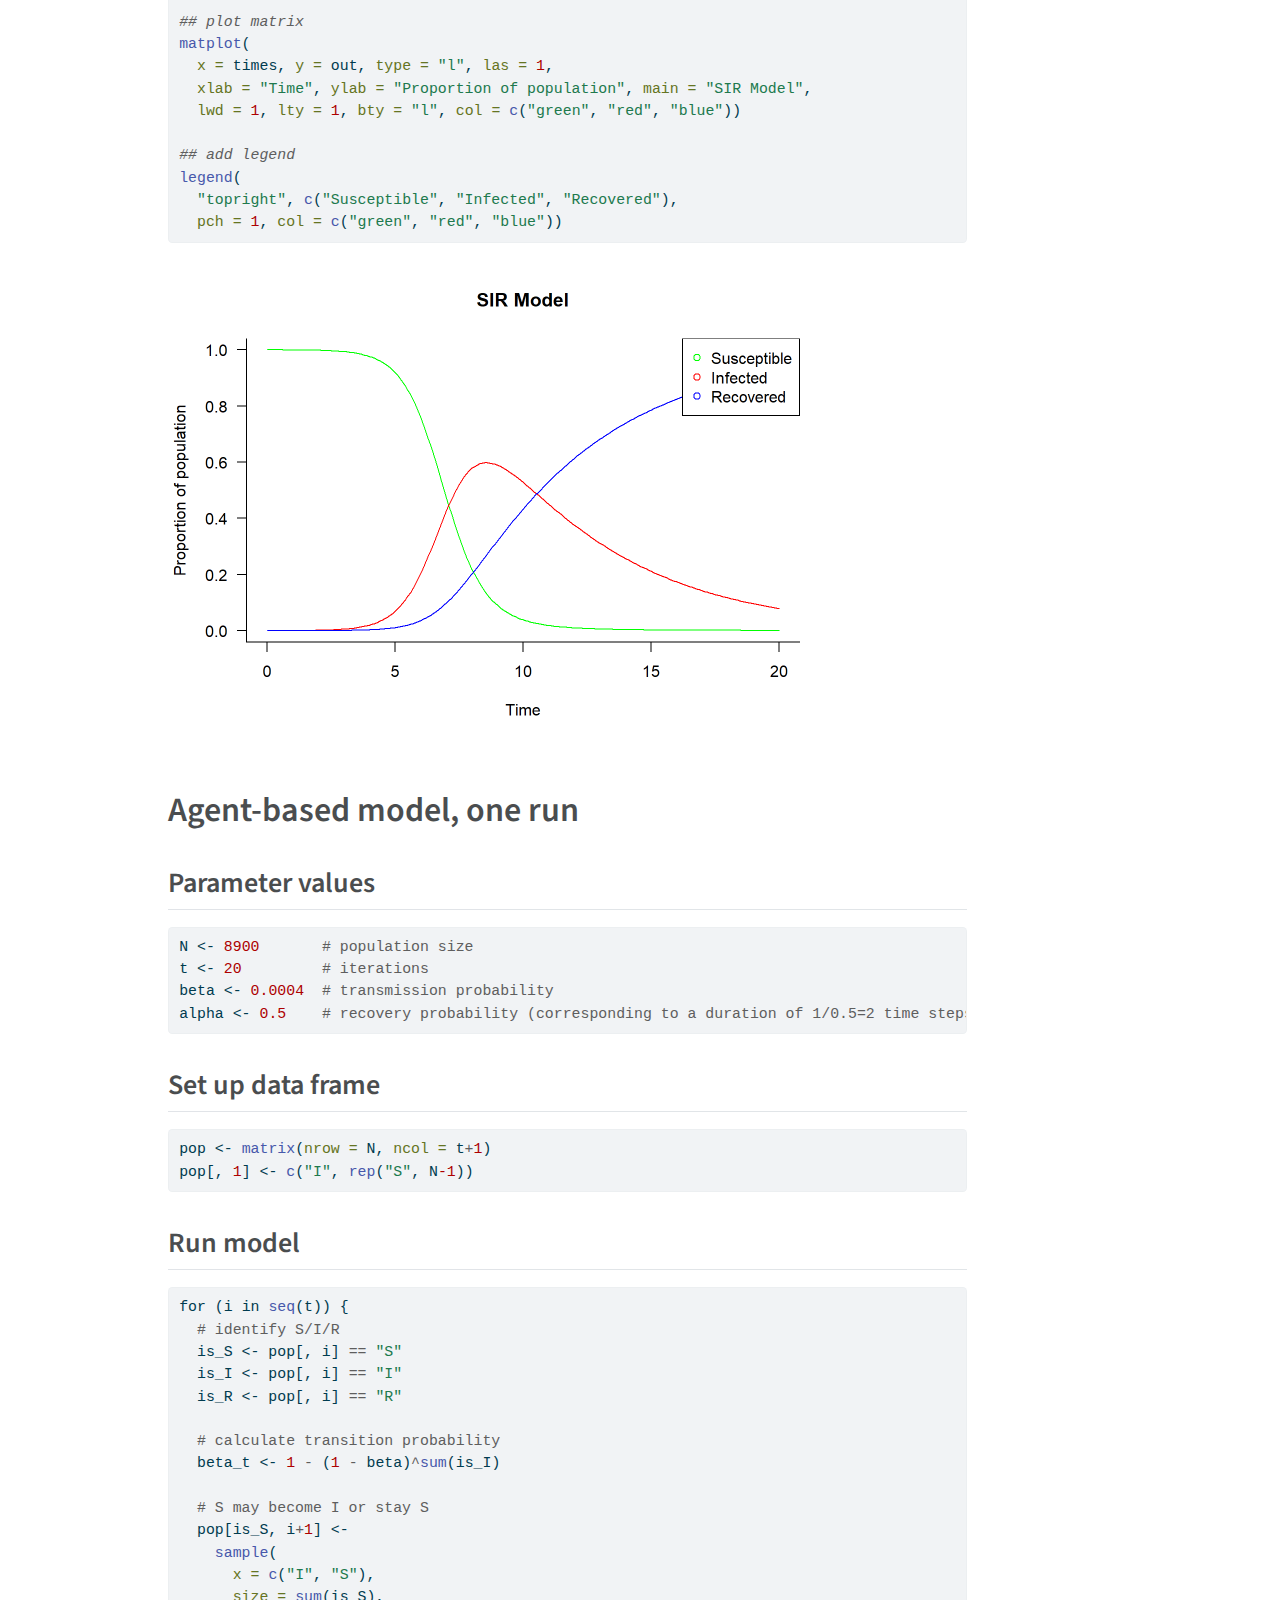
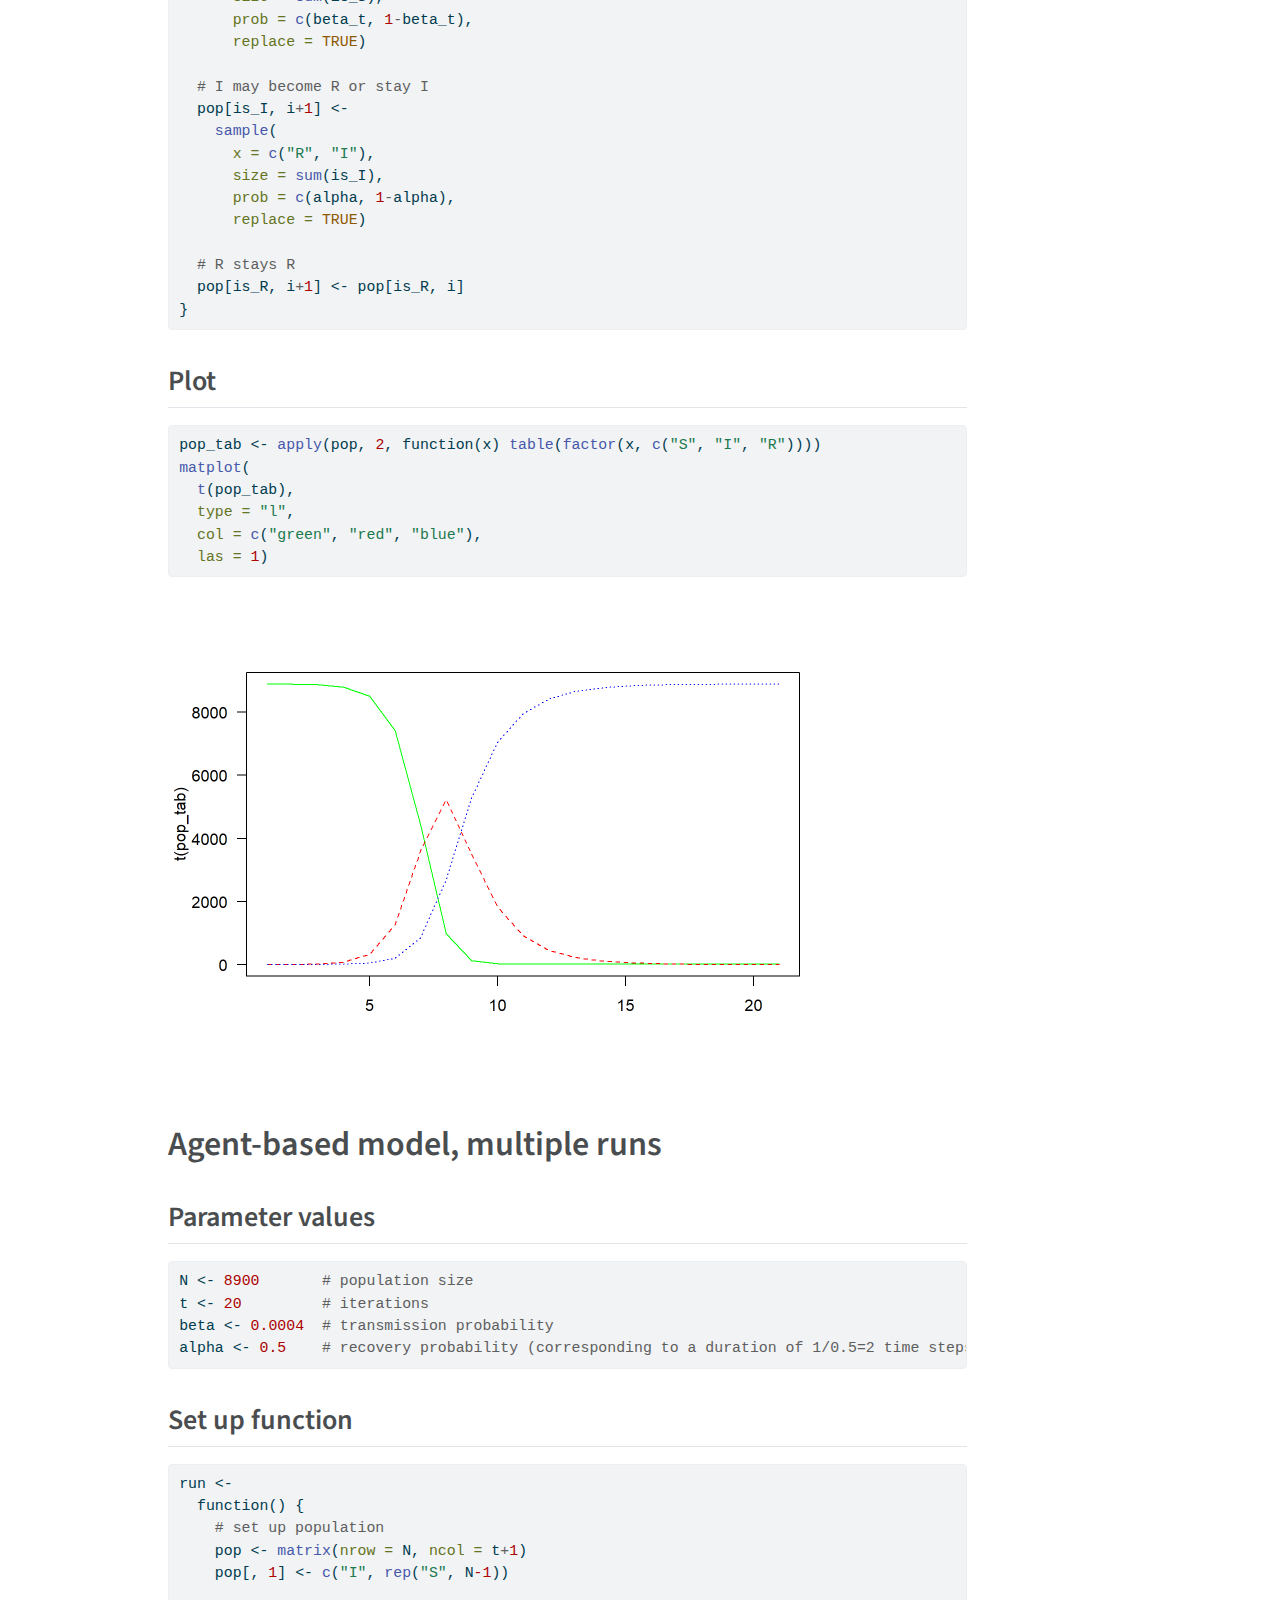
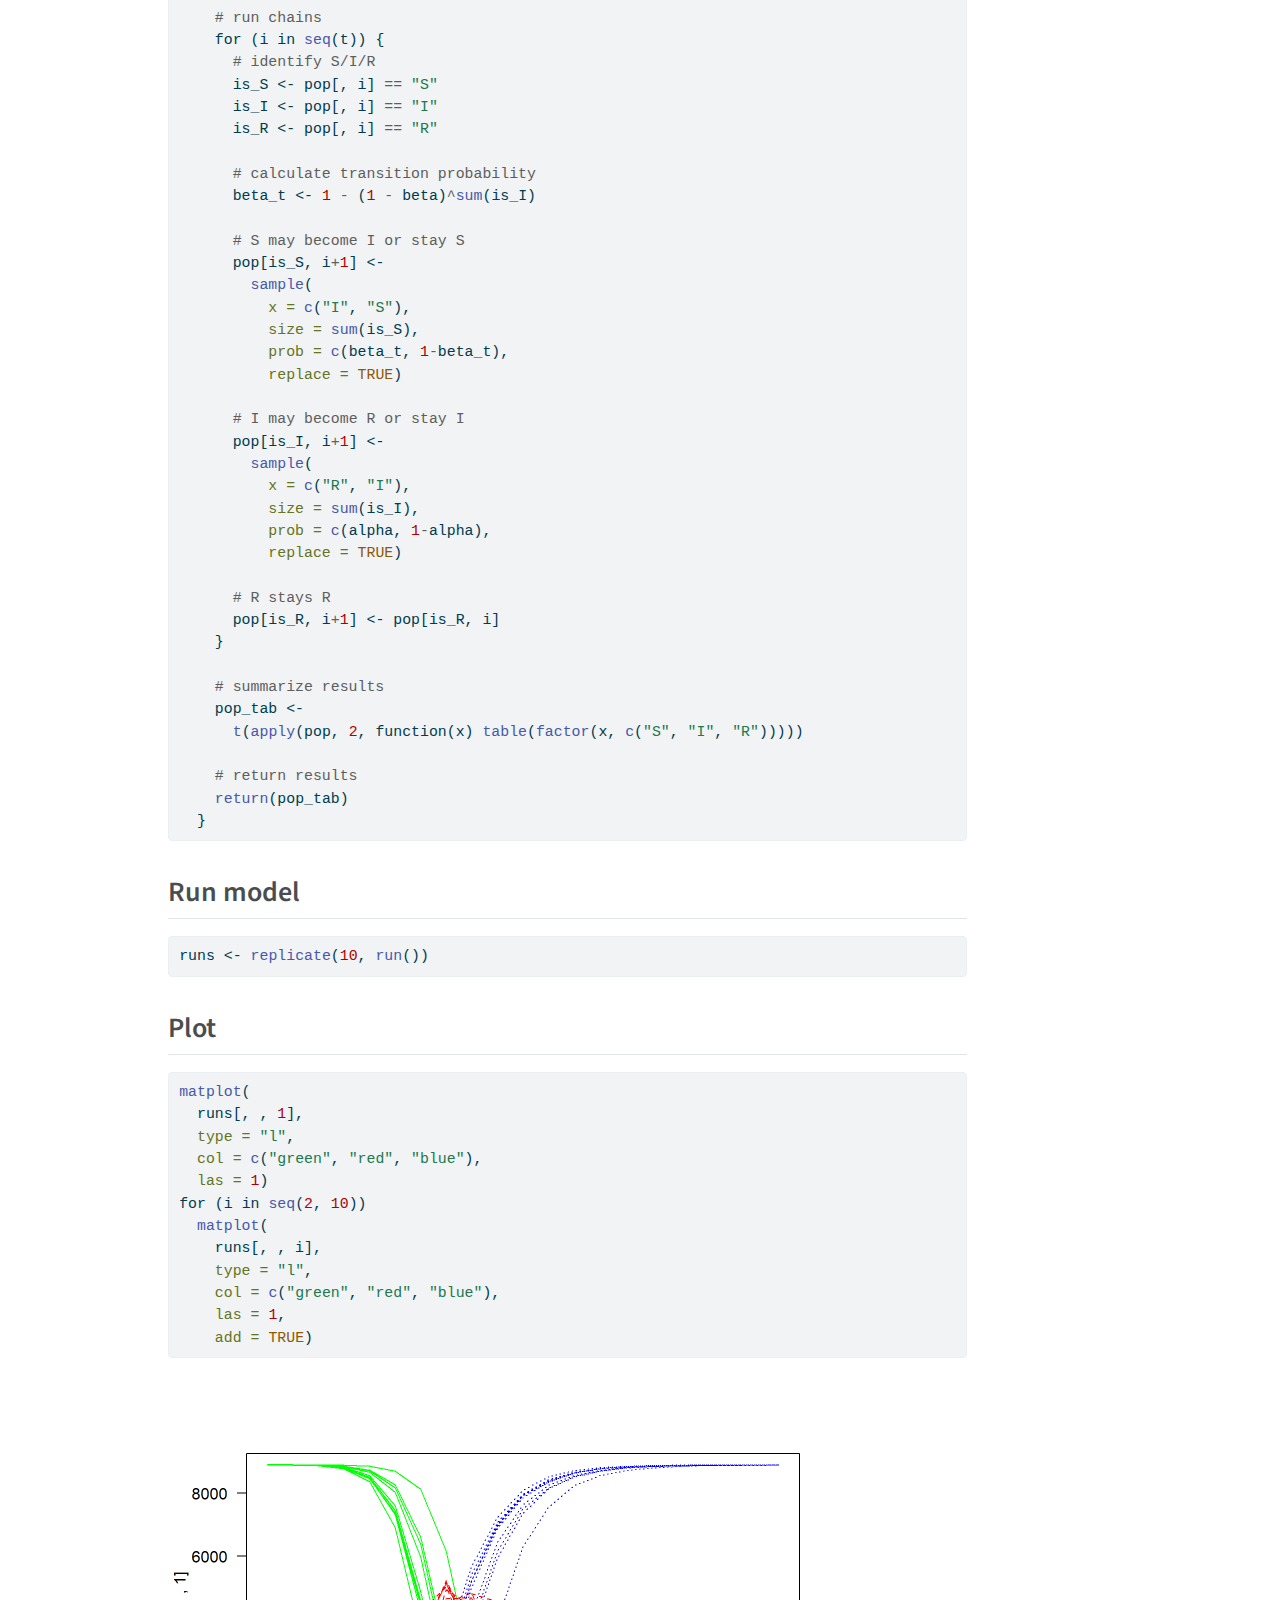
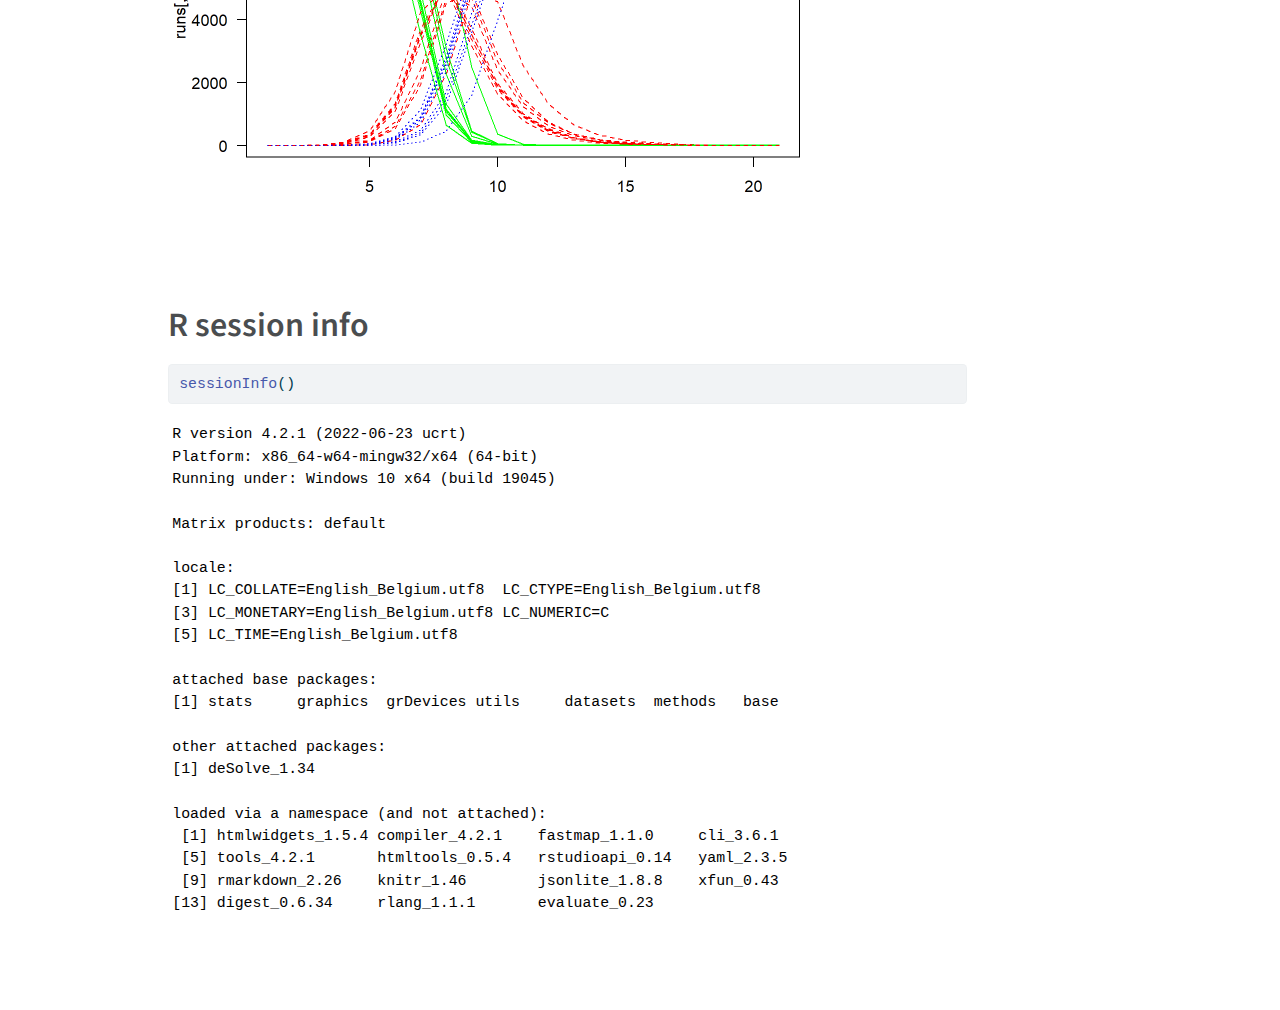
<file: docs/posts/sir-model/index.html>
<!DOCTYPE html>
<html xmlns="http://www.w3.org/1999/xhtml" lang="en" xml:lang="en"><head>

<meta charset="utf-8">
<meta name="generator" content="quarto-1.3.353">

<meta name="viewport" content="width=device-width, initial-scale=1.0, user-scalable=yes">

<meta name="dcterms.date" content="2024-04-23">
<meta name="description" content="Different implementations of the basic SIR model">

<title>random - SIR model</title>
<style>
code{white-space: pre-wrap;}
span.smallcaps{font-variant: small-caps;}
div.columns{display: flex; gap: min(4vw, 1.5em);}
div.column{flex: auto; overflow-x: auto;}
div.hanging-indent{margin-left: 1.5em; text-indent: -1.5em;}
ul.task-list{list-style: none;}
ul.task-list li input[type="checkbox"] {
  width: 0.8em;
  margin: 0 0.8em 0.2em -1em; /* quarto-specific, see https://github.com/quarto-dev/quarto-cli/issues/4556 */ 
  vertical-align: middle;
}
/* CSS for syntax highlighting */
pre > code.sourceCode { white-space: pre; position: relative; }
pre > code.sourceCode > span { display: inline-block; line-height: 1.25; }
pre > code.sourceCode > span:empty { height: 1.2em; }
.sourceCode { overflow: visible; }
code.sourceCode > span { color: inherit; text-decoration: inherit; }
div.sourceCode { margin: 1em 0; }
pre.sourceCode { margin: 0; }
@media screen {
div.sourceCode { overflow: auto; }
}
@media print {
pre > code.sourceCode { white-space: pre-wrap; }
pre > code.sourceCode > span { text-indent: -5em; padding-left: 5em; }
}
pre.numberSource code
  { counter-reset: source-line 0; }
pre.numberSource code > span
  { position: relative; left: -4em; counter-increment: source-line; }
pre.numberSource code > span > a:first-child::before
  { content: counter(source-line);
    position: relative; left: -1em; text-align: right; vertical-align: baseline;
    border: none; display: inline-block;
    -webkit-touch-callout: none; -webkit-user-select: none;
    -khtml-user-select: none; -moz-user-select: none;
    -ms-user-select: none; user-select: none;
    padding: 0 4px; width: 4em;
  }
pre.numberSource { margin-left: 3em;  padding-left: 4px; }
div.sourceCode
  {   }
@media screen {
pre > code.sourceCode > span > a:first-child::before { text-decoration: underline; }
}
</style>


<script src="../../site_libs/quarto-nav/quarto-nav.js"></script>
<script src="../../site_libs/quarto-nav/headroom.min.js"></script>
<script src="../../site_libs/clipboard/clipboard.min.js"></script>
<script src="../../site_libs/quarto-search/autocomplete.umd.js"></script>
<script src="../../site_libs/quarto-search/fuse.min.js"></script>
<script src="../../site_libs/quarto-search/quarto-search.js"></script>
<meta name="quarto:offset" content="../../">
<script src="../../site_libs/quarto-html/quarto.js"></script>
<script src="../../site_libs/quarto-html/popper.min.js"></script>
<script src="../../site_libs/quarto-html/tippy.umd.min.js"></script>
<script src="../../site_libs/quarto-html/anchor.min.js"></script>
<link href="../../site_libs/quarto-html/tippy.css" rel="stylesheet">
<link href="../../site_libs/quarto-html/quarto-syntax-highlighting.css" rel="stylesheet" id="quarto-text-highlighting-styles">
<script src="../../site_libs/bootstrap/bootstrap.min.js"></script>
<link href="../../site_libs/bootstrap/bootstrap-icons.css" rel="stylesheet">
<link href="../../site_libs/bootstrap/bootstrap.min.css" rel="stylesheet" id="quarto-bootstrap" data-mode="light">
<script id="quarto-search-options" type="application/json">{
  "location": "navbar",
  "copy-button": false,
  "collapse-after": 3,
  "panel-placement": "end",
  "type": "overlay",
  "limit": 20,
  "language": {
    "search-no-results-text": "No results",
    "search-matching-documents-text": "matching documents",
    "search-copy-link-title": "Copy link to search",
    "search-hide-matches-text": "Hide additional matches",
    "search-more-match-text": "more match in this document",
    "search-more-matches-text": "more matches in this document",
    "search-clear-button-title": "Clear",
    "search-detached-cancel-button-title": "Cancel",
    "search-submit-button-title": "Submit"
  }
}</script>


<link rel="stylesheet" href="../../styles.css">
</head>

<body class="nav-fixed">

<div id="quarto-search-results"></div>
  <header id="quarto-header" class="headroom fixed-top">
    <nav class="navbar navbar-expand-lg navbar-dark ">
      <div class="navbar-container container-fluid">
      <div class="navbar-brand-container">
    <a class="navbar-brand" href="../../index.html">
    <span class="navbar-title">random</span>
    </a>
  </div>
            <div id="quarto-search" class="" title="Search"></div>
          <button class="navbar-toggler" type="button" data-bs-toggle="collapse" data-bs-target="#navbarCollapse" aria-controls="navbarCollapse" aria-expanded="false" aria-label="Toggle navigation" onclick="if (window.quartoToggleHeadroom) { window.quartoToggleHeadroom(); }">
  <span class="navbar-toggler-icon"></span>
</button>
          <div class="collapse navbar-collapse" id="navbarCollapse">
            <ul class="navbar-nav navbar-nav-scroll me-auto">
  <li class="nav-item">
    <a class="nav-link" href="../../index.html" rel="" target="">
 <span class="menu-text">Home</span></a>
  </li>  
  <li class="nav-item">
    <a class="nav-link" href="../../about.html" rel="" target="">
 <span class="menu-text">About</span></a>
  </li>  
</ul>
            <div class="quarto-navbar-tools ms-auto">
</div>
          </div> <!-- /navcollapse -->
      </div> <!-- /container-fluid -->
    </nav>
</header>
<!-- content -->
<div id="quarto-content" class="quarto-container page-columns page-rows-contents page-layout-article page-navbar">
<!-- sidebar -->
<!-- margin-sidebar -->
    <div id="quarto-margin-sidebar" class="sidebar margin-sidebar">
        <nav id="TOC" role="doc-toc" class="toc-active">
    <h2 id="toc-title">On this page</h2>
   
  <ul>
  <li><a href="#markov-chain-discrete" id="toc-markov-chain-discrete" class="nav-link active" data-scroll-target="#markov-chain-discrete">Markov chain, discrete</a>
  <ul class="collapse">
  <li><a href="#parameter-values" id="toc-parameter-values" class="nav-link" data-scroll-target="#parameter-values">Parameter values</a></li>
  <li><a href="#set-up-data-frame" id="toc-set-up-data-frame" class="nav-link" data-scroll-target="#set-up-data-frame">Set up data frame</a></li>
  <li><a href="#run-model" id="toc-run-model" class="nav-link" data-scroll-target="#run-model">Run model</a></li>
  <li><a href="#plot-results" id="toc-plot-results" class="nav-link" data-scroll-target="#plot-results">Plot results</a></li>
  </ul></li>
  <li><a href="#markov-model-continuous" id="toc-markov-model-continuous" class="nav-link" data-scroll-target="#markov-model-continuous">Markov model, continuous</a>
  <ul class="collapse">
  <li><a href="#settings" id="toc-settings" class="nav-link" data-scroll-target="#settings">Settings</a></li>
  <li><a href="#initialisation" id="toc-initialisation" class="nav-link" data-scroll-target="#initialisation">Initialisation</a></li>
  <li><a href="#solve-using-ode-general-solver-for-ordinary-differential-equations" id="toc-solve-using-ode-general-solver-for-ordinary-differential-equations" class="nav-link" data-scroll-target="#solve-using-ode-general-solver-for-ordinary-differential-equations">Solve using ode (General Solver for Ordinary Differential Equations)</a></li>
  <li><a href="#plot-results-1" id="toc-plot-results-1" class="nav-link" data-scroll-target="#plot-results-1">Plot results</a></li>
  </ul></li>
  <li><a href="#agent-based-model-one-run" id="toc-agent-based-model-one-run" class="nav-link" data-scroll-target="#agent-based-model-one-run">Agent-based model, one run</a>
  <ul class="collapse">
  <li><a href="#parameter-values-1" id="toc-parameter-values-1" class="nav-link" data-scroll-target="#parameter-values-1">Parameter values</a></li>
  <li><a href="#set-up-data-frame-1" id="toc-set-up-data-frame-1" class="nav-link" data-scroll-target="#set-up-data-frame-1">Set up data frame</a></li>
  <li><a href="#run-model-1" id="toc-run-model-1" class="nav-link" data-scroll-target="#run-model-1">Run model</a></li>
  <li><a href="#plot" id="toc-plot" class="nav-link" data-scroll-target="#plot">Plot</a></li>
  </ul></li>
  <li><a href="#agent-based-model-multiple-runs" id="toc-agent-based-model-multiple-runs" class="nav-link" data-scroll-target="#agent-based-model-multiple-runs">Agent-based model, multiple runs</a>
  <ul class="collapse">
  <li><a href="#parameter-values-2" id="toc-parameter-values-2" class="nav-link" data-scroll-target="#parameter-values-2">Parameter values</a></li>
  <li><a href="#set-up-function" id="toc-set-up-function" class="nav-link" data-scroll-target="#set-up-function">Set up function</a></li>
  <li><a href="#run-model-2" id="toc-run-model-2" class="nav-link" data-scroll-target="#run-model-2">Run model</a></li>
  <li><a href="#plot-1" id="toc-plot-1" class="nav-link" data-scroll-target="#plot-1">Plot</a></li>
  </ul></li>
  <li><a href="#r-session-info" id="toc-r-session-info" class="nav-link" data-scroll-target="#r-session-info">R session info</a></li>
  </ul>
</nav>
    </div>
<!-- main -->
<main class="content" id="quarto-document-content">

<header id="title-block-header" class="quarto-title-block default">
<div class="quarto-title">
<h1 class="title">SIR model</h1>
</div>

<div>
  <div class="description">
    Different implementations of the basic SIR model
  </div>
</div>


<div class="quarto-title-meta">

    
    <div>
    <div class="quarto-title-meta-heading">Published</div>
    <div class="quarto-title-meta-contents">
      <p class="date">April 23, 2024</p>
    </div>
  </div>
  
    
  </div>
  

</header>

<p>The classical SIR model is a useful example to understand how disease transmission models are constructed. The SIR model defines three states — susceptible, infectious, and recovered, and assumes that the only possible transitions are from susceptible to infectious, and from infectious to recovered.</p>
<p>Here we implement the SIR model using three different approaches, to show the similarities between these approaches.</p>
<section id="markov-chain-discrete" class="level1">
<h1>Markov chain, discrete</h1>
<section id="parameter-values" class="level2">
<h2 class="anchored" data-anchor-id="parameter-values">Parameter values</h2>
<div class="cell">
<div class="sourceCode cell-code" id="cb1"><pre class="sourceCode r code-with-copy"><code class="sourceCode r"><span id="cb1-1"><a href="#cb1-1" aria-hidden="true" tabindex="-1"></a>N <span class="ot">&lt;-</span> <span class="dv">8900</span>       <span class="co"># population size</span></span>
<span id="cb1-2"><a href="#cb1-2" aria-hidden="true" tabindex="-1"></a>t <span class="ot">&lt;-</span> <span class="dv">20</span>         <span class="co"># time steps</span></span>
<span id="cb1-3"><a href="#cb1-3" aria-hidden="true" tabindex="-1"></a>beta <span class="ot">&lt;-</span> <span class="fl">0.0004</span>  <span class="co"># transmission probability</span></span>
<span id="cb1-4"><a href="#cb1-4" aria-hidden="true" tabindex="-1"></a>alpha <span class="ot">&lt;-</span> <span class="fl">0.5</span>    <span class="co"># recovery probability (corresponding to a duration of 1/0.5=2 time steps)</span></span></code><button title="Copy to Clipboard" class="code-copy-button"><i class="bi"></i></button></pre></div>
</div>
</section>
<section id="set-up-data-frame" class="level2">
<h2 class="anchored" data-anchor-id="set-up-data-frame">Set up data frame</h2>
<div class="cell">
<div class="sourceCode cell-code" id="cb2"><pre class="sourceCode r code-with-copy"><code class="sourceCode r"><span id="cb2-1"><a href="#cb2-1" aria-hidden="true" tabindex="-1"></a>pop <span class="ot">&lt;-</span></span>
<span id="cb2-2"><a href="#cb2-2" aria-hidden="true" tabindex="-1"></a>  <span class="fu">data.frame</span>(</span>
<span id="cb2-3"><a href="#cb2-3" aria-hidden="true" tabindex="-1"></a>    <span class="at">DAY =</span> <span class="fu">seq</span>(<span class="dv">0</span>, t),</span>
<span id="cb2-4"><a href="#cb2-4" aria-hidden="true" tabindex="-1"></a>    <span class="at">S =</span> <span class="fu">numeric</span>(t<span class="sc">+</span><span class="dv">1</span>),</span>
<span id="cb2-5"><a href="#cb2-5" aria-hidden="true" tabindex="-1"></a>    <span class="at">I =</span> <span class="fu">numeric</span>(t<span class="sc">+</span><span class="dv">1</span>),</span>
<span id="cb2-6"><a href="#cb2-6" aria-hidden="true" tabindex="-1"></a>    <span class="at">R =</span> <span class="fu">numeric</span>(t<span class="sc">+</span><span class="dv">1</span>))</span>
<span id="cb2-7"><a href="#cb2-7" aria-hidden="true" tabindex="-1"></a>pop<span class="sc">$</span>S[<span class="dv">1</span>] <span class="ot">&lt;-</span> N <span class="sc">-</span> <span class="dv">1</span> <span class="co"># there needs to be 1 infectious person to start</span></span>
<span id="cb2-8"><a href="#cb2-8" aria-hidden="true" tabindex="-1"></a>pop<span class="sc">$</span>I[<span class="dv">1</span>] <span class="ot">&lt;-</span> <span class="dv">1</span></span>
<span id="cb2-9"><a href="#cb2-9" aria-hidden="true" tabindex="-1"></a>pop<span class="sc">$</span>R[<span class="dv">1</span>] <span class="ot">&lt;-</span> <span class="dv">0</span></span></code><button title="Copy to Clipboard" class="code-copy-button"><i class="bi"></i></button></pre></div>
</div>
</section>
<section id="run-model" class="level2">
<h2 class="anchored" data-anchor-id="run-model">Run model</h2>
<div class="cell">
<div class="sourceCode cell-code" id="cb3"><pre class="sourceCode r code-with-copy"><code class="sourceCode r"><span id="cb3-1"><a href="#cb3-1" aria-hidden="true" tabindex="-1"></a><span class="cf">for</span> (i <span class="cf">in</span> <span class="fu">seq</span>(t)) {</span>
<span id="cb3-2"><a href="#cb3-2" aria-hidden="true" tabindex="-1"></a>  pop<span class="sc">$</span>S[i<span class="sc">+</span><span class="dv">1</span>] <span class="ot">&lt;-</span></span>
<span id="cb3-3"><a href="#cb3-3" aria-hidden="true" tabindex="-1"></a>    pop<span class="sc">$</span>S[i] <span class="sc">-</span> pop<span class="sc">$</span>S[i] <span class="sc">*</span> (<span class="dv">1</span> <span class="sc">-</span> (<span class="dv">1</span> <span class="sc">-</span> beta)<span class="sc">^</span>pop<span class="sc">$</span>I[i])</span>
<span id="cb3-4"><a href="#cb3-4" aria-hidden="true" tabindex="-1"></a>  pop<span class="sc">$</span>I[i<span class="sc">+</span><span class="dv">1</span>] <span class="ot">&lt;-</span></span>
<span id="cb3-5"><a href="#cb3-5" aria-hidden="true" tabindex="-1"></a>    pop<span class="sc">$</span>I[i] <span class="sc">+</span> pop<span class="sc">$</span>S[i] <span class="sc">*</span> (<span class="dv">1</span> <span class="sc">-</span> (<span class="dv">1</span> <span class="sc">-</span> beta)<span class="sc">^</span>pop<span class="sc">$</span>I[i]) <span class="sc">-</span> pop<span class="sc">$</span>I[i] <span class="sc">*</span> alpha</span>
<span id="cb3-6"><a href="#cb3-6" aria-hidden="true" tabindex="-1"></a>  pop<span class="sc">$</span>R[i<span class="sc">+</span><span class="dv">1</span>] <span class="ot">&lt;-</span></span>
<span id="cb3-7"><a href="#cb3-7" aria-hidden="true" tabindex="-1"></a>    pop<span class="sc">$</span>R[i]                                        <span class="sc">+</span> pop<span class="sc">$</span>I[i] <span class="sc">*</span> alpha</span>
<span id="cb3-8"><a href="#cb3-8" aria-hidden="true" tabindex="-1"></a>}</span></code><button title="Copy to Clipboard" class="code-copy-button"><i class="bi"></i></button></pre></div>
</div>
</section>
<section id="plot-results" class="level2">
<h2 class="anchored" data-anchor-id="plot-results">Plot results</h2>
<div class="cell">
<div class="sourceCode cell-code" id="cb4"><pre class="sourceCode r code-with-copy"><code class="sourceCode r"><span id="cb4-1"><a href="#cb4-1" aria-hidden="true" tabindex="-1"></a><span class="fu">matplot</span>(</span>
<span id="cb4-2"><a href="#cb4-2" aria-hidden="true" tabindex="-1"></a>  pop[, <span class="sc">-</span><span class="dv">1</span>],</span>
<span id="cb4-3"><a href="#cb4-3" aria-hidden="true" tabindex="-1"></a>  <span class="at">type =</span> <span class="st">"l"</span>,</span>
<span id="cb4-4"><a href="#cb4-4" aria-hidden="true" tabindex="-1"></a>  <span class="at">col =</span> <span class="fu">c</span>(<span class="st">"green"</span>, <span class="st">"red"</span>, <span class="st">"blue"</span>),</span>
<span id="cb4-5"><a href="#cb4-5" aria-hidden="true" tabindex="-1"></a>  <span class="at">las =</span> <span class="dv">1</span>)</span></code><button title="Copy to Clipboard" class="code-copy-button"><i class="bi"></i></button></pre></div>
<div class="cell-output-display">
<p><img src="index_files/figure-html/unnamed-chunk-4-1.png" class="img-fluid" width="672"></p>
</div>
</div>
</section>
</section>
<section id="markov-model-continuous" class="level1">
<h1>Markov model, continuous</h1>
<section id="settings" class="level2">
<h2 class="anchored" data-anchor-id="settings">Settings</h2>
<div class="cell">
<div class="sourceCode cell-code" id="cb5"><pre class="sourceCode r code-with-copy"><code class="sourceCode r"><span id="cb5-1"><a href="#cb5-1" aria-hidden="true" tabindex="-1"></a><span class="do">## load deSolve package</span></span>
<span id="cb5-2"><a href="#cb5-2" aria-hidden="true" tabindex="-1"></a><span class="fu">library</span>(deSolve)</span></code><button title="Copy to Clipboard" class="code-copy-button"><i class="bi"></i></button></pre></div>
<div class="cell-output cell-output-stderr">
<pre><code>Warning: package 'deSolve' was built under R version 4.2.2</code></pre>
</div>
<div class="sourceCode cell-code" id="cb7"><pre class="sourceCode r code-with-copy"><code class="sourceCode r"><span id="cb7-1"><a href="#cb7-1" aria-hidden="true" tabindex="-1"></a><span class="do">## create SIR function</span></span>
<span id="cb7-2"><a href="#cb7-2" aria-hidden="true" tabindex="-1"></a>sir <span class="ot">&lt;-</span> <span class="cf">function</span>(time, state, parameters) {</span>
<span id="cb7-3"><a href="#cb7-3" aria-hidden="true" tabindex="-1"></a></span>
<span id="cb7-4"><a href="#cb7-4" aria-hidden="true" tabindex="-1"></a>  <span class="fu">with</span>(<span class="fu">as.list</span>(<span class="fu">c</span>(state, parameters)), {</span>
<span id="cb7-5"><a href="#cb7-5" aria-hidden="true" tabindex="-1"></a></span>
<span id="cb7-6"><a href="#cb7-6" aria-hidden="true" tabindex="-1"></a>    dS <span class="ot">&lt;-</span> <span class="sc">-</span>beta <span class="sc">*</span> S <span class="sc">*</span> I</span>
<span id="cb7-7"><a href="#cb7-7" aria-hidden="true" tabindex="-1"></a>    dI <span class="ot">&lt;-</span>  beta <span class="sc">*</span> S <span class="sc">*</span> I <span class="sc">-</span> alpha <span class="sc">*</span> I</span>
<span id="cb7-8"><a href="#cb7-8" aria-hidden="true" tabindex="-1"></a>    dR <span class="ot">&lt;-</span>                 alpha <span class="sc">*</span> I</span>
<span id="cb7-9"><a href="#cb7-9" aria-hidden="true" tabindex="-1"></a></span>
<span id="cb7-10"><a href="#cb7-10" aria-hidden="true" tabindex="-1"></a>    <span class="fu">return</span>(<span class="fu">list</span>(<span class="fu">c</span>(dS, dI, dR)))</span>
<span id="cb7-11"><a href="#cb7-11" aria-hidden="true" tabindex="-1"></a>  })</span>
<span id="cb7-12"><a href="#cb7-12" aria-hidden="true" tabindex="-1"></a>}</span></code><button title="Copy to Clipboard" class="code-copy-button"><i class="bi"></i></button></pre></div>
</div>
</section>
<section id="initialisation" class="level2">
<h2 class="anchored" data-anchor-id="initialisation">Initialisation</h2>
<div class="cell">
<div class="sourceCode cell-code" id="cb8"><pre class="sourceCode r code-with-copy"><code class="sourceCode r"><span id="cb8-1"><a href="#cb8-1" aria-hidden="true" tabindex="-1"></a><span class="do">## proportion in each compartment</span></span>
<span id="cb8-2"><a href="#cb8-2" aria-hidden="true" tabindex="-1"></a>init <span class="ot">&lt;-</span> <span class="fu">c</span>(<span class="at">S =</span> <span class="dv">8699</span><span class="sc">/</span><span class="dv">8700</span>, <span class="at">I =</span> <span class="dv">1</span><span class="sc">/</span><span class="dv">8700</span>, <span class="at">R =</span> <span class="fl">0.0</span>)</span>
<span id="cb8-3"><a href="#cb8-3" aria-hidden="true" tabindex="-1"></a></span>
<span id="cb8-4"><a href="#cb8-4" aria-hidden="true" tabindex="-1"></a><span class="do">## beta: infection parameter; alpha: recovery parameter</span></span>
<span id="cb8-5"><a href="#cb8-5" aria-hidden="true" tabindex="-1"></a>parameters <span class="ot">&lt;-</span> <span class="fu">c</span>(<span class="at">beta =</span> <span class="fl">1.5</span>, <span class="at">alpha =</span> <span class="fl">0.2</span>)</span>
<span id="cb8-6"><a href="#cb8-6" aria-hidden="true" tabindex="-1"></a></span>
<span id="cb8-7"><a href="#cb8-7" aria-hidden="true" tabindex="-1"></a><span class="do">## time frame</span></span>
<span id="cb8-8"><a href="#cb8-8" aria-hidden="true" tabindex="-1"></a>times <span class="ot">&lt;-</span> <span class="fu">seq</span>(<span class="dv">0</span>, <span class="dv">20</span>, <span class="at">by =</span> <span class="fl">0.1</span>)</span></code><button title="Copy to Clipboard" class="code-copy-button"><i class="bi"></i></button></pre></div>
</div>
</section>
<section id="solve-using-ode-general-solver-for-ordinary-differential-equations" class="level2">
<h2 class="anchored" data-anchor-id="solve-using-ode-general-solver-for-ordinary-differential-equations">Solve using ode (General Solver for Ordinary Differential Equations)</h2>
<div class="cell">
<div class="sourceCode cell-code" id="cb9"><pre class="sourceCode r code-with-copy"><code class="sourceCode r"><span id="cb9-1"><a href="#cb9-1" aria-hidden="true" tabindex="-1"></a>out <span class="ot">&lt;-</span> <span class="fu">ode</span>(<span class="at">y =</span> init, <span class="at">times =</span> times, <span class="at">func =</span> sir, <span class="at">parms =</span> parameters)</span></code><button title="Copy to Clipboard" class="code-copy-button"><i class="bi"></i></button></pre></div>
</div>
</section>
<section id="plot-results-1" class="level2">
<h2 class="anchored" data-anchor-id="plot-results-1">Plot results</h2>
<div class="cell">
<div class="sourceCode cell-code" id="cb10"><pre class="sourceCode r code-with-copy"><code class="sourceCode r"><span id="cb10-1"><a href="#cb10-1" aria-hidden="true" tabindex="-1"></a><span class="do">## change to data frame</span></span>
<span id="cb10-2"><a href="#cb10-2" aria-hidden="true" tabindex="-1"></a>out <span class="ot">&lt;-</span> <span class="fu">as.data.frame</span>(out[, <span class="sc">-</span><span class="dv">1</span>])</span>
<span id="cb10-3"><a href="#cb10-3" aria-hidden="true" tabindex="-1"></a></span>
<span id="cb10-4"><a href="#cb10-4" aria-hidden="true" tabindex="-1"></a><span class="do">## plot matrix</span></span>
<span id="cb10-5"><a href="#cb10-5" aria-hidden="true" tabindex="-1"></a><span class="fu">matplot</span>(</span>
<span id="cb10-6"><a href="#cb10-6" aria-hidden="true" tabindex="-1"></a>  <span class="at">x =</span> times, <span class="at">y =</span> out, <span class="at">type =</span> <span class="st">"l"</span>, <span class="at">las =</span> <span class="dv">1</span>,</span>
<span id="cb10-7"><a href="#cb10-7" aria-hidden="true" tabindex="-1"></a>  <span class="at">xlab =</span> <span class="st">"Time"</span>, <span class="at">ylab =</span> <span class="st">"Proportion of population"</span>, <span class="at">main =</span> <span class="st">"SIR Model"</span>,</span>
<span id="cb10-8"><a href="#cb10-8" aria-hidden="true" tabindex="-1"></a>  <span class="at">lwd =</span> <span class="dv">1</span>, <span class="at">lty =</span> <span class="dv">1</span>, <span class="at">bty =</span> <span class="st">"l"</span>, <span class="at">col =</span> <span class="fu">c</span>(<span class="st">"green"</span>, <span class="st">"red"</span>, <span class="st">"blue"</span>))</span>
<span id="cb10-9"><a href="#cb10-9" aria-hidden="true" tabindex="-1"></a></span>
<span id="cb10-10"><a href="#cb10-10" aria-hidden="true" tabindex="-1"></a><span class="do">## add legend</span></span>
<span id="cb10-11"><a href="#cb10-11" aria-hidden="true" tabindex="-1"></a><span class="fu">legend</span>(</span>
<span id="cb10-12"><a href="#cb10-12" aria-hidden="true" tabindex="-1"></a>  <span class="st">"topright"</span>, <span class="fu">c</span>(<span class="st">"Susceptible"</span>, <span class="st">"Infected"</span>, <span class="st">"Recovered"</span>),</span>
<span id="cb10-13"><a href="#cb10-13" aria-hidden="true" tabindex="-1"></a>  <span class="at">pch =</span> <span class="dv">1</span>, <span class="at">col =</span> <span class="fu">c</span>(<span class="st">"green"</span>, <span class="st">"red"</span>, <span class="st">"blue"</span>))</span></code><button title="Copy to Clipboard" class="code-copy-button"><i class="bi"></i></button></pre></div>
<div class="cell-output-display">
<p><img src="index_files/figure-html/unnamed-chunk-8-1.png" class="img-fluid" width="672"></p>
</div>
</div>
</section>
</section>
<section id="agent-based-model-one-run" class="level1">
<h1>Agent-based model, one run</h1>
<section id="parameter-values-1" class="level2">
<h2 class="anchored" data-anchor-id="parameter-values-1">Parameter values</h2>
<div class="cell">
<div class="sourceCode cell-code" id="cb11"><pre class="sourceCode r code-with-copy"><code class="sourceCode r"><span id="cb11-1"><a href="#cb11-1" aria-hidden="true" tabindex="-1"></a>N <span class="ot">&lt;-</span> <span class="dv">8900</span>       <span class="co"># population size</span></span>
<span id="cb11-2"><a href="#cb11-2" aria-hidden="true" tabindex="-1"></a>t <span class="ot">&lt;-</span> <span class="dv">20</span>         <span class="co"># iterations</span></span>
<span id="cb11-3"><a href="#cb11-3" aria-hidden="true" tabindex="-1"></a>beta <span class="ot">&lt;-</span> <span class="fl">0.0004</span>  <span class="co"># transmission probability</span></span>
<span id="cb11-4"><a href="#cb11-4" aria-hidden="true" tabindex="-1"></a>alpha <span class="ot">&lt;-</span> <span class="fl">0.5</span>    <span class="co"># recovery probability (corresponding to a duration of 1/0.5=2 time steps)</span></span></code><button title="Copy to Clipboard" class="code-copy-button"><i class="bi"></i></button></pre></div>
</div>
</section>
<section id="set-up-data-frame-1" class="level2">
<h2 class="anchored" data-anchor-id="set-up-data-frame-1">Set up data frame</h2>
<div class="cell">
<div class="sourceCode cell-code" id="cb12"><pre class="sourceCode r code-with-copy"><code class="sourceCode r"><span id="cb12-1"><a href="#cb12-1" aria-hidden="true" tabindex="-1"></a>pop <span class="ot">&lt;-</span> <span class="fu">matrix</span>(<span class="at">nrow =</span> N, <span class="at">ncol =</span> t<span class="sc">+</span><span class="dv">1</span>)</span>
<span id="cb12-2"><a href="#cb12-2" aria-hidden="true" tabindex="-1"></a>pop[, <span class="dv">1</span>] <span class="ot">&lt;-</span> <span class="fu">c</span>(<span class="st">"I"</span>, <span class="fu">rep</span>(<span class="st">"S"</span>, N<span class="dv">-1</span>))</span></code><button title="Copy to Clipboard" class="code-copy-button"><i class="bi"></i></button></pre></div>
</div>
</section>
<section id="run-model-1" class="level2">
<h2 class="anchored" data-anchor-id="run-model-1">Run model</h2>
<div class="cell">
<div class="sourceCode cell-code" id="cb13"><pre class="sourceCode r code-with-copy"><code class="sourceCode r"><span id="cb13-1"><a href="#cb13-1" aria-hidden="true" tabindex="-1"></a><span class="cf">for</span> (i <span class="cf">in</span> <span class="fu">seq</span>(t)) {</span>
<span id="cb13-2"><a href="#cb13-2" aria-hidden="true" tabindex="-1"></a>  <span class="co"># identify S/I/R</span></span>
<span id="cb13-3"><a href="#cb13-3" aria-hidden="true" tabindex="-1"></a>  is_S <span class="ot">&lt;-</span> pop[, i] <span class="sc">==</span> <span class="st">"S"</span></span>
<span id="cb13-4"><a href="#cb13-4" aria-hidden="true" tabindex="-1"></a>  is_I <span class="ot">&lt;-</span> pop[, i] <span class="sc">==</span> <span class="st">"I"</span></span>
<span id="cb13-5"><a href="#cb13-5" aria-hidden="true" tabindex="-1"></a>  is_R <span class="ot">&lt;-</span> pop[, i] <span class="sc">==</span> <span class="st">"R"</span></span>
<span id="cb13-6"><a href="#cb13-6" aria-hidden="true" tabindex="-1"></a></span>
<span id="cb13-7"><a href="#cb13-7" aria-hidden="true" tabindex="-1"></a>  <span class="co"># calculate transition probability</span></span>
<span id="cb13-8"><a href="#cb13-8" aria-hidden="true" tabindex="-1"></a>  beta_t <span class="ot">&lt;-</span> <span class="dv">1</span> <span class="sc">-</span> (<span class="dv">1</span> <span class="sc">-</span> beta)<span class="sc">^</span><span class="fu">sum</span>(is_I)</span>
<span id="cb13-9"><a href="#cb13-9" aria-hidden="true" tabindex="-1"></a>  </span>
<span id="cb13-10"><a href="#cb13-10" aria-hidden="true" tabindex="-1"></a>  <span class="co"># S may become I or stay S</span></span>
<span id="cb13-11"><a href="#cb13-11" aria-hidden="true" tabindex="-1"></a>  pop[is_S, i<span class="sc">+</span><span class="dv">1</span>] <span class="ot">&lt;-</span></span>
<span id="cb13-12"><a href="#cb13-12" aria-hidden="true" tabindex="-1"></a>    <span class="fu">sample</span>(</span>
<span id="cb13-13"><a href="#cb13-13" aria-hidden="true" tabindex="-1"></a>      <span class="at">x =</span> <span class="fu">c</span>(<span class="st">"I"</span>, <span class="st">"S"</span>),</span>
<span id="cb13-14"><a href="#cb13-14" aria-hidden="true" tabindex="-1"></a>      <span class="at">size =</span> <span class="fu">sum</span>(is_S),</span>
<span id="cb13-15"><a href="#cb13-15" aria-hidden="true" tabindex="-1"></a>      <span class="at">prob =</span> <span class="fu">c</span>(beta_t, <span class="dv">1</span><span class="sc">-</span>beta_t),</span>
<span id="cb13-16"><a href="#cb13-16" aria-hidden="true" tabindex="-1"></a>      <span class="at">replace =</span> <span class="cn">TRUE</span>)</span>
<span id="cb13-17"><a href="#cb13-17" aria-hidden="true" tabindex="-1"></a>  </span>
<span id="cb13-18"><a href="#cb13-18" aria-hidden="true" tabindex="-1"></a>  <span class="co"># I may become R or stay I</span></span>
<span id="cb13-19"><a href="#cb13-19" aria-hidden="true" tabindex="-1"></a>  pop[is_I, i<span class="sc">+</span><span class="dv">1</span>] <span class="ot">&lt;-</span></span>
<span id="cb13-20"><a href="#cb13-20" aria-hidden="true" tabindex="-1"></a>    <span class="fu">sample</span>(</span>
<span id="cb13-21"><a href="#cb13-21" aria-hidden="true" tabindex="-1"></a>      <span class="at">x =</span> <span class="fu">c</span>(<span class="st">"R"</span>, <span class="st">"I"</span>),</span>
<span id="cb13-22"><a href="#cb13-22" aria-hidden="true" tabindex="-1"></a>      <span class="at">size =</span> <span class="fu">sum</span>(is_I),</span>
<span id="cb13-23"><a href="#cb13-23" aria-hidden="true" tabindex="-1"></a>      <span class="at">prob =</span> <span class="fu">c</span>(alpha, <span class="dv">1</span><span class="sc">-</span>alpha),</span>
<span id="cb13-24"><a href="#cb13-24" aria-hidden="true" tabindex="-1"></a>      <span class="at">replace =</span> <span class="cn">TRUE</span>)</span>
<span id="cb13-25"><a href="#cb13-25" aria-hidden="true" tabindex="-1"></a>  </span>
<span id="cb13-26"><a href="#cb13-26" aria-hidden="true" tabindex="-1"></a>  <span class="co"># R stays R</span></span>
<span id="cb13-27"><a href="#cb13-27" aria-hidden="true" tabindex="-1"></a>  pop[is_R, i<span class="sc">+</span><span class="dv">1</span>] <span class="ot">&lt;-</span> pop[is_R, i]</span>
<span id="cb13-28"><a href="#cb13-28" aria-hidden="true" tabindex="-1"></a>}</span></code><button title="Copy to Clipboard" class="code-copy-button"><i class="bi"></i></button></pre></div>
</div>
</section>
<section id="plot" class="level2">
<h2 class="anchored" data-anchor-id="plot">Plot</h2>
<div class="cell">
<div class="sourceCode cell-code" id="cb14"><pre class="sourceCode r code-with-copy"><code class="sourceCode r"><span id="cb14-1"><a href="#cb14-1" aria-hidden="true" tabindex="-1"></a>pop_tab <span class="ot">&lt;-</span> <span class="fu">apply</span>(pop, <span class="dv">2</span>, <span class="cf">function</span>(x) <span class="fu">table</span>(<span class="fu">factor</span>(x, <span class="fu">c</span>(<span class="st">"S"</span>, <span class="st">"I"</span>, <span class="st">"R"</span>))))</span>
<span id="cb14-2"><a href="#cb14-2" aria-hidden="true" tabindex="-1"></a><span class="fu">matplot</span>(</span>
<span id="cb14-3"><a href="#cb14-3" aria-hidden="true" tabindex="-1"></a>  <span class="fu">t</span>(pop_tab),</span>
<span id="cb14-4"><a href="#cb14-4" aria-hidden="true" tabindex="-1"></a>  <span class="at">type =</span> <span class="st">"l"</span>,</span>
<span id="cb14-5"><a href="#cb14-5" aria-hidden="true" tabindex="-1"></a>  <span class="at">col =</span> <span class="fu">c</span>(<span class="st">"green"</span>, <span class="st">"red"</span>, <span class="st">"blue"</span>),</span>
<span id="cb14-6"><a href="#cb14-6" aria-hidden="true" tabindex="-1"></a>  <span class="at">las =</span> <span class="dv">1</span>)</span></code><button title="Copy to Clipboard" class="code-copy-button"><i class="bi"></i></button></pre></div>
<div class="cell-output-display">
<p><img src="index_files/figure-html/unnamed-chunk-12-1.png" class="img-fluid" width="672"></p>
</div>
</div>
</section>
</section>
<section id="agent-based-model-multiple-runs" class="level1">
<h1>Agent-based model, multiple runs</h1>
<section id="parameter-values-2" class="level2">
<h2 class="anchored" data-anchor-id="parameter-values-2">Parameter values</h2>
<div class="cell">
<div class="sourceCode cell-code" id="cb15"><pre class="sourceCode r code-with-copy"><code class="sourceCode r"><span id="cb15-1"><a href="#cb15-1" aria-hidden="true" tabindex="-1"></a>N <span class="ot">&lt;-</span> <span class="dv">8900</span>       <span class="co"># population size</span></span>
<span id="cb15-2"><a href="#cb15-2" aria-hidden="true" tabindex="-1"></a>t <span class="ot">&lt;-</span> <span class="dv">20</span>         <span class="co"># iterations</span></span>
<span id="cb15-3"><a href="#cb15-3" aria-hidden="true" tabindex="-1"></a>beta <span class="ot">&lt;-</span> <span class="fl">0.0004</span>  <span class="co"># transmission probability</span></span>
<span id="cb15-4"><a href="#cb15-4" aria-hidden="true" tabindex="-1"></a>alpha <span class="ot">&lt;-</span> <span class="fl">0.5</span>    <span class="co"># recovery probability (corresponding to a duration of 1/0.5=2 time steps)</span></span></code><button title="Copy to Clipboard" class="code-copy-button"><i class="bi"></i></button></pre></div>
</div>
</section>
<section id="set-up-function" class="level2">
<h2 class="anchored" data-anchor-id="set-up-function">Set up function</h2>
<div class="cell">
<div class="sourceCode cell-code" id="cb16"><pre class="sourceCode r code-with-copy"><code class="sourceCode r"><span id="cb16-1"><a href="#cb16-1" aria-hidden="true" tabindex="-1"></a>run <span class="ot">&lt;-</span></span>
<span id="cb16-2"><a href="#cb16-2" aria-hidden="true" tabindex="-1"></a>  <span class="cf">function</span>() {</span>
<span id="cb16-3"><a href="#cb16-3" aria-hidden="true" tabindex="-1"></a>    <span class="co"># set up population</span></span>
<span id="cb16-4"><a href="#cb16-4" aria-hidden="true" tabindex="-1"></a>    pop <span class="ot">&lt;-</span> <span class="fu">matrix</span>(<span class="at">nrow =</span> N, <span class="at">ncol =</span> t<span class="sc">+</span><span class="dv">1</span>)</span>
<span id="cb16-5"><a href="#cb16-5" aria-hidden="true" tabindex="-1"></a>    pop[, <span class="dv">1</span>] <span class="ot">&lt;-</span> <span class="fu">c</span>(<span class="st">"I"</span>, <span class="fu">rep</span>(<span class="st">"S"</span>, N<span class="dv">-1</span>))</span>
<span id="cb16-6"><a href="#cb16-6" aria-hidden="true" tabindex="-1"></a>    </span>
<span id="cb16-7"><a href="#cb16-7" aria-hidden="true" tabindex="-1"></a>    <span class="co"># run chains</span></span>
<span id="cb16-8"><a href="#cb16-8" aria-hidden="true" tabindex="-1"></a>    <span class="cf">for</span> (i <span class="cf">in</span> <span class="fu">seq</span>(t)) {</span>
<span id="cb16-9"><a href="#cb16-9" aria-hidden="true" tabindex="-1"></a>      <span class="co"># identify S/I/R</span></span>
<span id="cb16-10"><a href="#cb16-10" aria-hidden="true" tabindex="-1"></a>      is_S <span class="ot">&lt;-</span> pop[, i] <span class="sc">==</span> <span class="st">"S"</span></span>
<span id="cb16-11"><a href="#cb16-11" aria-hidden="true" tabindex="-1"></a>      is_I <span class="ot">&lt;-</span> pop[, i] <span class="sc">==</span> <span class="st">"I"</span></span>
<span id="cb16-12"><a href="#cb16-12" aria-hidden="true" tabindex="-1"></a>      is_R <span class="ot">&lt;-</span> pop[, i] <span class="sc">==</span> <span class="st">"R"</span></span>
<span id="cb16-13"><a href="#cb16-13" aria-hidden="true" tabindex="-1"></a>      </span>
<span id="cb16-14"><a href="#cb16-14" aria-hidden="true" tabindex="-1"></a>      <span class="co"># calculate transition probability</span></span>
<span id="cb16-15"><a href="#cb16-15" aria-hidden="true" tabindex="-1"></a>      beta_t <span class="ot">&lt;-</span> <span class="dv">1</span> <span class="sc">-</span> (<span class="dv">1</span> <span class="sc">-</span> beta)<span class="sc">^</span><span class="fu">sum</span>(is_I)</span>
<span id="cb16-16"><a href="#cb16-16" aria-hidden="true" tabindex="-1"></a>      </span>
<span id="cb16-17"><a href="#cb16-17" aria-hidden="true" tabindex="-1"></a>      <span class="co"># S may become I or stay S</span></span>
<span id="cb16-18"><a href="#cb16-18" aria-hidden="true" tabindex="-1"></a>      pop[is_S, i<span class="sc">+</span><span class="dv">1</span>] <span class="ot">&lt;-</span></span>
<span id="cb16-19"><a href="#cb16-19" aria-hidden="true" tabindex="-1"></a>        <span class="fu">sample</span>(</span>
<span id="cb16-20"><a href="#cb16-20" aria-hidden="true" tabindex="-1"></a>          <span class="at">x =</span> <span class="fu">c</span>(<span class="st">"I"</span>, <span class="st">"S"</span>),</span>
<span id="cb16-21"><a href="#cb16-21" aria-hidden="true" tabindex="-1"></a>          <span class="at">size =</span> <span class="fu">sum</span>(is_S),</span>
<span id="cb16-22"><a href="#cb16-22" aria-hidden="true" tabindex="-1"></a>          <span class="at">prob =</span> <span class="fu">c</span>(beta_t, <span class="dv">1</span><span class="sc">-</span>beta_t),</span>
<span id="cb16-23"><a href="#cb16-23" aria-hidden="true" tabindex="-1"></a>          <span class="at">replace =</span> <span class="cn">TRUE</span>)</span>
<span id="cb16-24"><a href="#cb16-24" aria-hidden="true" tabindex="-1"></a>      </span>
<span id="cb16-25"><a href="#cb16-25" aria-hidden="true" tabindex="-1"></a>      <span class="co"># I may become R or stay I</span></span>
<span id="cb16-26"><a href="#cb16-26" aria-hidden="true" tabindex="-1"></a>      pop[is_I, i<span class="sc">+</span><span class="dv">1</span>] <span class="ot">&lt;-</span></span>
<span id="cb16-27"><a href="#cb16-27" aria-hidden="true" tabindex="-1"></a>        <span class="fu">sample</span>(</span>
<span id="cb16-28"><a href="#cb16-28" aria-hidden="true" tabindex="-1"></a>          <span class="at">x =</span> <span class="fu">c</span>(<span class="st">"R"</span>, <span class="st">"I"</span>),</span>
<span id="cb16-29"><a href="#cb16-29" aria-hidden="true" tabindex="-1"></a>          <span class="at">size =</span> <span class="fu">sum</span>(is_I),</span>
<span id="cb16-30"><a href="#cb16-30" aria-hidden="true" tabindex="-1"></a>          <span class="at">prob =</span> <span class="fu">c</span>(alpha, <span class="dv">1</span><span class="sc">-</span>alpha),</span>
<span id="cb16-31"><a href="#cb16-31" aria-hidden="true" tabindex="-1"></a>          <span class="at">replace =</span> <span class="cn">TRUE</span>)</span>
<span id="cb16-32"><a href="#cb16-32" aria-hidden="true" tabindex="-1"></a>      </span>
<span id="cb16-33"><a href="#cb16-33" aria-hidden="true" tabindex="-1"></a>      <span class="co"># R stays R</span></span>
<span id="cb16-34"><a href="#cb16-34" aria-hidden="true" tabindex="-1"></a>      pop[is_R, i<span class="sc">+</span><span class="dv">1</span>] <span class="ot">&lt;-</span> pop[is_R, i]</span>
<span id="cb16-35"><a href="#cb16-35" aria-hidden="true" tabindex="-1"></a>    }</span>
<span id="cb16-36"><a href="#cb16-36" aria-hidden="true" tabindex="-1"></a>    </span>
<span id="cb16-37"><a href="#cb16-37" aria-hidden="true" tabindex="-1"></a>    <span class="co"># summarize results</span></span>
<span id="cb16-38"><a href="#cb16-38" aria-hidden="true" tabindex="-1"></a>    pop_tab <span class="ot">&lt;-</span></span>
<span id="cb16-39"><a href="#cb16-39" aria-hidden="true" tabindex="-1"></a>      <span class="fu">t</span>(<span class="fu">apply</span>(pop, <span class="dv">2</span>, <span class="cf">function</span>(x) <span class="fu">table</span>(<span class="fu">factor</span>(x, <span class="fu">c</span>(<span class="st">"S"</span>, <span class="st">"I"</span>, <span class="st">"R"</span>)))))</span>
<span id="cb16-40"><a href="#cb16-40" aria-hidden="true" tabindex="-1"></a>    </span>
<span id="cb16-41"><a href="#cb16-41" aria-hidden="true" tabindex="-1"></a>    <span class="co"># return results</span></span>
<span id="cb16-42"><a href="#cb16-42" aria-hidden="true" tabindex="-1"></a>    <span class="fu">return</span>(pop_tab)</span>
<span id="cb16-43"><a href="#cb16-43" aria-hidden="true" tabindex="-1"></a>  }</span></code><button title="Copy to Clipboard" class="code-copy-button"><i class="bi"></i></button></pre></div>
</div>
</section>
<section id="run-model-2" class="level2">
<h2 class="anchored" data-anchor-id="run-model-2">Run model</h2>
<div class="cell">
<div class="sourceCode cell-code" id="cb17"><pre class="sourceCode r code-with-copy"><code class="sourceCode r"><span id="cb17-1"><a href="#cb17-1" aria-hidden="true" tabindex="-1"></a>runs <span class="ot">&lt;-</span> <span class="fu">replicate</span>(<span class="dv">10</span>, <span class="fu">run</span>())</span></code><button title="Copy to Clipboard" class="code-copy-button"><i class="bi"></i></button></pre></div>
</div>
</section>
<section id="plot-1" class="level2">
<h2 class="anchored" data-anchor-id="plot-1">Plot</h2>
<div class="cell">
<div class="sourceCode cell-code" id="cb18"><pre class="sourceCode r code-with-copy"><code class="sourceCode r"><span id="cb18-1"><a href="#cb18-1" aria-hidden="true" tabindex="-1"></a><span class="fu">matplot</span>(</span>
<span id="cb18-2"><a href="#cb18-2" aria-hidden="true" tabindex="-1"></a>  runs[, , <span class="dv">1</span>],</span>
<span id="cb18-3"><a href="#cb18-3" aria-hidden="true" tabindex="-1"></a>  <span class="at">type =</span> <span class="st">"l"</span>,</span>
<span id="cb18-4"><a href="#cb18-4" aria-hidden="true" tabindex="-1"></a>  <span class="at">col =</span> <span class="fu">c</span>(<span class="st">"green"</span>, <span class="st">"red"</span>, <span class="st">"blue"</span>),</span>
<span id="cb18-5"><a href="#cb18-5" aria-hidden="true" tabindex="-1"></a>  <span class="at">las =</span> <span class="dv">1</span>)</span>
<span id="cb18-6"><a href="#cb18-6" aria-hidden="true" tabindex="-1"></a><span class="cf">for</span> (i <span class="cf">in</span> <span class="fu">seq</span>(<span class="dv">2</span>, <span class="dv">10</span>))</span>
<span id="cb18-7"><a href="#cb18-7" aria-hidden="true" tabindex="-1"></a>  <span class="fu">matplot</span>(</span>
<span id="cb18-8"><a href="#cb18-8" aria-hidden="true" tabindex="-1"></a>    runs[, , i],</span>
<span id="cb18-9"><a href="#cb18-9" aria-hidden="true" tabindex="-1"></a>    <span class="at">type =</span> <span class="st">"l"</span>,</span>
<span id="cb18-10"><a href="#cb18-10" aria-hidden="true" tabindex="-1"></a>    <span class="at">col =</span> <span class="fu">c</span>(<span class="st">"green"</span>, <span class="st">"red"</span>, <span class="st">"blue"</span>),</span>
<span id="cb18-11"><a href="#cb18-11" aria-hidden="true" tabindex="-1"></a>    <span class="at">las =</span> <span class="dv">1</span>,</span>
<span id="cb18-12"><a href="#cb18-12" aria-hidden="true" tabindex="-1"></a>    <span class="at">add =</span> <span class="cn">TRUE</span>)</span></code><button title="Copy to Clipboard" class="code-copy-button"><i class="bi"></i></button></pre></div>
<div class="cell-output-display">
<p><img src="index_files/figure-html/unnamed-chunk-16-1.png" class="img-fluid" width="672"></p>
</div>
</div>
</section>
</section>
<section id="r-session-info" class="level1">
<h1>R session info</h1>
<div class="cell">
<div class="sourceCode cell-code" id="cb19"><pre class="sourceCode r code-with-copy"><code class="sourceCode r"><span id="cb19-1"><a href="#cb19-1" aria-hidden="true" tabindex="-1"></a><span class="fu">sessionInfo</span>()</span></code><button title="Copy to Clipboard" class="code-copy-button"><i class="bi"></i></button></pre></div>
<div class="cell-output cell-output-stdout">
<pre><code>R version 4.2.1 (2022-06-23 ucrt)
Platform: x86_64-w64-mingw32/x64 (64-bit)
Running under: Windows 10 x64 (build 19045)

Matrix products: default

locale:
[1] LC_COLLATE=English_Belgium.utf8  LC_CTYPE=English_Belgium.utf8   
[3] LC_MONETARY=English_Belgium.utf8 LC_NUMERIC=C                    
[5] LC_TIME=English_Belgium.utf8    

attached base packages:
[1] stats     graphics  grDevices utils     datasets  methods   base     

other attached packages:
[1] deSolve_1.34

loaded via a namespace (and not attached):
 [1] htmlwidgets_1.5.4 compiler_4.2.1    fastmap_1.1.0     cli_3.6.1        
 [5] tools_4.2.1       htmltools_0.5.4   rstudioapi_0.14   yaml_2.3.5       
 [9] rmarkdown_2.26    knitr_1.46        jsonlite_1.8.8    xfun_0.43        
[13] digest_0.6.34     rlang_1.1.1       evaluate_0.23    </code></pre>
</div>
</div>


</section>

</main> <!-- /main -->
<script id="quarto-html-after-body" type="application/javascript">
window.document.addEventListener("DOMContentLoaded", function (event) {
  const toggleBodyColorMode = (bsSheetEl) => {
    const mode = bsSheetEl.getAttribute("data-mode");
    const bodyEl = window.document.querySelector("body");
    if (mode === "dark") {
      bodyEl.classList.add("quarto-dark");
      bodyEl.classList.remove("quarto-light");
    } else {
      bodyEl.classList.add("quarto-light");
      bodyEl.classList.remove("quarto-dark");
    }
  }
  const toggleBodyColorPrimary = () => {
    const bsSheetEl = window.document.querySelector("link#quarto-bootstrap");
    if (bsSheetEl) {
      toggleBodyColorMode(bsSheetEl);
    }
  }
  toggleBodyColorPrimary();  
  const icon = "";
  const anchorJS = new window.AnchorJS();
  anchorJS.options = {
    placement: 'right',
    icon: icon
  };
  anchorJS.add('.anchored');
  const isCodeAnnotation = (el) => {
    for (const clz of el.classList) {
      if (clz.startsWith('code-annotation-')) {                     
        return true;
      }
    }
    return false;
  }
  const clipboard = new window.ClipboardJS('.code-copy-button', {
    text: function(trigger) {
      const codeEl = trigger.previousElementSibling.cloneNode(true);
      for (const childEl of codeEl.children) {
        if (isCodeAnnotation(childEl)) {
          childEl.remove();
        }
      }
      return codeEl.innerText;
    }
  });
  clipboard.on('success', function(e) {
    // button target
    const button = e.trigger;
    // don't keep focus
    button.blur();
    // flash "checked"
    button.classList.add('code-copy-button-checked');
    var currentTitle = button.getAttribute("title");
    button.setAttribute("title", "Copied!");
    let tooltip;
    if (window.bootstrap) {
      button.setAttribute("data-bs-toggle", "tooltip");
      button.setAttribute("data-bs-placement", "left");
      button.setAttribute("data-bs-title", "Copied!");
      tooltip = new bootstrap.Tooltip(button, 
        { trigger: "manual", 
          customClass: "code-copy-button-tooltip",
          offset: [0, -8]});
      tooltip.show();    
    }
    setTimeout(function() {
      if (tooltip) {
        tooltip.hide();
        button.removeAttribute("data-bs-title");
        button.removeAttribute("data-bs-toggle");
        button.removeAttribute("data-bs-placement");
      }
      button.setAttribute("title", currentTitle);
      button.classList.remove('code-copy-button-checked');
    }, 1000);
    // clear code selection
    e.clearSelection();
  });
  function tippyHover(el, contentFn) {
    const config = {
      allowHTML: true,
      content: contentFn,
      maxWidth: 500,
      delay: 100,
      arrow: false,
      appendTo: function(el) {
          return el.parentElement;
      },
      interactive: true,
      interactiveBorder: 10,
      theme: 'quarto',
      placement: 'bottom-start'
    };
    window.tippy(el, config); 
  }
  const noterefs = window.document.querySelectorAll('a[role="doc-noteref"]');
  for (var i=0; i<noterefs.length; i++) {
    const ref = noterefs[i];
    tippyHover(ref, function() {
      // use id or data attribute instead here
      let href = ref.getAttribute('data-footnote-href') || ref.getAttribute('href');
      try { href = new URL(href).hash; } catch {}
      const id = href.replace(/^#\/?/, "");
      const note = window.document.getElementById(id);
      return note.innerHTML;
    });
  }
      let selectedAnnoteEl;
      const selectorForAnnotation = ( cell, annotation) => {
        let cellAttr = 'data-code-cell="' + cell + '"';
        let lineAttr = 'data-code-annotation="' +  annotation + '"';
        const selector = 'span[' + cellAttr + '][' + lineAttr + ']';
        return selector;
      }
      const selectCodeLines = (annoteEl) => {
        const doc = window.document;
        const targetCell = annoteEl.getAttribute("data-target-cell");
        const targetAnnotation = annoteEl.getAttribute("data-target-annotation");
        const annoteSpan = window.document.querySelector(selectorForAnnotation(targetCell, targetAnnotation));
        const lines = annoteSpan.getAttribute("data-code-lines").split(",");
        const lineIds = lines.map((line) => {
          return targetCell + "-" + line;
        })
        let top = null;
        let height = null;
        let parent = null;
        if (lineIds.length > 0) {
            //compute the position of the single el (top and bottom and make a div)
            const el = window.document.getElementById(lineIds[0]);
            top = el.offsetTop;
            height = el.offsetHeight;
            parent = el.parentElement.parentElement;
          if (lineIds.length > 1) {
            const lastEl = window.document.getElementById(lineIds[lineIds.length - 1]);
            const bottom = lastEl.offsetTop + lastEl.offsetHeight;
            height = bottom - top;
          }
          if (top !== null && height !== null && parent !== null) {
            // cook up a div (if necessary) and position it 
            let div = window.document.getElementById("code-annotation-line-highlight");
            if (div === null) {
              div = window.document.createElement("div");
              div.setAttribute("id", "code-annotation-line-highlight");
              div.style.position = 'absolute';
              parent.appendChild(div);
            }
            div.style.top = top - 2 + "px";
            div.style.height = height + 4 + "px";
            let gutterDiv = window.document.getElementById("code-annotation-line-highlight-gutter");
            if (gutterDiv === null) {
              gutterDiv = window.document.createElement("div");
              gutterDiv.setAttribute("id", "code-annotation-line-highlight-gutter");
              gutterDiv.style.position = 'absolute';
              const codeCell = window.document.getElementById(targetCell);
              const gutter = codeCell.querySelector('.code-annotation-gutter');
              gutter.appendChild(gutterDiv);
            }
            gutterDiv.style.top = top - 2 + "px";
            gutterDiv.style.height = height + 4 + "px";
          }
          selectedAnnoteEl = annoteEl;
        }
      };
      const unselectCodeLines = () => {
        const elementsIds = ["code-annotation-line-highlight", "code-annotation-line-highlight-gutter"];
        elementsIds.forEach((elId) => {
          const div = window.document.getElementById(elId);
          if (div) {
            div.remove();
          }
        });
        selectedAnnoteEl = undefined;
      };
      // Attach click handler to the DT
      const annoteDls = window.document.querySelectorAll('dt[data-target-cell]');
      for (const annoteDlNode of annoteDls) {
        annoteDlNode.addEventListener('click', (event) => {
          const clickedEl = event.target;
          if (clickedEl !== selectedAnnoteEl) {
            unselectCodeLines();
            const activeEl = window.document.querySelector('dt[data-target-cell].code-annotation-active');
            if (activeEl) {
              activeEl.classList.remove('code-annotation-active');
            }
            selectCodeLines(clickedEl);
            clickedEl.classList.add('code-annotation-active');
          } else {
            // Unselect the line
            unselectCodeLines();
            clickedEl.classList.remove('code-annotation-active');
          }
        });
      }
  const findCites = (el) => {
    const parentEl = el.parentElement;
    if (parentEl) {
      const cites = parentEl.dataset.cites;
      if (cites) {
        return {
          el,
          cites: cites.split(' ')
        };
      } else {
        return findCites(el.parentElement)
      }
    } else {
      return undefined;
    }
  };
  var bibliorefs = window.document.querySelectorAll('a[role="doc-biblioref"]');
  for (var i=0; i<bibliorefs.length; i++) {
    const ref = bibliorefs[i];
    const citeInfo = findCites(ref);
    if (citeInfo) {
      tippyHover(citeInfo.el, function() {
        var popup = window.document.createElement('div');
        citeInfo.cites.forEach(function(cite) {
          var citeDiv = window.document.createElement('div');
          citeDiv.classList.add('hanging-indent');
          citeDiv.classList.add('csl-entry');
          var biblioDiv = window.document.getElementById('ref-' + cite);
          if (biblioDiv) {
            citeDiv.innerHTML = biblioDiv.innerHTML;
          }
          popup.appendChild(citeDiv);
        });
        return popup.innerHTML;
      });
    }
  }
});
</script>
</div> <!-- /content -->



</body></html>
</file>
<file: docs/site_libs/quarto-html/tippy.css>
.tippy-box[data-animation=fade][data-state=hidden]{opacity:0}[data-tippy-root]{max-width:calc(100vw - 10px)}.tippy-box{position:relative;background-color:#333;color:#fff;border-radius:4px;font-size:14px;line-height:1.4;white-space:normal;outline:0;transition-property:transform,visibility,opacity}.tippy-box[data-placement^=top]>.tippy-arrow{bottom:0}.tippy-box[data-placement^=top]>.tippy-arrow:before{bottom:-7px;left:0;border-width:8px 8px 0;border-top-color:initial;transform-origin:center top}.tippy-box[data-placement^=bottom]>.tippy-arrow{top:0}.tippy-box[data-placement^=bottom]>.tippy-arrow:before{top:-7px;left:0;border-width:0 8px 8px;border-bottom-color:initial;transform-origin:center bottom}.tippy-box[data-placement^=left]>.tippy-arrow{right:0}.tippy-box[data-placement^=left]>.tippy-arrow:before{border-width:8px 0 8px 8px;border-left-color:initial;right:-7px;transform-origin:center left}.tippy-box[data-placement^=right]>.tippy-arrow{left:0}.tippy-box[data-placement^=right]>.tippy-arrow:before{left:-7px;border-width:8px 8px 8px 0;border-right-color:initial;transform-origin:center right}.tippy-box[data-inertia][data-state=visible]{transition-timing-function:cubic-bezier(.54,1.5,.38,1.11)}.tippy-arrow{width:16px;height:16px;color:#333}.tippy-arrow:before{content:"";position:absolute;border-color:transparent;border-style:solid}.tippy-content{position:relative;padding:5px 9px;z-index:1}
</file>
<file: docs/site_libs/quarto-html/quarto-syntax-highlighting.css>
/* quarto syntax highlight colors */
:root {
  --quarto-hl-ot-color: #003B4F;
  --quarto-hl-at-color: #657422;
  --quarto-hl-ss-color: #20794D;
  --quarto-hl-an-color: #5E5E5E;
  --quarto-hl-fu-color: #4758AB;
  --quarto-hl-st-color: #20794D;
  --quarto-hl-cf-color: #003B4F;
  --quarto-hl-op-color: #5E5E5E;
  --quarto-hl-er-color: #AD0000;
  --quarto-hl-bn-color: #AD0000;
  --quarto-hl-al-color: #AD0000;
  --quarto-hl-va-color: #111111;
  --quarto-hl-bu-color: inherit;
  --quarto-hl-ex-color: inherit;
  --quarto-hl-pp-color: #AD0000;
  --quarto-hl-in-color: #5E5E5E;
  --quarto-hl-vs-color: #20794D;
  --quarto-hl-wa-color: #5E5E5E;
  --quarto-hl-do-color: #5E5E5E;
  --quarto-hl-im-color: #00769E;
  --quarto-hl-ch-color: #20794D;
  --quarto-hl-dt-color: #AD0000;
  --quarto-hl-fl-color: #AD0000;
  --quarto-hl-co-color: #5E5E5E;
  --quarto-hl-cv-color: #5E5E5E;
  --quarto-hl-cn-color: #8f5902;
  --quarto-hl-sc-color: #5E5E5E;
  --quarto-hl-dv-color: #AD0000;
  --quarto-hl-kw-color: #003B4F;
}

/* other quarto variables */
:root {
  --quarto-font-monospace: SFMono-Regular, Menlo, Monaco, Consolas, "Liberation Mono", "Courier New", monospace;
}

pre > code.sourceCode > span {
  color: #003B4F;
}

code span {
  color: #003B4F;
}

code.sourceCode > span {
  color: #003B4F;
}

div.sourceCode,
div.sourceCode pre.sourceCode {
  color: #003B4F;
}

code span.ot {
  color: #003B4F;
  font-style: inherit;
}

code span.at {
  color: #657422;
  font-style: inherit;
}

code span.ss {
  color: #20794D;
  font-style: inherit;
}

code span.an {
  color: #5E5E5E;
  font-style: inherit;
}

code span.fu {
  color: #4758AB;
  font-style: inherit;
}

code span.st {
  color: #20794D;
  font-style: inherit;
}

code span.cf {
  color: #003B4F;
  font-style: inherit;
}

code span.op {
  color: #5E5E5E;
  font-style: inherit;
}

code span.er {
  color: #AD0000;
  font-style: inherit;
}

code span.bn {
  color: #AD0000;
  font-style: inherit;
}

code span.al {
  color: #AD0000;
  font-style: inherit;
}

code span.va {
  color: #111111;
  font-style: inherit;
}

code span.bu {
  font-style: inherit;
}

code span.ex {
  font-style: inherit;
}

code span.pp {
  color: #AD0000;
  font-style: inherit;
}

code span.in {
  color: #5E5E5E;
  font-style: inherit;
}

code span.vs {
  color: #20794D;
  font-style: inherit;
}

code span.wa {
  color: #5E5E5E;
  font-style: italic;
}

code span.do {
  color: #5E5E5E;
  font-style: italic;
}

code span.im {
  color: #00769E;
  font-style: inherit;
}

code span.ch {
  color: #20794D;
  font-style: inherit;
}

code span.dt {
  color: #AD0000;
  font-style: inherit;
}

code span.fl {
  color: #AD0000;
  font-style: inherit;
}

code span.co {
  color: #5E5E5E;
  font-style: inherit;
}

code span.cv {
  color: #5E5E5E;
  font-style: italic;
}

code span.cn {
  color: #8f5902;
  font-style: inherit;
}

code span.sc {
  color: #5E5E5E;
  font-style: inherit;
}

code span.dv {
  color: #AD0000;
  font-style: inherit;
}

code span.kw {
  color: #003B4F;
  font-style: inherit;
}

.prevent-inlining {
  content: "</";
}

/*# sourceMappingURL=debc5d5d77c3f9108843748ff7464032.css.map */
</file>
<file: docs/styles.css>
/* css styles */
</file>
